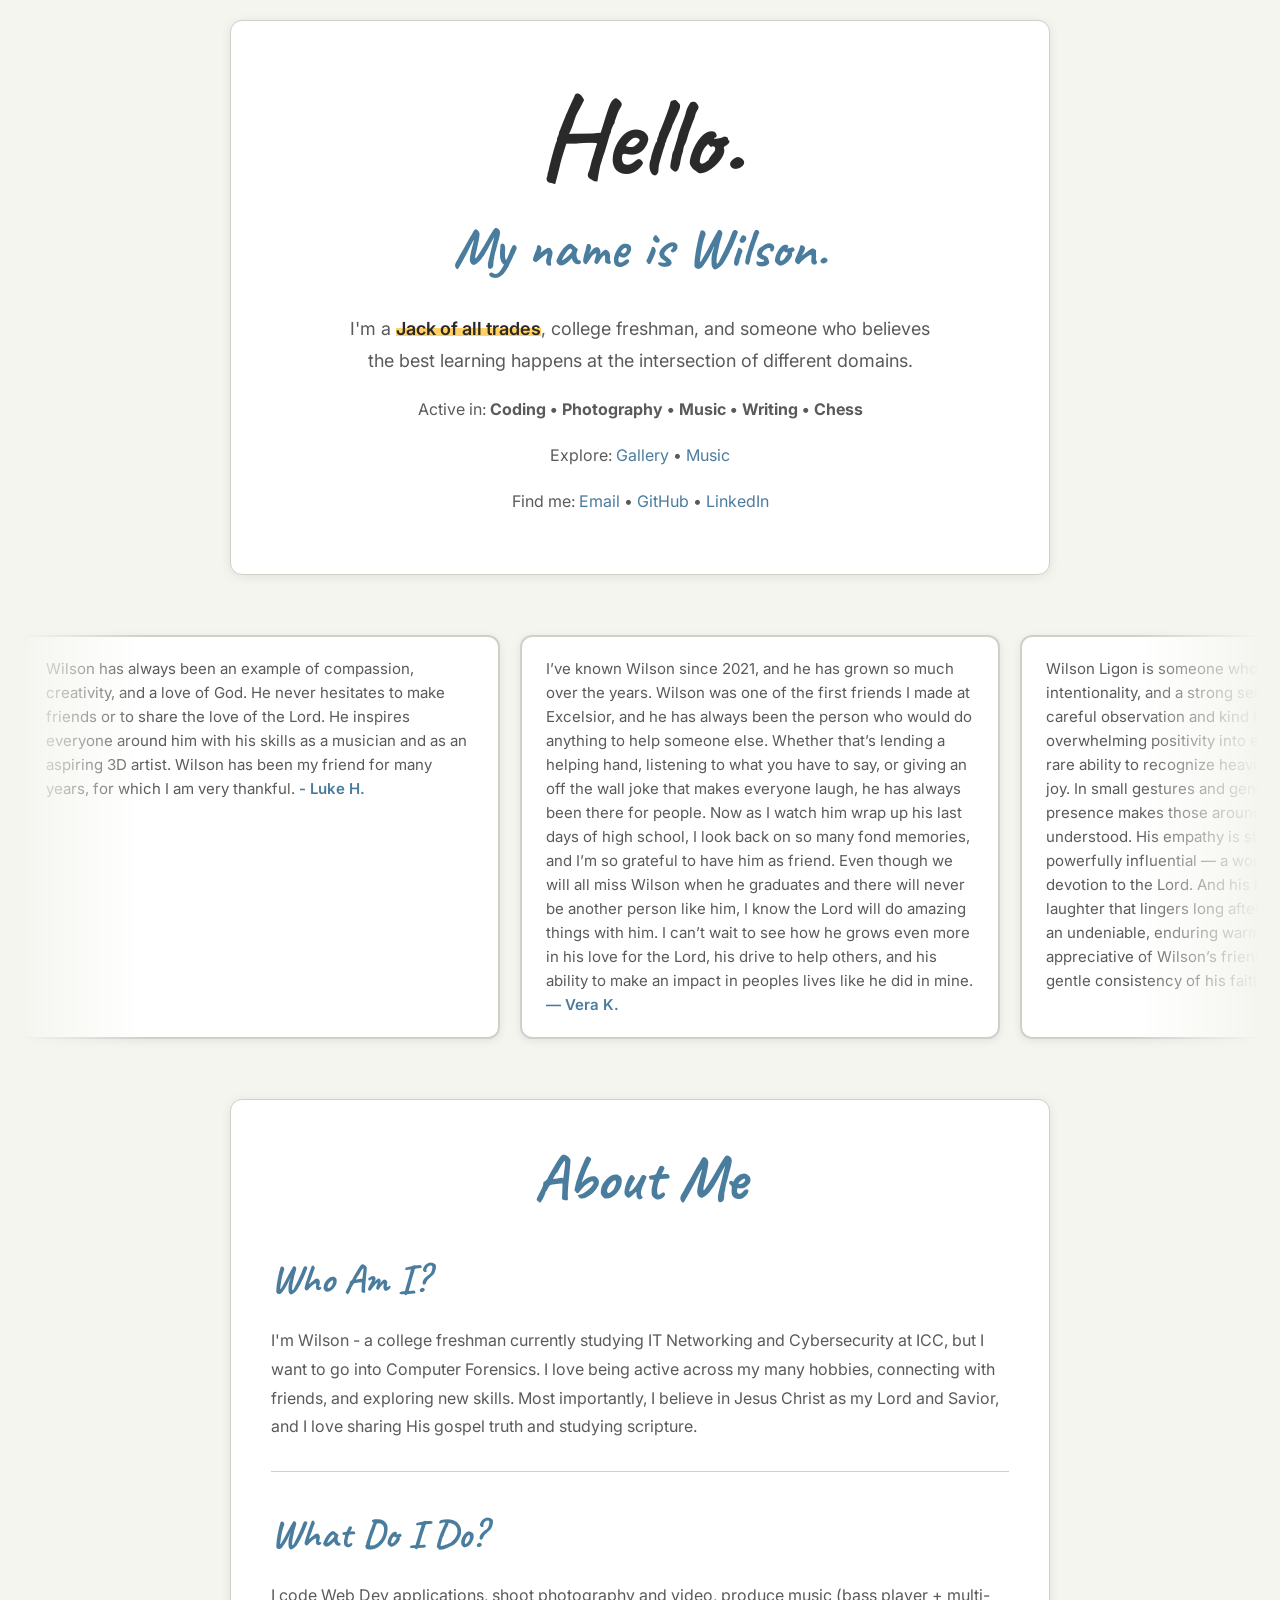
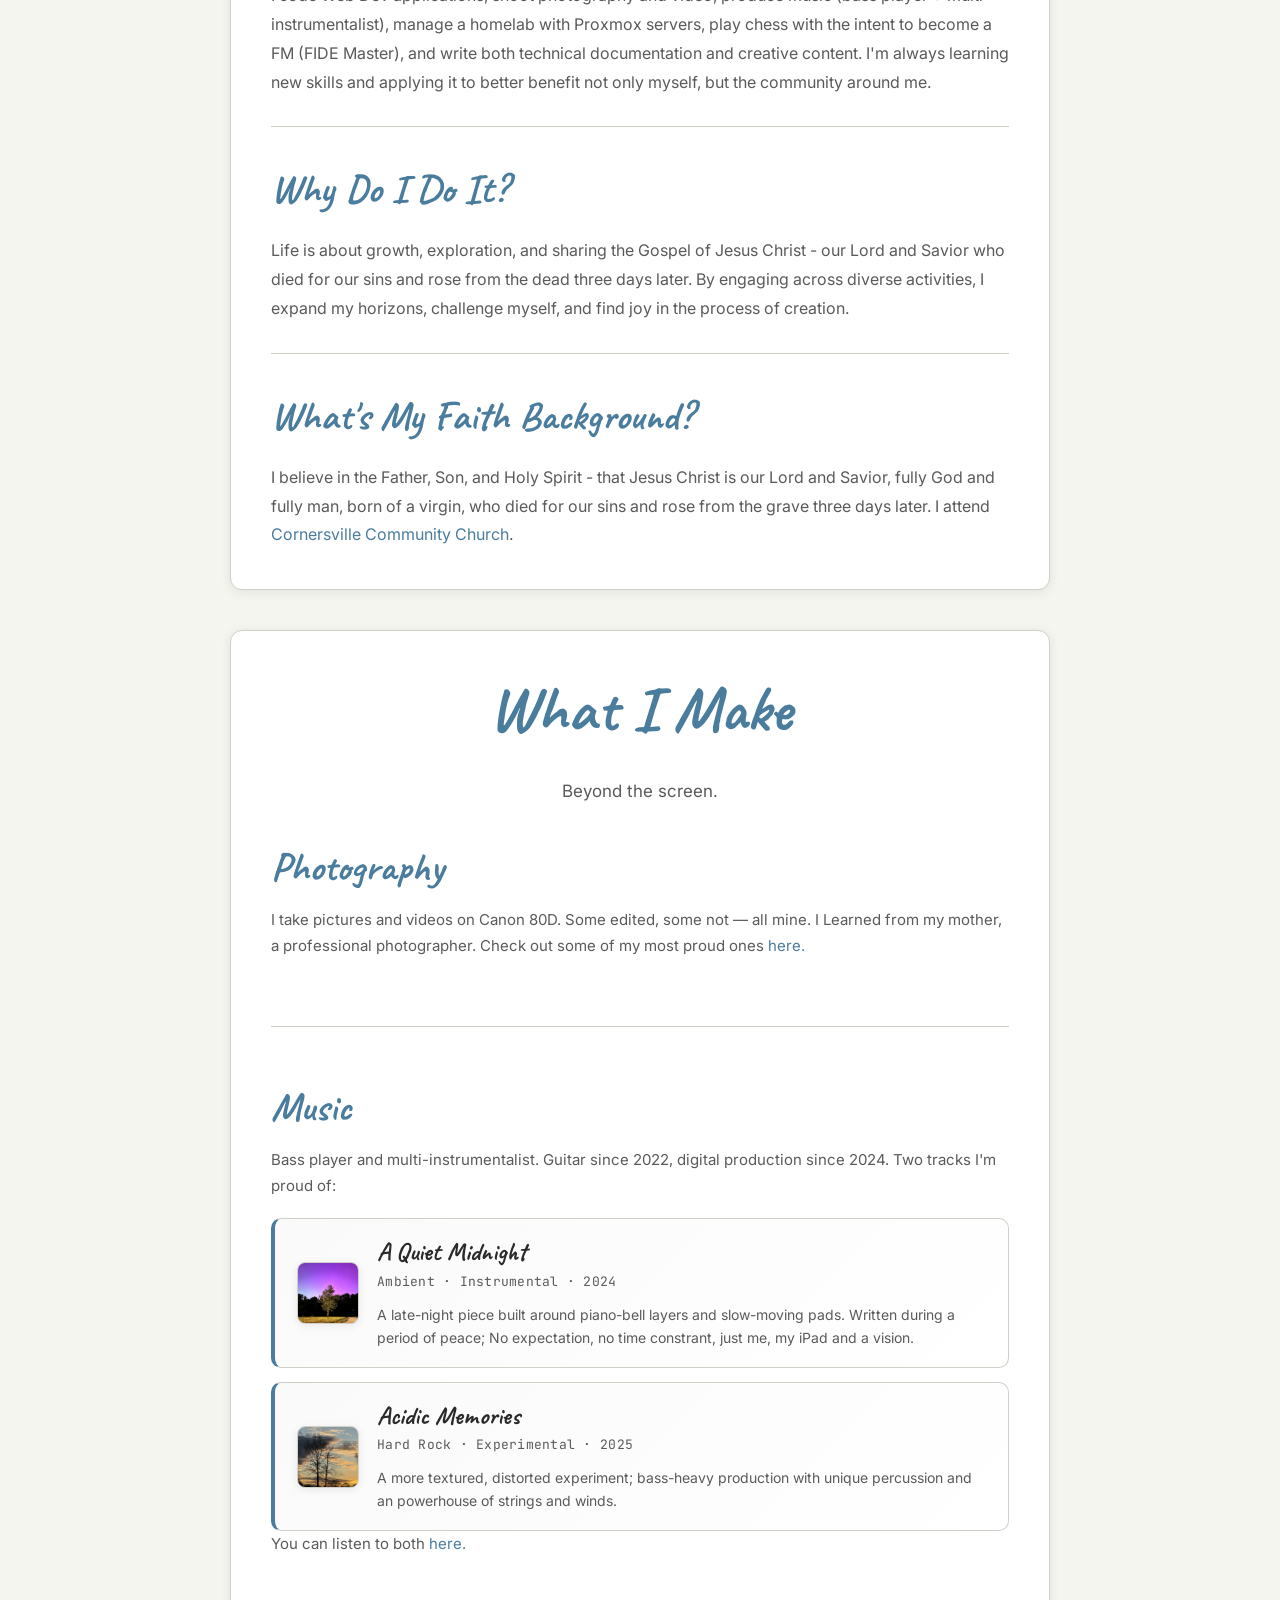
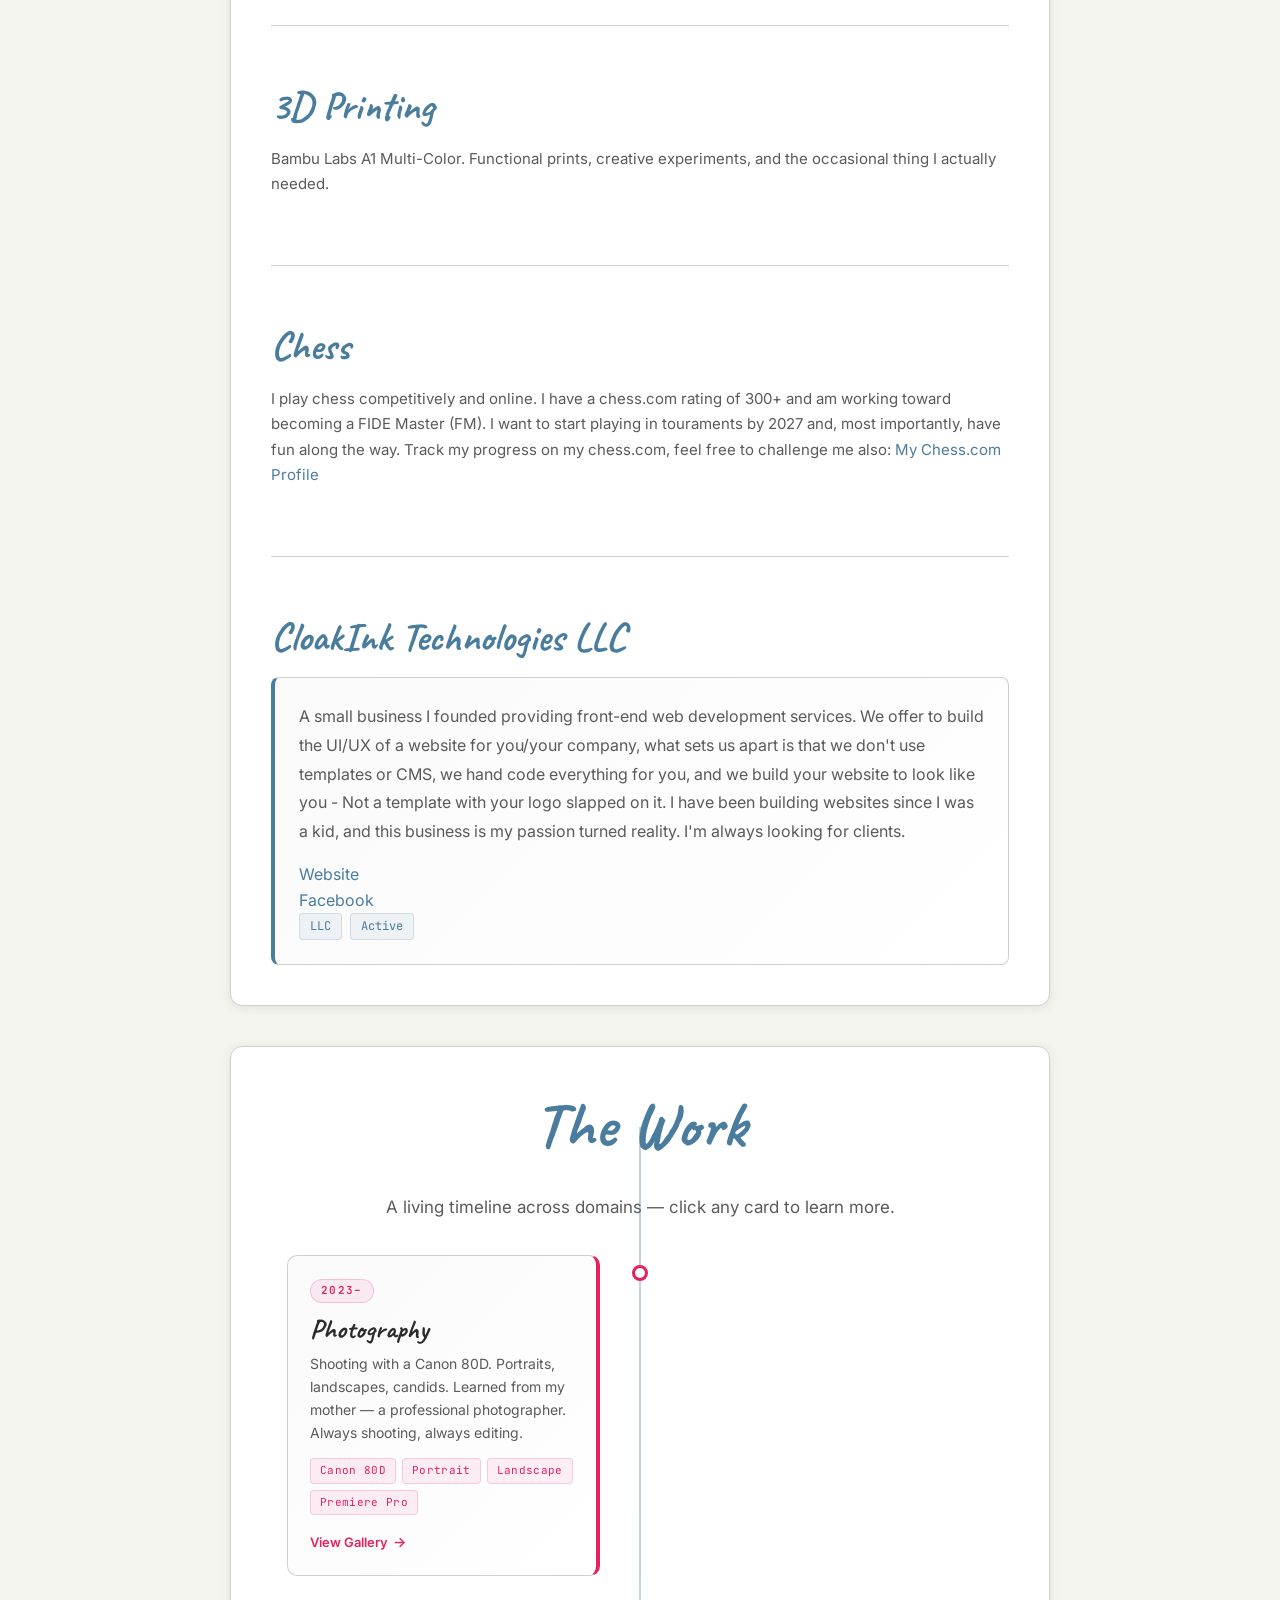
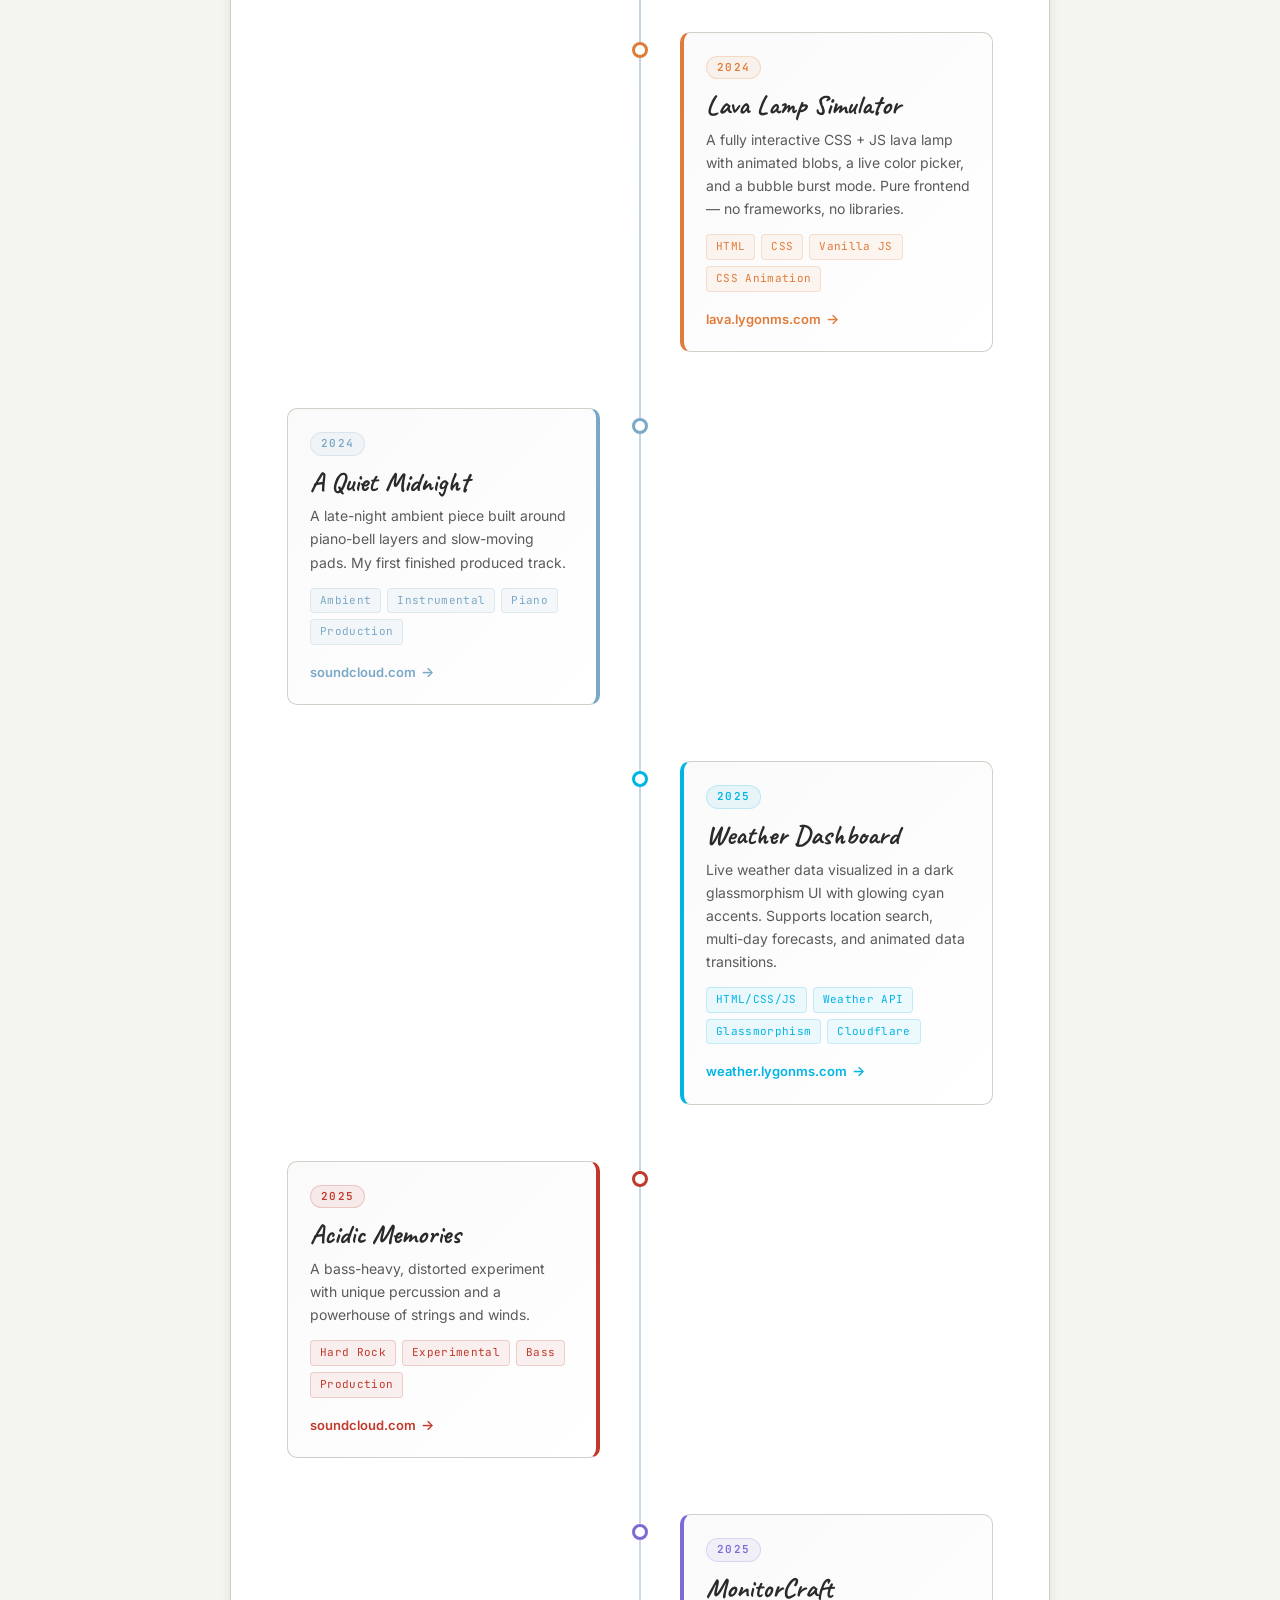
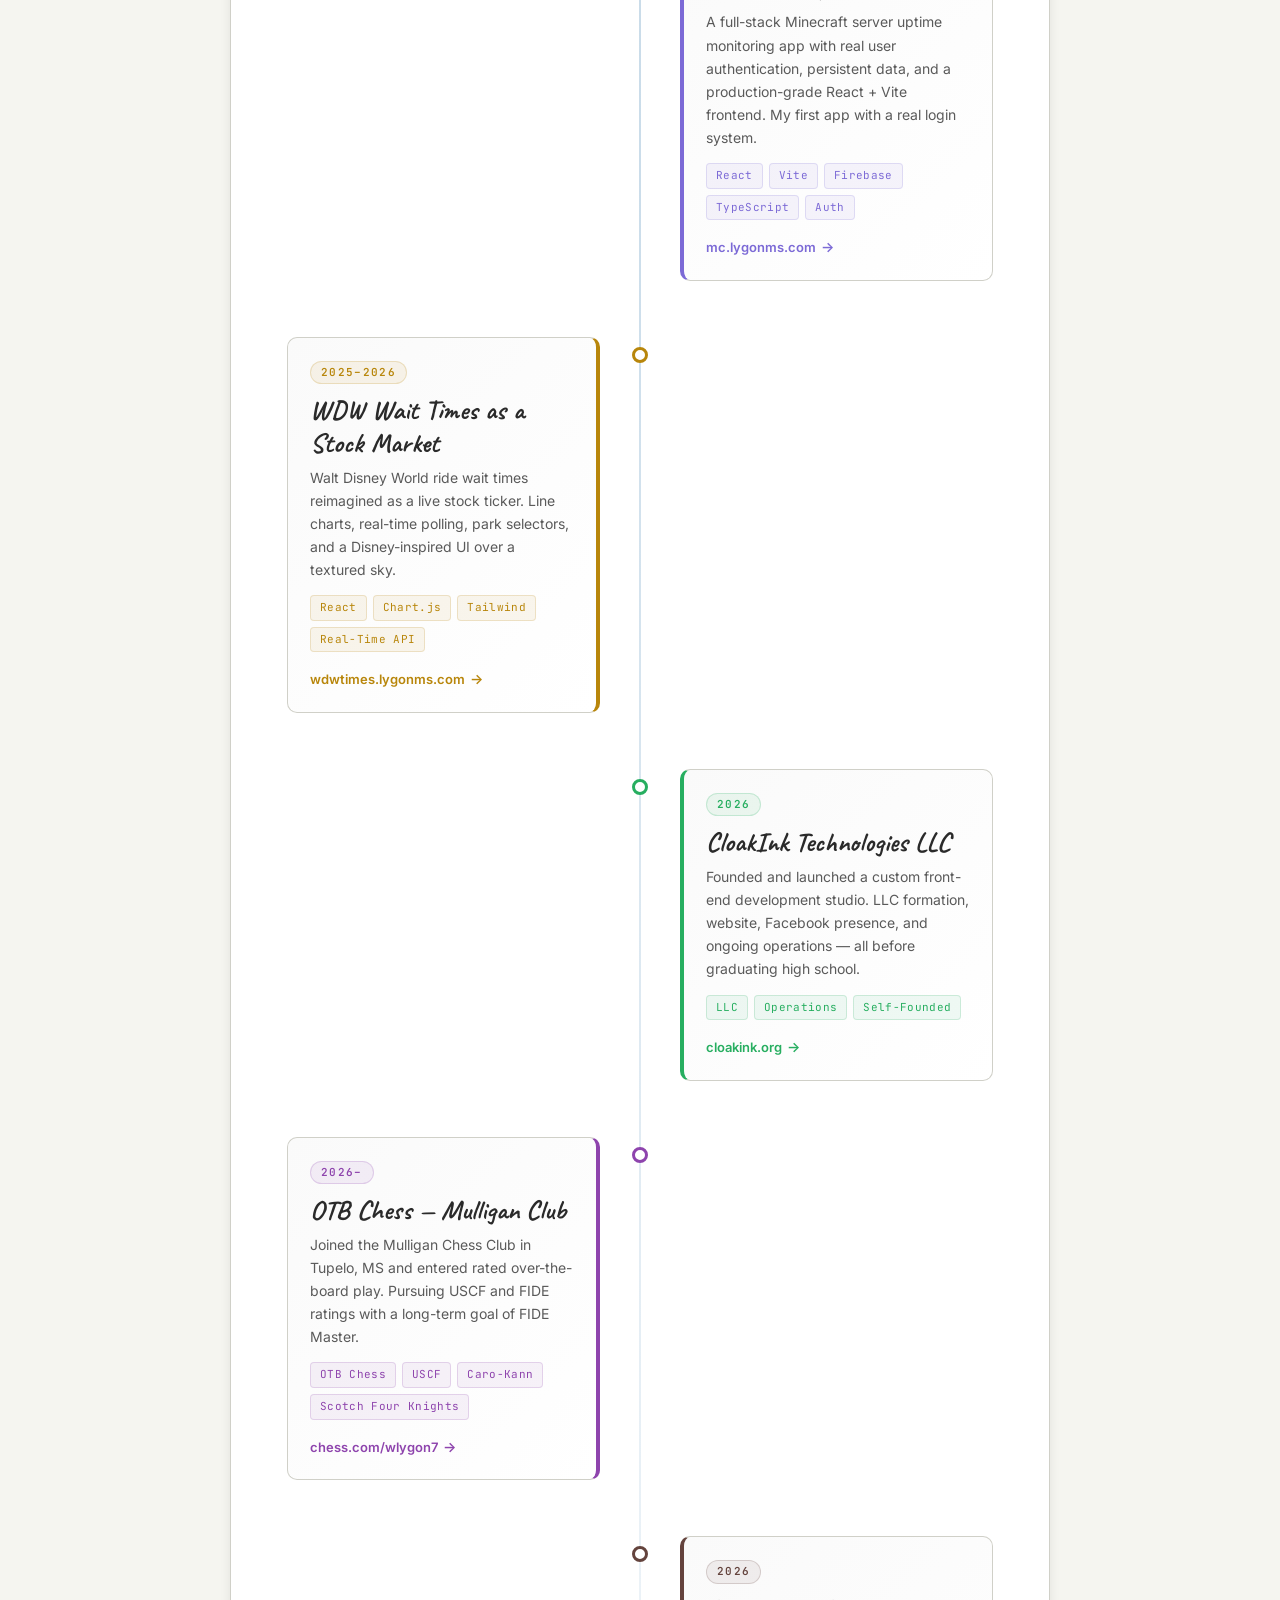
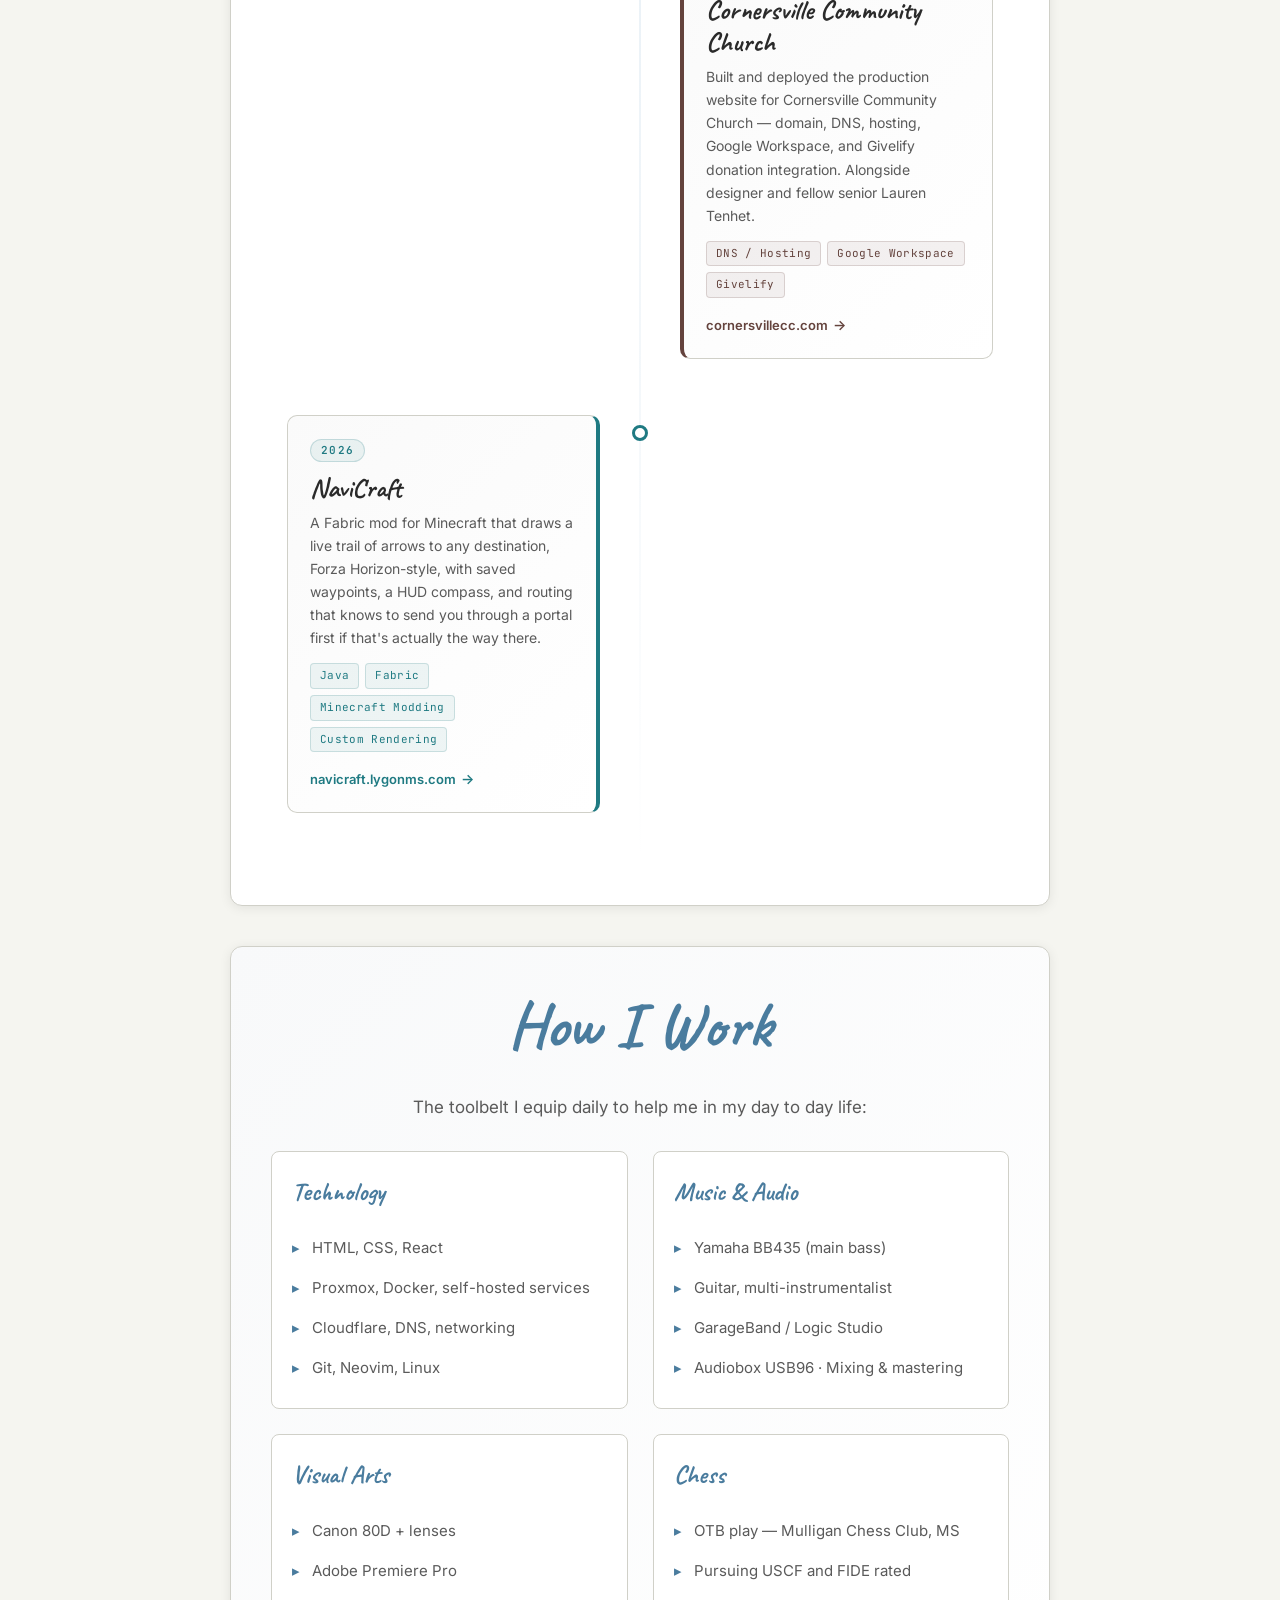
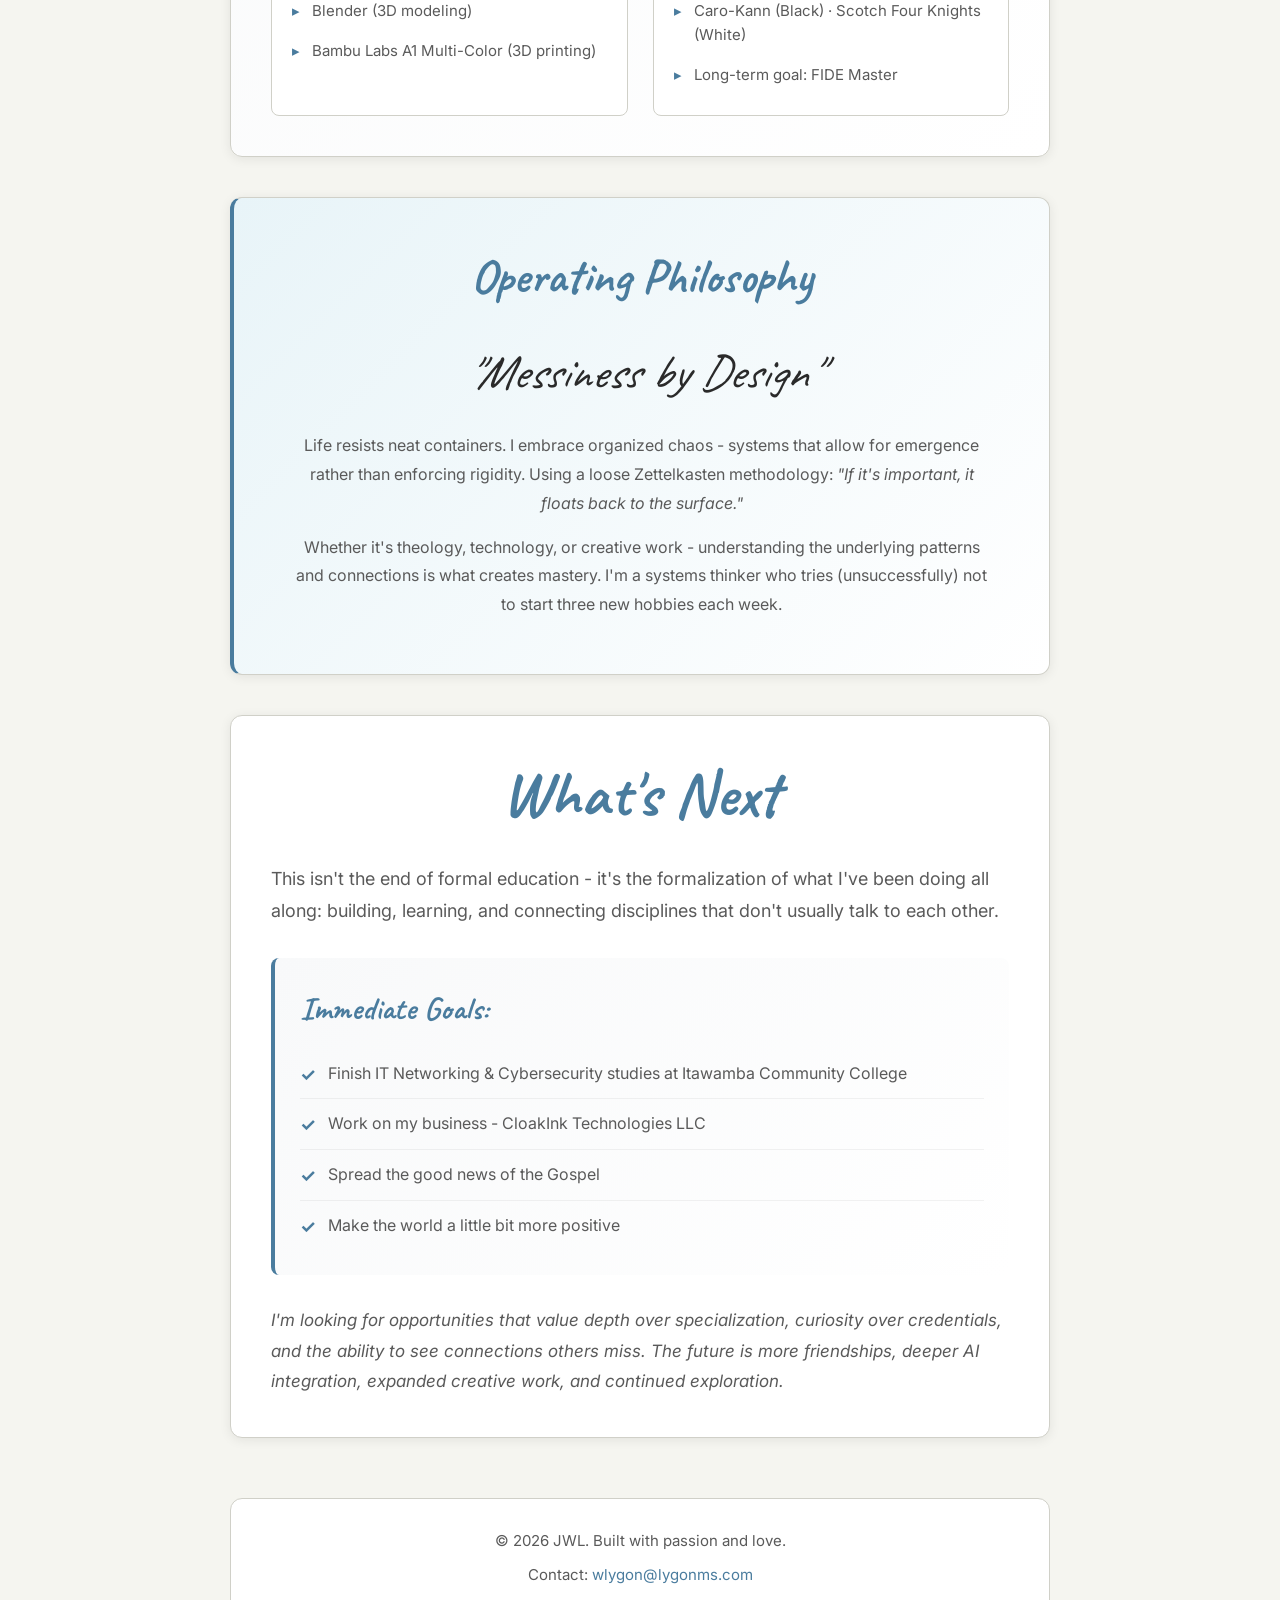
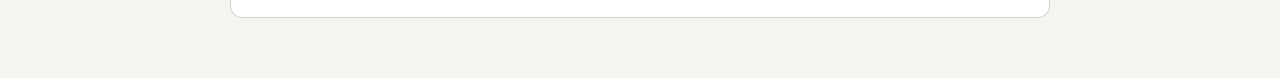
<file: index.html>
<!DOCTYPE html>
<html lang="en">

<head>
    <meta charset="UTF-8">
    <meta name="viewport" content="width=device-width, initial-scale=1.0">
    <!-- ═══════════════════════════════════
         PRIMARY SEO
         ═══════════════════════════════════ -->
    <title>Wilson Ligon | Polymath Technologist</title>
    <meta name="description"
        content="Wilson Ligon — Systems engineer and polymath technologist based in Mississippi. Coding, photography, music, and faith.">
    <meta name="author" content="Wilson Ligon">
    <meta name="robots" content="index, follow">
    <link rel="canonical" href="https://lygonms.com/">
    <!-- ═══════════════════════════════════
         OPEN GRAPH (Facebook, LinkedIn, iMessage)
         ═══════════════════════════════════ -->
    <meta property="og:type" content="website">
    <meta property="og:url" content="https://lygonms.com/">
    <meta property="og:title" content="Wilson Ligon | Polymath Technologist">
    <meta property="og:description"
        content="Systems engineer and polymath technologist. Building at the intersection of technology, music, and faith.">
    <meta property="og:site_name" content="Wilson Ligon">
    <meta property="og:locale" content="en_US">
    <meta property="og:image" content="https://lygonms.com/og-image.png">
    <meta property="og:image:secure_url" content="https://lygonms.com/og-image.png">
    <meta property="og:image:type" content="image/png">
    <meta property="og:image:width" content="1200">
    <meta property="og:image:height" content="630">
    <meta property="og:image:alt" content="Wilson Ligon — Polymath Technologist">
    <!-- ═══════════════════════════════════
         TWITTER / X CARD
         ═══════════════════════════════════ -->
    <meta name="twitter:card" content="summary_large_image">
    <meta name="twitter:url" content="https://lygonms.com/">
    <meta name="twitter:title" content="Wilson Ligon | Web Developer & Polymath Technologist">
    <meta name="twitter:description"
        content="Systems engineer and polymath technologist. Building at the intersection of technology, music, and faith.">
    <meta name="twitter:image" content="https://lygonms.com/og-image.png">
    <meta name="twitter:image:alt" content="Wilson Ligon — Polymath Technologist">
    <!-- ═══════════════════════════════════
         STRUCTURED DATA — ProfilePage + Person
         (Google's preferred type for portfolio/about pages)
         ═══════════════════════════════════ -->
    <script type="application/ld+json">
    {
      "@context": "https://schema.org",
      "@type": "ProfilePage",
      "url": "https://lygonms.com/",
      "mainEntity": {
        "@type": "Person",
        "name": "Wilson Ligon",
        "url": "https://lygonms.com/",
        "email": "wlygon@lygonms.com",
        "image": "https://lygonms.com/og-image.png",
        "jobTitle": "Systems Engineer",
        "description": "Polymath technologist and IT professional based in Mississippi.",
        "address": {
          "@type": "PostalAddress",
          "addressRegion": "MS",
          "addressCountry": "US"
        },
        "knowsAbout": [
          "Web Development",
          "React",
          "IT Networking",
          "Self Hosting",
          "Cybersecurity",
          "Proxmox",
          "Chess",
          "Homelab Infrastructure",
          "Photography",
          "Music Production"
        ],
        "sameAs": [
          "https://github.com/wlygon7",
          "https://www.facebook.com/profile.php?id=61570877857755"
        ]
      }
    }
    </script>
    <!-- ═══════════════════════════════════
         FAVICON
         ═══════════════════════════════════ -->
    <link rel="icon" type="image/png" sizes="32x32" href="/favicon-32x32.png">
    <link rel="icon" type="image/png" sizes="16x16" href="/favicon-16x16.png">
    <link rel="apple-touch-icon" sizes="180x180" href="/apple-touch-icon.png">
    <link rel="manifest" href="/site.webmanifest">
    <meta name="theme-color" content="#4a7c9e">
    <!-- ═══════════════════════════════════
         FONTS & STYLES
         ═══════════════════════════════════ -->
    <style>
        /* === BASE STYLES === */
        :root {
            --paper-bg: #f5f5f0;
            --card-bg: #ffffff;
            --text-dark: #2a2a2a;
            --text-gray: #5a5a5a;
            --accent: #4a7c9e;
            --accent-light: #6b9ec4;
            --border: #d0d0c8;
            --shadow: rgba(0, 0, 0, 0.08);
            --highlight: #ffd166;
        }

        * {
            margin: 0;
            padding: 0;
            box-sizing: border-box;
        }

        html {
            overflow-x: hidden;
        }

        body {
            font-family: 'Inter', -apple-system, BlinkMacSystemFont, 'Segoe UI', sans-serif;
            background-color: var(--paper-bg);
            color: var(--text-dark);
            line-height: 1.6;
            padding: 20px;
            padding-bottom: 60px;
            overflow-x: hidden;
            -webkit-text-size-adjust: 100%;
        }

        .links-hint {
            font-style: italic;
            text-decoration: line-through;
        }

        /* Handwritten elements use Caveat */
        h1,
        h2,
        h3,
        .hero-title,
        .section-title,
        .question {
            font-family: 'Caveat', cursive;
            font-weight: 700;
        }

        /* === CONTAINER CARDS === */
        .container {
            max-width: 820px;
            margin: 0 auto 40px;
            background-color: var(--card-bg);
            padding: 40px;
            border-radius: 12px;
            box-shadow: 0 2px 12px var(--shadow);
            border: 1px solid var(--border);
        }

        /* === NOTICE CARD === */
        .notice-card {
            max-width: 820px;
            margin: 0 auto 30px;
            background: linear-gradient(135deg, #fff3cd 0%, #fff9e6 100%);
            padding: 20px 30px;
            border-radius: 12px;
            border: 2px solid #ffd166;
            box-shadow: 0 2px 8px rgba(255, 209, 102, 0.2);
        }

        .notice-card p {
            font-family: 'Inter', sans-serif;
            font-size: 16px;
            line-height: 1.6;
            color: var(--text-dark);
            margin: 0;
        }

        /* === HERO SECTION === */
        .hero {
            text-align: center;
            padding: 60px 40px;
        }

        .hero-title {
            font-size: clamp(4rem, 10vw, 7rem);
            margin-bottom: 10px;
            line-height: 1;
            color: var(--text-dark);
        }

        .hero-subtitle {
            font-size: clamp(2rem, 5vw, 3.5rem);
            margin-bottom: 20px;
            color: var(--accent);
        }

        .hero-description {
            font-size: 18px;
            line-height: 1.8;
            max-width: 600px;
            margin: 0 auto 20px;
            color: var(--text-gray);
        }

        .highlight {
            background: linear-gradient(120deg, var(--highlight) 0%, var(--highlight) 100%);
            background-repeat: no-repeat;
            background-size: 100% 40%;
            background-position: 0 85%;
            font-weight: 600;
            color: var(--text-dark);
        }

        .tagline {
            font-size: 16px;
            color: var(--text-gray);
            margin-top: 20px;
        }

        /* === SECTION TITLES === */
        .section-title {
            font-size: clamp(2.5rem, 6vw, 4rem);
            margin-bottom: 30px;
            text-align: center;
            color: var(--accent);
            line-height: 1.2;
        }

        .section-intro {
            text-align: center;
            font-size: 17px;
            color: var(--text-gray);
            margin-bottom: 30px;
            max-width: 600px;
            margin-left: auto;
            margin-right: auto;
        }

        /* === ABOUT SECTION === */
        .about-block {
            margin-bottom: 30px;
            padding-bottom: 30px;
            border-bottom: 1px solid var(--border);
        }

        .about-block:last-child {
            border-bottom: none;
            margin-bottom: 0;
            padding-bottom: 0;
        }

        .question {
            font-size: clamp(1.8rem, 4vw, 2.5rem);
            margin-bottom: 15px;
            color: var(--accent);
        }

        .answer {
            font-size: 16px;
            line-height: 1.8;
            color: var(--text-gray);
        }

        /* === PROJECT CARDS === */
        .project-card {
            background: linear-gradient(135deg, #fafafa 0%, #ffffff 100%);
            border: 1px solid var(--border);
            border-left: 4px solid var(--accent);
            border-radius: 8px;
            padding: 25px;
            margin-bottom: 20px;
            transition: all 0.3s ease;
        }

        .project-card:hover {
            border-left-color: var(--accent-light);
            box-shadow: 0 4px 16px var(--shadow);
            transform: translateX(4px);
        }

        .project-title {
            font-size: clamp(1.5rem, 3vw, 2rem);
            margin-bottom: 12px;
            color: var(--text-dark);
        }

        .project-description {
            font-size: 16px;
            line-height: 1.7;
            color: var(--text-gray);
        }

        /* === TIMELINE CONTAINER === */
        .timeline-section {
            position: relative;
            padding: 40px;
        }

        /* Vertical spine */
        .timeline-spine {
            position: absolute;
            left: 50%;
            top: 80px;
            bottom: 40px;
            width: 2px;
            background: linear-gradient(to bottom, var(--accent), var(--accent-light), transparent);
            transform: translateX(-50%);
            opacity: 0.35;
        }

        /* === INDIVIDUAL ENTRY === */
        .timeline-entries {
            position: relative;
            display: flex;
            flex-direction: column;
            gap: 0;
        }

        .tl-entry {
            display: grid;
            grid-template-columns: 1fr 48px 1fr;
            align-items: start;
            margin-bottom: 48px;
            cursor: pointer;
        }

        /* Left entries: content left, dot center, empty right */
        .tl-entry.left .tl-content {
            grid-column: 1;
            grid-row: 1;
        }

        .tl-entry.left .tl-dot {
            grid-column: 2;
            grid-row: 1;
        }

        .tl-entry.left .tl-empty {
            grid-column: 3;
            grid-row: 1;
        }

        /* Right entries: empty left, dot center, content right */
        .tl-entry.right .tl-empty {
            grid-column: 1;
            grid-row: 1;
        }

        .tl-entry.right .tl-dot {
            grid-column: 2;
            grid-row: 1;
        }

        .tl-entry.right .tl-content {
            grid-column: 3;
            grid-row: 1;
        }

        /* === DOT === */
        .tl-dot {
            display: flex;
            align-items: flex-start;
            justify-content: center;
            padding-top: 14px;
            position: relative;
            z-index: 2;
        }

        .tl-dot-inner {
            width: 16px;
            height: 16px;
            border-radius: 50%;
            background: var(--card-bg);
            border: 3px solid var(--accent);
            transition: all 0.3s ease;
            box-shadow: 0 0 0 0 rgba(74, 124, 158, 0.3);
        }

        .tl-entry:hover .tl-dot-inner,
        .tl-entry.active .tl-dot-inner {
            background: var(--accent);
            box-shadow: 0 0 0 6px rgba(74, 124, 158, 0.2);
            transform: scale(1.2);
        }

        /* === CONTENT CARD === */
        .tl-content {
            padding: 4px 16px;
        }

        .tl-card {
            background: linear-gradient(135deg, #fafafa 0%, #fff 100%);
            border: 1px solid var(--border);
            border-radius: 10px;
            padding: 20px 22px;
            transition: all 0.3s ease;
            position: relative;
        }

        .tl-entry.left .tl-card {
            border-right: 4px solid var(--accent);
        }

        .tl-entry.right .tl-card {
            border-left: 4px solid var(--accent);
        }

        .tl-entry:hover .tl-card,
        .tl-entry.active .tl-card {
            box-shadow: 0 6px 24px rgba(0, 0, 0, 0.10);
            transform: translateY(-2px);
        }

        /* Year badge */
        .tl-year {
            font-family: 'JetBrains Mono', 'Courier New', monospace;
            font-size: 11px;
            font-weight: 600;
            letter-spacing: 0.12em;
            text-transform: uppercase;
            color: var(--accent);
            background: rgba(74, 124, 158, 0.08);
            border: 1px solid rgba(74, 124, 158, 0.2);
            border-radius: 999px;
            padding: 2px 10px;
            display: inline-block;
            margin-bottom: 10px;
        }

        .tl-title {
            font-family: 'Caveat', cursive;
            font-size: 1.7rem;
            font-weight: 700;
            color: var(--text-dark);
            margin-bottom: 6px;
            line-height: 1.2;
        }

        .tl-desc {
            font-size: 14px;
            line-height: 1.65;
            color: var(--text-gray);
            margin-bottom: 14px;
        }

        /* Tech tags */
        .tl-tags {
            display: flex;
            flex-wrap: wrap;
            gap: 6px;
            margin-bottom: 14px;
        }

        .tl-tag {
            font-size: 11px;
            font-family: 'JetBrains Mono', monospace;
            padding: 3px 9px;
            border-radius: 4px;
            background: rgba(74, 124, 158, 0.08);
            border: 1px solid rgba(74, 124, 158, 0.18);
            color: var(--accent);
            letter-spacing: 0.03em;
        }

        /* Visit link */
        .tl-link {
            display: inline-flex;
            align-items: center;
            gap: 5px;
            font-size: 13px;
            font-weight: 600;
            color: var(--accent);
            text-decoration: none;
            border-bottom: none !important;
            transition: gap 0.2s ease, color 0.2s ease;
        }

        .tl-link:hover {
            color: var(--accent-light);
            gap: 8px;
        }

        .tl-link::after {
            content: '→';
            font-size: 14px;
        }

        /* === EXPANDED PANEL === */
        .tl-expand {
            max-height: 0;
            overflow: hidden;
            transition: max-height 0.4s cubic-bezier(0.4, 0, 0.2, 1), opacity 0.3s ease;
            opacity: 0;
        }

        .tl-entry.active .tl-expand {
            max-height: 400px;
            opacity: 1;
        }

        .tl-expand-inner {
            padding-top: 14px;
            border-top: 1px solid var(--border);
            margin-top: 14px;
        }

        .tl-expand-inner p {
            font-size: 13px;
            color: var(--text-gray);
            line-height: 1.7;
        }

        /* === NEW PROJECT TYPES === */

        .tl-entry[data-project="chess"] .tl-dot-inner {
            border-color: #8e44ad;
        }

        .tl-entry[data-project="chess"]:hover .tl-dot-inner,
        .tl-entry[data-project="chess"].active .tl-dot-inner {
            background: #8e44ad;
            box-shadow: 0 0 0 6px rgba(142, 68, 173, 0.2);
        }

        .tl-entry[data-project="chess"].left .tl-card {
            border-right-color: #8e44ad;
        }

        .tl-entry[data-project="chess"].right .tl-card {
            border-left-color: #8e44ad;
        }

        .tl-entry[data-project="chess"] .tl-year {
            color: #8e44ad;
            background: rgba(142, 68, 173, 0.08);
            border-color: rgba(142, 68, 173, 0.2);
        }

        .tl-entry[data-project="chess"] .tl-tag {
            color: #8e44ad;
            background: rgba(142, 68, 173, 0.07);
            border-color: rgba(142, 68, 173, 0.18);
        }

        .tl-entry[data-project="chess"] .tl-link {
            color: #8e44ad;
        }

        .tl-entry[data-project="photo"] .tl-dot-inner {
            border-color: #e6225d;
        }

        .tl-entry[data-project="photo"]:hover .tl-dot-inner,
        .tl-entry[data-project="photo"].active .tl-dot-inner {
            background: #e6225d;
            box-shadow: 0 0 0 6px rgba(230, 34, 125, 0.2);
        }

        .tl-entry[data-project="photo"].left .tl-card {
            border-right-color: #e6225d;
        }

        .tl-entry[data-project="photo"].right .tl-card {
            border-left-color: #e6225d;
        }

        .tl-entry[data-project="photo"] .tl-year {
            color: #e6225d;
            background: rgba(230, 34, 125, 0.08);
            border-color: rgba(230, 34, 125, 0.2);
        }

        .tl-entry[data-project="photo"] .tl-tag {
            color: #e6225d;
            background: rgba(230, 34, 125, 0.07);
            border-color: rgba(230, 34, 125, 0.18);
        }

        .tl-entry[data-project="photo"] .tl-link {
            color: #e6225d;
        }

        .tl-entry[data-project="business"] .tl-dot-inner {
            border-color: #27ae60;
        }

        .tl-entry[data-project="business"]:hover .tl-dot-inner,
        .tl-entry[data-project="business"].active .tl-dot-inner {
            background: #27ae60;
            box-shadow: 0 0 0 6px rgba(39, 174, 96, 0.2);
        }

        .tl-entry[data-project="business"].left .tl-card {
            border-right-color: #27ae60;
        }

        .tl-entry[data-project="business"].right .tl-card {
            border-left-color: #27ae60;
        }

        .tl-entry[data-project="business"] .tl-year {
            color: #27ae60;
            background: rgba(39, 174, 96, 0.08);
            border-color: rgba(39, 174, 96, 0.2);
        }

        .tl-entry[data-project="business"] .tl-tag {
            color: #27ae60;
            background: rgba(39, 174, 96, 0.07);
            border-color: rgba(39, 174, 96, 0.18);
        }

        .tl-entry[data-project="business"] .tl-link {
            color: #27ae60;
        }

        .tl-entry[data-project="lava"] .tl-dot-inner {
            border-color: #e07b39;
        }

        .tl-entry[data-project="lava"]:hover .tl-dot-inner,
        .tl-entry[data-project="lava"].active .tl-dot-inner {
            background: #e07b39;
            box-shadow: 0 0 0 6px rgba(224, 123, 57, 0.2);
        }

        .tl-entry[data-project="lava"].right .tl-card {
            border-left-color: #e07b39;
        }

        .tl-entry[data-project="lava"].left .tl-card {
            border-right-color: #e07b39;
        }

        .tl-entry[data-project="lava"] .tl-year {
            color: #e07b39;
            background: rgba(224, 123, 57, 0.08);
            border-color: rgba(224, 123, 57, 0.2);
        }

        .tl-entry[data-project="lava"] .tl-tag {
            color: #e07b39;
            background: rgba(224, 123, 57, 0.07);
            border-color: rgba(224, 123, 57, 0.18);
        }

        .tl-entry[data-project="lava"] .tl-link {
            color: #e07b39;
        }

        .tl-entry[data-project="weather"] .tl-dot-inner {
            border-color: #00b4e6;
        }

        .tl-entry[data-project="weather"]:hover .tl-dot-inner,
        .tl-entry[data-project="weather"].active .tl-dot-inner {
            background: #00b4e6;
            box-shadow: 0 0 0 6px rgba(0, 180, 230, 0.2);
        }

        .tl-entry[data-project="weather"].left .tl-card {
            border-right-color: #00b4e6;
        }

        .tl-entry[data-project="weather"].right .tl-card {
            border-left-color: #00b4e6;
        }

        .tl-entry[data-project="weather"] .tl-year {
            color: #00b4e6;
            background: rgba(0, 180, 230, 0.08);
            border-color: rgba(0, 180, 230, 0.2);
        }

        .tl-entry[data-project="weather"] .tl-tag {
            color: #00b4e6;
            background: rgba(0, 180, 230, 0.07);
            border-color: rgba(0, 180, 230, 0.18);
        }

        .tl-entry[data-project="weather"] .tl-link {
            color: #00b4e6;
        }

        .tl-entry[data-project="mc"] .tl-dot-inner {
            border-color: #7c6ad6;
        }

        .tl-entry[data-project="mc"]:hover .tl-dot-inner,
        .tl-entry[data-project="mc"].active .tl-dot-inner {
            background: #7c6ad6;
            box-shadow: 0 0 0 6px rgba(124, 106, 214, 0.2);
        }

        .tl-entry[data-project="mc"].left .tl-card {
            border-right-color: #7c6ad6;
        }

        .tl-entry[data-project="mc"].right .tl-card {
            border-left-color: #7c6ad6;
        }

        .tl-entry[data-project="mc"] .tl-year {
            color: #7c6ad6;
            background: rgba(124, 106, 214, 0.08);
            border-color: rgba(124, 106, 214, 0.2);
        }

        .tl-entry[data-project="mc"] .tl-tag {
            color: #7c6ad6;
            background: rgba(124, 106, 214, 0.07);
            border-color: rgba(124, 106, 214, 0.18);
        }

        .tl-entry[data-project="mc"] .tl-link {
            color: #7c6ad6;
        }

        .tl-entry[data-project="wdw"] .tl-dot-inner {
            border-color: #b8860b;
        }

        .tl-entry[data-project="wdw"]:hover .tl-dot-inner,
        .tl-entry[data-project="wdw"].active .tl-dot-inner {
            background: #b8860b;
            box-shadow: 0 0 0 6px rgba(184, 134, 11, 0.2);
        }

        .tl-entry[data-project="wdw"].left .tl-card {
            border-right-color: #b8860b;
        }

        .tl-entry[data-project="wdw"].right .tl-card {
            border-left-color: #b8860b;
        }

        .tl-entry[data-project="wdw"] .tl-year {
            color: #b8860b;
            background: rgba(184, 134, 11, 0.08);
            border-color: rgba(184, 134, 11, 0.2);
        }

        .tl-entry[data-project="wdw"] .tl-tag {
            color: #b8860b;
            background: rgba(184, 134, 11, 0.07);
            border-color: rgba(184, 134, 11, 0.18);
        }

        .tl-entry[data-project="wdw"] .tl-link {
            color: #b8860b;
        }

        .tl-entry[data-project="church"] .tl-dot-inner {
            border-color: #64433d;
        }

        .tl-entry[data-project="church"]:hover .tl-dot-inner,
        .tl-entry[data-project="church"].active .tl-dot-inner {
            background: #64433d;
            box-shadow: 0 0 0 6px rgba(100, 67, 61, 0.2);
        }

        .tl-entry[data-project="church"].left .tl-card {
            border-right-color: #64433d;
        }

        .tl-entry[data-project="church"].right .tl-card {
            border-left-color: #64433d;
        }

        .tl-entry[data-project="church"] .tl-year {
            color: #64433d;
            background: rgba(100, 67, 61, 0.08);
            border-color: rgba(100, 67, 61, 0.2);
        }

        .tl-entry[data-project="church"] .tl-tag {
            color: #64433d;
            background: rgba(100, 67, 61, 0.07);
            border-color: rgba(100, 67, 61, 0.18);
        }

        .tl-entry[data-project="church"] .tl-link {
            color: #64433d;
        }

        .tl-entry[data-project="aqm"] .tl-dot-inner {
            border-color: #7aa8c7;
        }

        .tl-entry[data-project="aqm"]:hover .tl-dot-inner,
        .tl-entry[data-project="aqm"].active .tl-dot-inner {
            background: #7aa8c7;
            box-shadow: 0 0 0 6px rgba(122, 168, 199, 0.2);
        }

        .tl-entry[data-project="aqm"].left .tl-card {
            border-right-color: #7aa8c7;
        }

        .tl-entry[data-project="aqm"].right .tl-card {
            border-left-color: #7aa8c7;
        }

        .tl-entry[data-project="aqm"] .tl-year {
            color: #7aa8c7;
            background: rgba(122, 168, 199, 0.08);
            border-color: rgba(122, 168, 199, 0.2);
        }

        .tl-entry[data-project="aqm"] .tl-tag {
            color: #7aa8c7;
            background: rgba(122, 168, 199, 0.07);
            border-color: rgba(122, 168, 199, 0.18);
        }

        .tl-entry[data-project="aqm"] .tl-link {
            color: #7aa8c7;
        }

        .tl-entry[data-project="acidic"] .tl-dot-inner {
            border-color: #c0392b;
        }

        .tl-entry[data-project="acidic"]:hover .tl-dot-inner,
        .tl-entry[data-project="acidic"].active .tl-dot-inner {
            background: #c0392b;
            box-shadow: 0 0 0 6px rgba(192, 57, 43, 0.2);
        }

        .tl-entry[data-project="acidic"].right .tl-card {
            border-left-color: #c0392b;
        }

        .tl-entry[data-project="acidic"].left .tl-card {
            border-right-color: #c0392b;
        }

        .tl-entry[data-project="acidic"] .tl-year {
            color: #c0392b;
            background: rgba(192, 57, 43, 0.08);
            border-color: rgba(192, 57, 43, 0.2);
        }

        .tl-entry[data-project="acidic"] .tl-tag {
            color: #c0392b;
            background: rgba(192, 57, 43, 0.07);
            border-color: rgba(192, 57, 43, 0.18);
        }

        .tl-entry[data-project="acidic"] .tl-link {
            color: #c0392b;
        }

        .tl-entry[data-project="navicraft"] .tl-dot-inner {
            border-color: #1F7A82;
        }

        .tl-entry[data-project="navicraft"]:hover .tl-dot-inner,
        .tl-entry[data-project="navicraft"].active .tl-dot-inner {
            background: #1F7A82;
            box-shadow: 0 0 0 6px rgba(31, 122, 130, 0.2);
        }

        .tl-entry[data-project="navicraft"].left .tl-card {
            border-right-color: #1F7A82;
        }

        .tl-entry[data-project="navicraft"].right .tl-card {
            border-left-color: #1F7A82;
        }

        .tl-entry[data-project="navicraft"] .tl-year {
            color: #1F7A82;
            background: rgba(31, 122, 130, 0.08);
            border-color: rgba(31, 122, 130, 0.2);
        }

        .tl-entry[data-project="navicraft"] .tl-tag {
            color: #1F7A82;
            background: rgba(31, 122, 130, 0.07);
            border-color: rgba(31, 122, 130, 0.18);
        }

        .tl-entry[data-project="navicraft"] .tl-link {
            color: #1F7A82;
        }

        /* === RESPONSIVE: stack on mobile (handled at 768px above) === */


        /* === TOOLS SECTION === */
        .tools-section {
            background: linear-gradient(135deg, #f8f9fa 0%, #ffffff 100%);
        }

        .tools-grid {
            display: grid;
            grid-template-columns: repeat(auto-fit, minmax(240px, 1fr));
            gap: 25px;
            margin-top: 30px;
        }

        .tool-category {
            background: var(--card-bg);
            border: 1px solid var(--border);
            border-radius: 8px;
            padding: 20px;
        }

        .tool-category h4 {
            font-family: 'Caveat', cursive;
            font-size: 1.6rem;
            margin-bottom: 15px;
            color: var(--accent);
        }

        .tool-category ul {
            list-style: none;
            padding: 0;
        }

        .tool-category li {
            font-size: 15px;
            color: var(--text-gray);
            padding: 8px 0;
            padding-left: 20px;
            position: relative;
        }

        .tool-category li::before {
            content: "▸";
            position: absolute;
            left: 0;
            color: var(--accent);
        }

        /* === PHILOSOPHY SECTION === */
        .philosophy {
            background: linear-gradient(135deg, #e8f4f8 0%, #ffffff 100%);
            border-left: 4px solid var(--accent);
        }

        .philosophy-title {
            font-size: clamp(2rem, 4vw, 3rem);
            text-align: center;
            color: var(--accent);
            margin-bottom: 20px;
        }

        .philosophy-quote {
            font-family: 'Caveat', cursive;
            font-size: clamp(2rem, 4vw, 3rem);
            text-align: center;
            color: var(--text-dark);
            margin-bottom: 20px;
            font-style: italic;
        }

        .philosophy-text {
            font-size: 16px;
            line-height: 1.8;
            color: var(--text-gray);
            margin-bottom: 15px;
            text-align: center;
            max-width: 700px;
            margin-left: auto;
            margin-right: auto;
        }

        /* === MARQUEE TESTIMONIALS === */
        .marquee {
            --gap: 20px;
            --duration: 40s;
            position: relative;
            overflow: hidden;
            padding: 20px 0;
            margin: 40px 0;
            -webkit-mask-image: linear-gradient(to right, transparent, black 10%, black 90%, transparent);
            mask-image: linear-gradient(to right, transparent, black 10%, black 90%, transparent);
        }

        @keyframes marquee-scroll {
            from {
                transform: translateX(0);
            }

            to {
                transform: translateX(-50%);
            }
        }

        .marquee__track {
            display: flex;
            gap: var(--gap);
            width: max-content;
            will-change: transform;
            animation: marquee-scroll var(--duration) linear infinite;
        }

        .marquee:hover .marquee__track {
            animation-play-state: paused;
        }

        .review {
            font-family: 'Inter', sans-serif;
            flex: 0 0 auto;
            min-width: 320px;
            max-width: 480px;
            padding: 20px 24px;
            border-radius: 12px;
            border: 2px solid var(--border);
            background: var(--card-bg);
            box-shadow: 0 2px 8px var(--shadow);
            line-height: 1.6;
            font-size: 15px;
            color: var(--text-gray);
        }

        .review strong {
            color: var(--accent);
            font-weight: 600;
        }

        @media (prefers-reduced-motion: reduce) {
            .marquee__track {
                transform: none !important;
            }
        }

        /* === WHAT'S NEXT SECTION === */
        .next-intro {
            font-size: 18px;
            line-height: 1.8;
            margin-bottom: 30px;
            color: var(--text-gray);
        }

        .goals {
            background: linear-gradient(135deg, #f8f9fa 0%, #ffffff 100%);
            border-left: 4px solid var(--accent);
            padding: 25px;
            border-radius: 8px;
            margin: 30px 0;
        }

        .goals h3 {
            font-family: 'Caveat', cursive;
            font-size: 2rem;
            color: var(--accent);
            margin-bottom: 15px;
        }

        .goals-list {
            list-style: none;
            padding: 0;
        }

        .goals-list li {
            font-size: 16px;
            color: var(--text-gray);
            padding: 12px 0;
            padding-left: 28px;
            position: relative;
            border-bottom: 1px solid rgba(0, 0, 0, 0.05);
        }

        .goals-list li:last-child {
            border-bottom: none;
        }

        .goals-list li::before {
            content: "✓";
            position: absolute;
            left: 0;
            color: var(--accent);
            font-weight: bold;
            font-size: 18px;
        }

        .closing {
            font-size: 17px;
            line-height: 1.8;
            color: var(--text-gray);
            margin-top: 30px;
            font-style: italic;
        }

        /* === LINKS === */
        a {
            color: var(--accent);
            text-decoration: none;
            border-bottom: 1px solid transparent;
            transition: all 0.2s ease;
        }

        a:hover {
            color: var(--accent-light);
            border-bottom-color: var(--accent-light);
        }

        /* === FOOTER === */
        footer {
            max-width: 820px;
            margin: 60px auto 0;
            padding: 30px 40px;
            background-color: var(--card-bg);
            border-radius: 12px;
            border: 1px solid var(--border);
            text-align: center;
        }

        .footer-content {
            display: flex;
            flex-direction: column;
            gap: 10px;
        }

        .footer-text {
            font-size: 15px;
            color: var(--text-gray);
        }

        .footer-note {
            font-size: 14px;
            color: var(--text-gray);
            font-style: italic;
            margin-top: 10px;
            padding-top: 15px;
            border-top: 1px solid var(--border);
        }

        /* === RESPONSIVE === */
        @media (max-width: 768px) {
            body {
                padding: 12px;
            }

            .container {
                padding: 28px 20px;
                margin-bottom: 24px;
            }

            .hero {
                padding: 36px 20px;
            }

            .notice-card {
                padding: 16px 20px;
            }

            .tools-grid {
                grid-template-columns: 1fr 1fr;
                gap: 16px;
            }

            .review {
                min-width: 260px;
                max-width: 360px;
            }

            /* Collapse timeline to single column at 768px */
            .timeline-spine {
                left: 20px;
            }

            .tl-entry {
                grid-template-columns: 40px 1fr;
            }

            .tl-entry.left .tl-content,
            .tl-entry.right .tl-content {
                grid-column: 2;
                grid-row: 1;
            }

            .tl-entry.left .tl-dot,
            .tl-entry.right .tl-dot {
                grid-column: 1;
                grid-row: 1;
            }

            .tl-entry.left .tl-empty,
            .tl-entry.right .tl-empty {
                display: none;
            }

            .tl-entry.left .tl-card,
            .tl-entry.right .tl-card {
                border-right: 1px solid var(--border);
                border-left: 4px solid;
            }

            /* Re-apply per-project accent colors for left border on mobile */
            .tl-entry[data-project="lava"] .tl-card {
                border-left-color: #e07b39;
            }

            .tl-entry[data-project="weather"] .tl-card {
                border-left-color: #00b4e6;
            }

            .tl-entry[data-project="mc"] .tl-card {
                border-left-color: #7c6ad6;
            }

            .tl-entry[data-project="wdw"] .tl-card {
                border-left-color: #b8860b;
            }

            .tl-entry[data-project="church"] .tl-card {
                border-left-color: #64433d;
            }

            .tl-entry[data-project="aqm"] .tl-card {
                border-left-color: #7aa8c7;
            }

            .tl-entry[data-project="acidic"] .tl-card {
                border-left-color: #c0392b;
            }

            .tl-entry[data-project="chess"] .tl-card {
                border-left-color: #8e44ad;
            }

            .tl-entry[data-project="photo"] .tl-card {
                border-left-color: #e6225d;
            }

            .tl-entry[data-project="business"] .tl-card {
                border-left-color: #27ae60;
            }

            .tl-entry[data-project="navicraft"] .tl-card {
                border-left-color: #1F7A82;
            }

            .tl-dot {
                padding-top: 16px;
                justify-content: flex-end;
                padding-right: 8px;
            }
        }

        /* === iPad 4th Gen — portrait (768×1024) and landscape (1024×768) === */
        @media only screen and (min-device-width: 768px) and (max-device-width: 1024px) and (-webkit-min-device-pixel-ratio: 2) {

            .container {
                max-width: 720px;
            }

            .section-title {
                font-size: 3rem;
            }

            .tools-grid {
                grid-template-columns: 1fr 1fr;
            }

            /* Prevent marquee from causing horizontal overflow */
            .marquee {
                max-width: 100vw;
            }
        }

        @media (max-width: 480px) {
            .container {
                padding: 25px 16px;
            }

            .hero-description {
                font-size: 16px;
            }

            .project-card {
                padding: 20px;
            }

            .tools-grid {
                grid-template-columns: 1fr;
            }
        }

        /* === PRINT STYLES === */
        @media print {
            body {
                background: white;
                padding: 0;
            }

            .container {
                box-shadow: none;
                border: 1px solid #ccc;
                page-break-inside: avoid;
            }

            .marquee {
                display: none;
            }

            .notice-card {
                display: none;
            }

            a {
                color: var(--text-dark);
                border-bottom: 1px solid var(--text-dark);
            }
        }

        /* === CREATIVE SECTION === */
        .creative-block {
            margin-bottom: 48px;
            padding-bottom: 48px;
            border-bottom: 1px solid var(--border);
        }

        .creative-block:last-child {
            margin-bottom: 0;
            padding-bottom: 0;
            border-bottom: none;
        }

        .creative-block-title {
            font-size: clamp(1.8rem, 4vw, 2.5rem);
            color: var(--accent);
            margin-bottom: 8px;
        }

        .creative-block-desc {
            font-size: 15px;
            color: var(--text-gray);
            margin-bottom: 20px;
            line-height: 1.7;
        }

        .gallery-grid-inline {
            columns: 3;
            column-gap: 12px;
            margin-bottom: 10px;
        }

        @media (max-width: 640px) {
            .gallery-grid-inline {
                columns: 2;
            }
        }

        @media (max-width: 400px) {
            .gallery-grid-inline {
                columns: 1;
            }
        }

        .music-tracks {
            display: flex;
            flex-direction: column;
            gap: 14px;
        }

        .track-card {
            display: flex;
            align-items: center;
            gap: 18px;
            background: linear-gradient(135deg, #fafafa 0%, #fff 100%);
            border: 1px solid var(--border);
            border-left: 4px solid var(--accent);
            border-radius: 10px;
            padding: 18px 22px;
        }

        .track-icon {
            width: 62px;
            height: 62px;
            flex-shrink: 0;
            border-radius: 8px;
            overflow: hidden;
            border: 1px solid var(--border);
            box-shadow: 0 2px 8px var(--shadow);
        }

        .track-icon img {
            width: 100%;
            height: 100%;
            object-fit: cover;
            display: block;
        }

        .track-title {
            font-family: 'Caveat', cursive;
            font-size: 1.6rem;
            font-weight: 700;
            color: var(--text-dark);
            line-height: 1.2;
        }

        .track-meta {
            font-size: 13px;
            font-family: 'JetBrains Mono', monospace;
            color: var(--text-gray);
            margin-top: 4px;
            letter-spacing: 0.02em;
        }

        .track-desc {
            font-size: 14px;
            line-height: 1.65;
            color: var(--text-gray);
            margin-top: 10px;
        }

        .prints-grid {
            display: grid;
            grid-template-columns: repeat(auto-fill, minmax(180px, 1fr));
            gap: 16px;
            margin-top: 8px;
        }

        .print-placeholder {
            border: 1px solid var(--border);
            border-radius: 10px;
            overflow: hidden;
            background: var(--card-bg);
        }

        .print-img-slot {
            aspect-ratio: 1;
            background: linear-gradient(135deg, #f0f0eb 0%, #e8e8e3 100%);
            display: flex;
            align-items: center;
            justify-content: center;
            font-size: 13px;
            color: var(--text-gray);
            font-style: italic;
        }

        .print-label {
            padding: 10px 14px;
            color: var(--text-gray);
            font-family: 'Caveat', cursive;
            font-size: 1.2rem;
        }

        .business-card {
            background: linear-gradient(135deg, #fafafa 0%, #fff 100%);
            border: 1px solid var(--border);
            border-left: 4px solid var(--accent);
            border-radius: 8px;
            padding: 24px;
        }

        .business-desc {
            font-size: 16px;
            line-height: 1.8;
            color: var(--text-gray);
            margin-bottom: 16px;
        }

        .business-meta {
            display: flex;
            flex-wrap: wrap;
            gap: 8px;
        }

        .business-tag {
            font-size: 12px;
            font-family: 'JetBrains Mono', monospace;
            padding: 3px 10px;
            border-radius: 4px;
            background: rgba(74, 124, 158, 0.08);
            border: 1px solid rgba(74, 124, 158, 0.18);
            color: var(--accent);
        }

        /* === FRIENDS PHOTO STRIP === */
        .friends-section {
            padding-bottom: 28px;
        }

        .friends-strip {
            display: flex;
            gap: 10px;
            overflow-x: auto;
            overflow-y: hidden;
            -webkit-overflow-scrolling: touch;
            scroll-snap-type: x mandatory;
            padding: 8px 0 14px;
            /* hide scrollbar but keep scrollable */
            scrollbar-width: none;
            -ms-overflow-style: none;
        }

        .friends-strip::-webkit-scrollbar {
            display: none;
        }

        .friends-strip img {
            height: 220px;
            width: auto;
            flex-shrink: 0;
            border-radius: 10px;
            object-fit: cover;
            scroll-snap-align: start;
            border: 1px solid var(--border);
            box-shadow: 0 2px 10px var(--shadow);
            transition: transform 0.25s ease, box-shadow 0.25s ease;
            cursor: pointer;
        }

        .friends-strip img:hover {
            transform: translateY(-3px) scale(1.02);
            box-shadow: 0 8px 24px rgba(0, 0, 0, 0.13);
        }

        .friends-hint {
            text-align: center;
            font-size: 13px;
            color: var(--text-gray);
            font-style: italic;
            opacity: 0.7;
            margin-top: 4px;
        }

        /* === GALLERY PAGE SPECIFIC === */
        .gallery-hero {
            text-align: center;
            padding: 50px 40px 30px;
        }

        .gallery-hero h1 {
            font-size: clamp(3rem, 8vw, 6rem);
            color: var(--accent);
            line-height: 1;
            margin-bottom: 12px;
        }

        .gallery-hero p {
            font-size: 17px;
            color: var(--text-gray);
            max-width: 540px;
            margin: 0 auto 20px;
            line-height: 1.7;
        }

        .back-link {
            display: inline-block;
            font-family: 'Caveat', cursive;
            font-size: 1.4rem;
            color: var(--accent);
            border: 2px solid var(--accent);
            padding: 8px 22px;
            border-radius: 999px;
            transition: all 0.25s ease;
            border-bottom: 2px solid var(--accent) !important;
            text-decoration: none;
        }

        .back-link:hover {
            background: var(--accent);
            color: white;
            border-color: var(--accent);
        }

        /* === MASONRY GALLERY === */
        .gallery-grid {
            max-width: 820px;
            margin: 0 auto 60px;
            padding: 0 20px;
            columns: 3;
            column-gap: 16px;
        }

        .gallery-item {
            break-inside: avoid;
            margin-bottom: 16px;
            border-radius: 10px;
            overflow: hidden;
            border: 1px solid var(--border);
            box-shadow: 0 2px 10px var(--shadow);
            cursor: pointer;
            transition: transform 0.3s ease, box-shadow 0.3s ease;
            background: var(--card-bg);
        }

        .gallery-item:hover {
            transform: translateY(-4px) scale(1.01);
            box-shadow: 0 8px 24px rgba(0, 0, 0, 0.13);
        }

        .gallery-item img {
            width: 100%;
            display: block;
            object-fit: cover;
            transition: opacity 0.3s ease;
        }

        .gallery-item img:hover {
            opacity: 0.92;
        }

        /* === LIGHTBOX === */
        .lightbox {
            display: none;
            position: fixed;
            inset: 0;
            background: rgba(10, 10, 10, 0.92);
            z-index: 1000;
            align-items: center;
            justify-content: center;
            padding: 20px;
            backdrop-filter: blur(6px);
        }

        .lightbox.active {
            display: flex;
        }

        .lightbox img {
            max-width: 90vw;
            max-height: 88vh;
            object-fit: contain;
            border-radius: 10px;
            box-shadow: 0 20px 60px rgba(0, 0, 0, 0.6);
        }

        .lightbox-close {
            position: fixed;
            top: 20px;
            right: 28px;
            font-size: 2.4rem;
            color: white;
            cursor: pointer;
            font-family: 'Caveat', cursive;
            opacity: 0.8;
            transition: opacity 0.2s;
            line-height: 1;
        }

        .lightbox-close:hover {
            opacity: 1;
        }

        .lightbox-nav {
            position: fixed;
            top: 50%;
            transform: translateY(-50%);
            font-size: 2.5rem;
            color: white;
            cursor: pointer;
            opacity: 0.6;
            transition: opacity 0.2s;
            padding: 10px;
            user-select: none;
            font-family: 'Caveat', cursive;
        }

        .lightbox-nav:hover {
            opacity: 1;
        }

        .lightbox-prev {
            left: 16px;
        }

        .lightbox-next {
            right: 16px;
        }

        /* === CAPTION AREA === */
        .gallery-note {
            text-align: center;
            font-size: 14px;
            color: var(--text-gray);
            margin-top: -30px;
            margin-bottom: 40px;
            font-style: italic;
        }

        /* === RESPONSIVE === */
        @media (max-width: 640px) {
            .gallery-grid {
                columns: 2;
            }
        }

        @media (max-width: 400px) {
            .gallery-grid {
                columns: 1;
            }
        }
    </style>
    <link rel="preconnect" href="https://fonts.googleapis.com">
    <link rel="preconnect" href="https://fonts.gstatic.com" crossorigin>
    <link
        href="https://fonts.googleapis.com/css2?family=Caveat:wght@400..700&family=Inter:wght@300;400;600&family=JetBrains+Mono:wght@400;500&display=swap"
        rel="stylesheet">
</head>

<body>

    <!-- Hero Section -->
    <div class="container hero">
        <h1 class="hero-title">Hello.</h1>
        <h2 class="hero-subtitle">My name is Wilson.</h2>
        <p class="hero-description">I'm a <span class="highlight">Jack of all trades</span>, college freshman, 
            and someone who believes the best learning happens at the intersection of different domains.</p>
        <p class="tagline">Active in: <strong>Coding • Photography • Music • Writing • Chess</strong></p>
        <p class="tagline">Explore: <a href="gallery.html">Gallery</a> • <a href="music.html">Music</a></p>
        <p class="tagline">Find me: <a href="mailto:wlygon@lygonms.com">Email</a> • <a href="https://github.com/wlygon7">GitHub</a> • <a href="https://www.linkedin.com/in/john-ligon-404092421/">LinkedIn</a></p>
    </div>

    <!-- Testimonials Marquee -->
    <div class="marquee" style="--duration: 60s;">
        <div class="marquee__track">
            <!-- Set 1 -->
            <article class="review">Wilson has always been an example of compassion, creativity, and a love of God. He
                never hesitates to make friends or to share the love of the Lord. He inspires everyone around him with
                his skills as a musician and as an aspiring 3D artist. Wilson has been my friend for many years, for
                which I am very thankful. <strong>- Luke H.</strong></article>
            <article class="review">I’ve known Wilson since 2021, and he has grown so much over the years. Wilson was
                one of the first friends I made at Excelsior, and he has always been the person who would do anything to
                help someone else. Whether that’s lending a helping hand, listening to what you have to say, or giving
                an off the wall joke that makes everyone laugh, he has always been there for people. Now as I watch him
                wrap up his last days of high school, I look back on so many fond memories, and I’m so grateful to have
                him as friend. Even though we will all miss Wilson when he graduates and there will never be another
                person like him, I know the Lord will do amazing things with him. I can’t wait to see how he grows even
                more in his love for the Lord, his drive to help others, and his ability to make an impact in peoples
                lives like he did in mine. <strong>— Vera K.</strong></article>
            <article class="review">Wilson Ligon is someone who leads in sincerity, intentionality, and a strong sense
                of faith. Through his careful observation and kind heart, Wilson brings overwhelming positivity into
                every room he enters. He has a rare ability to recognize heaviness and counteract it with joy. In small
                gestures and genuine attention, his friendly presence makes those around him feel seen and understood.
                His empathy is steady, unassuming, and powerfully influential — a wonderful reflection of his devotion
                to the Lord. And his humor — it brings about laughter that lingers long after the moment passes,
                sparking an undeniable, enduring warmth. I am incredibly appreciative of Wilson’s friendship and
                inspired by the gentle consistency of his faith. <strong>— Lauren Tenhet</strong></article>
            <article class="review">I've had the honor of knowing Wilson since starting Excelsior, and throughout school
                and daily life, he has never failed to show genuine compassion, boldness, and brotherly love; he is as
                kind to a stranger as he is to a close friend.
                Wilson's heart for Christ has not only been such a blessing, but an example as well. I'm excited to see
                how the Lord will continue to grow him for His glory and Wilson's good.<strong>— Abby McConnell</strong>
            </article>
            <article class="review">I have been using this product since the 2021 model released, and I have to say,
                like fine wine, it only gets better with age. Highly recommend for anyone in college looking for a
                reliable friend! 8/10. <strong>— Brodie Holt</strong></article>
            <!-- Set 2 — duplicate for seamless loop -->
            <article class="review">Wilson has always been an example of compassion, creativity, and a love of God. He
                never hesitates to make friends or to share the love of the Lord. He inspires everyone around him with
                his skills as a musician and as an aspiring 3D artist. Wilson has been my friend for many years, for
                which I am very thankful. <strong>- Luke H.</strong></article>
            <article class="review">I’ve known Wilson since 2021, and he has grown so much over the years. Wilson was
                one of the first friends I made at Excelsior, and he has always been the person who would do anything to
                help someone else. Whether that’s lending a helping hand, listening to what you have to say, or giving
                an off the wall joke that makes everyone laugh, he has always been there for people. Now as I watch him
                wrap up his last days of high school, I look back on so many fond memories, and I’m so grateful to have
                him as friend. Even though we will all miss Wilson when he graduates and there will never be another
                person like him, I know the Lord will do amazing things with him. I can’t wait to see how he grows even
                more in his love for the Lord, his drive to help others, and his ability to make an impact in peoples
                lives like he did in mine. <strong>— Vera K.</strong></article>
            <article class="review">Wilson Ligon is someone who leads in sincerity, intentionality, and a strong sense
                of faith. Through his careful observation and kind heart, Wilson brings overwhelming positivity into
                every room he enters. He has a rare ability to recognize heaviness and counteract it with joy. In small
                gestures and genuine attention, his friendly presence makes those around him feel seen and understood.
                His empathy is steady, unassuming, and powerfully influential — a wonderful reflection of his devotion
                to the Lord. And his humor — it brings about laughter that lingers long after the moment passes,
                sparking an undeniable, enduring warmth. I am incredibly appreciative of Wilson’s friendship and
                inspired by the gentle consistency of his faith. <strong>— Lauren Tenhet</strong></article>
            <article class="review">I've had the honor of knowing Wilson since starting Excelsior, and throughout school
                and daily life, he has never failed to show genuine compassion, boldness, and brotherly love; he is as
                kind to a stranger as he is to a close friend.
                Wilson's heart for Christ has not only been such a blessing, but an example as well. I'm excited to see
                how the Lord will continue to grow him for His glory and Wilson's good.<strong>— Abby McConnell</strong>
            </article>
            <article class="review">I have been using this product since the 2021 model released, and I have to say,
                like fine wine, it only gets better with age. Highly recommend for anyone in college looking for a
                reliable friend! 8/10. <strong>— Brodie Holt</strong></article>
        </div>
    </div>


    <!-- About Section -->
    <div class="container">
        <h2 class="section-title">About Me</h2>

        <div class="about-block">
            <h2 class="question">Who Am I?</h2>
            <p class="answer">I'm Wilson - a college freshman currently studying IT Networking and Cybersecurity at ICC, 
                but I want to go into Computer Forensics. I love being active across my many hobbies, connecting with
                friends, and exploring new skills. Most importantly, I believe in Jesus Christ as my Lord and Savior,
                and I love sharing His gospel truth and studying scripture.</p>
        </div>

        <div class="about-block">
            <h2 class="question">What Do I Do?</h2>
            <p class="answer">I code Web Dev applications, shoot photography and video, produce music
                (bass player + multi-instrumentalist), manage a homelab with Proxmox servers, play chess with the intent
                to become a FM (FIDE Master), and write both technical documentation and creative content. I'm always
                learning new skills and applying it to better benefit not only myself, but the community around me.</p>
        </div>

        <div class="about-block">
            <h2 class="question">Why Do I Do It?</h2>
            <p class="answer">Life is about growth, exploration, and sharing the Gospel of Jesus Christ - our Lord and
                Savior who died for our sins and rose from the dead three days later. By engaging across diverse
                activities, I expand my horizons, challenge myself, and find joy in the process of creation.</p>
        </div>

        <div class="about-block">
            <h2 class="question">What's My Faith Background?</h2>
            <p class="answer">I believe in the Father, Son, and Holy Spirit - that Jesus Christ is our Lord and Savior,
                fully God and fully man, born of a virgin, who died for our sins and rose from the grave three days
                later. I attend <a href="https://cornersvillecc.com" target="_blank">Cornersville Community Church</a>.
            </p>
        </div>
    </div>

    <!-- What I Make -->
    <div class="container creative-section">
        <h2 class="section-title">What I Make</h2>
        <p class="section-intro">Beyond the screen.</p>

        <!-- Photography -->
        <div class="creative-block">
            <h2 class="creative-block-title">Photography</h2>
            <p class="creative-block-desc">I take pictures and videos on Canon 80D. Some edited, some not — all mine. I
                Learned from my mother, a professional photographer. Check out some of my most proud ones <a
                    href="gallery.html" target="_blank">here.</a></p>
        </div>

        <!-- Music -->
        <div class="creative-block">
            <h2 class="creative-block-title">Music</h2>
            <p class="creative-block-desc">Bass player and multi-instrumentalist. Guitar since 2022, digital production
                since 2024. Two tracks I'm proud of:</p>
            <div class="music-tracks">
                <div class="track-card">
                    <div class="track-icon"><img src="/music/AQM.JPG" alt="A Quiet Midnight cover"></div>
                    <div class="track-info">
                        <div class="track-title">A Quiet Midnight</div>
                        <div class="track-meta">Ambient · Instrumental · 2024</div>
                        <p class="track-desc">A late-night piece built around piano-bell layers and slow-moving pads.
                            Written during a period of peace; No expectation, no time constrant, just me, my iPad and a
                            vision.</p>
                    </div>
                </div>
                <div class="track-card">
                    <div class="track-icon"><img src="/music/AM.JPG" alt="Acidic Memories cover"></div>
                    <div class="track-info">
                        <div class="track-title">Acidic Memories</div>
                        <div class="track-meta">Hard Rock · Experimental · 2025</div>
                        <p class="track-desc">A more textured, distorted experiment; bass-heavy production with unique
                            percussion and an powerhouse of strings and winds.</p>
                    </div>
                </div>
            </div>
            <p class="creative-block-desc">You can listen to both <a href="music.html" target="_blank">here.</a></p>

        </div>

        <!-- 3D Printing -->
        <div class="creative-block">
            <h2 class="creative-block-title">3D Printing</h2>
            <p class="creative-block-desc">Bambu Labs A1 Multi-Color. Functional prints, creative experiments, and the
                occasional thing I actually needed.</p>
        </div>

        <!-- Chess -->
        <div class="creative-block">
            <h2 class="creative-block-title">Chess</h2>
            <p class="creative-block-desc">I play chess competitively and online. I have a chess.com rating of 300+ and
                am working toward becoming a FIDE Master (FM). I want to start playing in touraments by 2027 and, most
                importantly, have fun along the way. Track my progress on my chess.com, feel free to challenge me also:
                <a href="https://www.chess.com/member/wlygon7">My Chess.com Profile</a>
            </p>
        </div>

        <!-- Business -->
        <div class="creative-block">
            <h2 class="creative-block-title">CloakInk Technologies LLC</h2>
            <div class="business-card">
                <p class="business-desc">A small business I founded providing front-end web development services. We offer
                    to build the UI/UX of a website for you/your company, what sets us apart is that we don't use templates or CMS, we hand
                    code everything for you, and we build your website to look like you - Not a template with your logo slapped on it. I have been building
                    websites since I was a kid, and this business is my passion turned reality. I'm always looking for clients.
                </p>
                <a href="https://cloakink.org" target="_blank">Website</a> <br>
                <a href="https://www.facebook.com/cloakink" target="_blank">Facebook</a> <br>
                <div class="business-meta">
                    <span class="business-tag">LLC</span>
                    <span class="business-tag">Active</span>
                </div>
            </div>
        </div>
    </div>
    <div class="container timeline-section">
        <h2 class="section-title">The Work</h2>
        <p class="section-intro">A living timeline across domains — click any card to learn more.</p>

        <div class="timeline-spine"></div>

        <div class="timeline-entries">

            <!-- 1. Photography — LEFT (2023–) -->
            <div class="tl-entry left" data-project="photo" onclick="toggleTimeline(this)">
                <div class="tl-content">
                    <div class="tl-card">
                        <span class="tl-year">2023–</span>
                        <div class="tl-title">Photography</div>
                        <p class="tl-desc">Shooting with a Canon 80D. Portraits, landscapes, candids. Learned from
                            my
                            mother — a professional photographer. Always shooting, always editing.</p>
                        <div class="tl-tags">
                            <span class="tl-tag">Canon 80D</span>
                            <span class="tl-tag">Portrait</span>
                            <span class="tl-tag">Landscape</span>
                            <span class="tl-tag">Premiere Pro</span>
                        </div>
                        <div class="tl-expand">
                            <div class="tl-expand-inner">
                                <p>Learning photography from a professional means learning the eye before the
                                    settings.
                                    The 80D isn't the newest camera, but it's the one I've grown with — and the one
                                    I
                                    trust. Most of what I know about light, framing, and patience came from watching
                                    my
                                    mom work before I ever picked it up myself.</p>
                            </div>
                        </div>
                        <a class="tl-link" href="gallery.html" onclick="event.stopPropagation()">View Gallery</a>
                    </div>
                </div>
                <div class="tl-dot">
                    <div class="tl-dot-inner"></div>
                </div>
                <div class="tl-empty"></div>
            </div>

            <!-- 2. Lava Lamp — RIGHT -->
            <div class="tl-entry right" data-project="lava" onclick="toggleTimeline(this)">
                <div class="tl-empty"></div>
                <div class="tl-dot">
                    <div class="tl-dot-inner"></div>
                </div>
                <div class="tl-content">
                    <div class="tl-card">
                        <span class="tl-year">2024</span>
                        <div class="tl-title">Lava Lamp Simulator</div>
                        <p class="tl-desc">A fully interactive CSS + JS lava lamp with animated blobs, a live color
                            picker, and a bubble burst mode. Pure frontend — no frameworks, no libraries.</p>
                        <div class="tl-tags">
                            <span class="tl-tag">HTML</span>
                            <span class="tl-tag">CSS</span>
                            <span class="tl-tag">Vanilla JS</span>
                            <span class="tl-tag">CSS Animation</span>
                        </div>
                        <div class="tl-expand">
                            <div class="tl-expand-inner">
                                <p>An exercise in pure CSS physics — each blob uses keyframe animations with
                                    randomized
                                    timing functions to mimic convection. Taught me how far CSS alone can go before
                                    you
                                    actually need JavaScript.</p>
                            </div>
                        </div>
                        <a class="tl-link" href="https://lava.lygonms.com" target="_blank"
                            onclick="event.stopPropagation()">lava.lygonms.com</a>
                    </div>
                </div>
            </div>

            <!-- 3. A Quiet Midnight — LEFT -->
            <div class="tl-entry left" data-project="aqm" onclick="toggleTimeline(this)">
                <div class="tl-content">
                    <div class="tl-card">
                        <span class="tl-year">2024</span>
                        <div class="tl-title">A Quiet Midnight</div>
                        <p class="tl-desc">A late-night ambient piece built around piano-bell layers and slow-moving
                            pads. My first finished produced track.</p>
                        <div class="tl-tags">
                            <span class="tl-tag">Ambient</span>
                            <span class="tl-tag">Instrumental</span>
                            <span class="tl-tag">Piano</span>
                            <span class="tl-tag">Production</span>
                        </div>
                        <div class="tl-expand">
                            <div class="tl-expand-inner">
                                <p>Written during a period of peace — just me, my overheating iPad, and a vision
                                    (ish).
                                </p>
                            </div>
                        </div>
                        <a class="tl-link" href="https://soundcloud.com/willy-lygon/a-quiet-midnight" target="_blank"
                            onclick="event.stopPropagation()">soundcloud.com</a>
                    </div>
                </div>
                <div class="tl-dot">
                    <div class="tl-dot-inner"></div>
                </div>
                <div class="tl-empty"></div>
            </div>



            <!-- 5. Weather Dashboard — LEFT -->
            <div class="tl-entry right" data-project="weather" onclick="toggleTimeline(this)">
                <div class="tl-content">
                    <div class="tl-card">
                        <span class="tl-year">2025</span>
                        <div class="tl-title">Weather Dashboard</div>
                        <p class="tl-desc">Live weather data visualized in a dark glassmorphism UI with glowing cyan
                            accents. Supports location search, multi-day forecasts, and animated data transitions.
                        </p>
                        <div class="tl-tags">
                            <span class="tl-tag">HTML/CSS/JS</span>
                            <span class="tl-tag">Weather API</span>
                            <span class="tl-tag">Glassmorphism</span>
                            <span class="tl-tag">Cloudflare</span>
                        </div>
                        <div class="tl-expand">
                            <div class="tl-expand-inner">
                                <p>My first serious data dashboard — introduced me to API integration, async JS, and
                                    designing for dark UIs. The glowing neon-on-black aesthetic pushed me toward
                                    what
                                    became my signature style.</p>
                            </div>
                        </div>
                        <a class="tl-link" href="https://weather.lygonms.com" target="_blank"
                            onclick="event.stopPropagation()">weather.lygonms.com</a>
                    </div>
                </div>
                <div class="tl-dot">
                    <div class="tl-dot-inner"></div>
                </div>
                <div class="tl-empty"></div>
            </div>

            <!-- 6. Acidic Memories — RIGHT -->
            <div class="tl-entry left" data-project="acidic" onclick="toggleTimeline(this)">
                <div class="tl-empty"></div>
                <div class="tl-dot">
                    <div class="tl-dot-inner"></div>
                </div>
                <div class="tl-content">
                    <div class="tl-card">
                        <span class="tl-year">2025</span>
                        <div class="tl-title">Acidic Memories</div>
                        <p class="tl-desc">A bass-heavy, distorted experiment with unique percussion and a
                            powerhouse of
                            strings and winds.</p>
                        <div class="tl-tags">
                            <span class="tl-tag">Hard Rock</span>
                            <span class="tl-tag">Experimental</span>
                            <span class="tl-tag">Bass</span>
                            <span class="tl-tag">Production</span>
                        </div>
                        <div class="tl-expand">
                            <div class="tl-expand-inner">
                                <p>A more textured, edgier direction than anything prior — deliberately layered and
                                    heavy, blending hard rock energy with experimental production that pushed what
                                    knew about arrangement.</p>
                            </div>
                        </div>
                        <a class="tl-link" href="https://soundcloud.com/willy-lygon/stuck-in-my-lucid-mind"
                            target="_blank" onclick="event.stopPropagation()">soundcloud.com</a>
                    </div>
                </div>
            </div>

            <!-- 7. MonitorCraft — LEFT -->
            <div class="tl-entry right" data-project="mc" onclick="toggleTimeline(this)">
                <div class="tl-content">
                    <div class="tl-card">
                        <span class="tl-year">2025</span>
                        <div class="tl-title">MonitorCraft</div>
                        <p class="tl-desc">A full-stack Minecraft server uptime monitoring app with real user
                            authentication, persistent data, and a production-grade React + Vite frontend. My first
                            app
                            with a real login system.</p>
                        <div class="tl-tags">
                            <span class="tl-tag">React</span>
                            <span class="tl-tag">Vite</span>
                            <span class="tl-tag">Firebase</span>
                            <span class="tl-tag">TypeScript</span>
                            <span class="tl-tag">Auth</span>
                        </div>
                        <div class="tl-expand">
                            <div class="tl-expand-inner">
                                <p>The biggest architectural leap I'd taken — moved from static sites into a real
                                    SPA
                                    with Firebase auth and a live database. Learned the hard way about state
                                    management
                                    and protected routes.</p>
                            </div>
                        </div>
                        <a class="tl-link" href="https://mc.lygonms.com" target="_blank"
                            onclick="event.stopPropagation()">mc.lygonms.com</a>
                    </div>
                </div>
                <div class="tl-dot">
                    <div class="tl-dot-inner"></div>
                </div>
                <div class="tl-empty"></div>
            </div>

            <!-- 9. WDW Wait Times — RIGHT -->
            <div class="tl-entry left" data-project="wdw" onclick="toggleTimeline(this)">
                <div class="tl-content">
                    <div class="tl-card">
                        <span class="tl-year">2025–2026</span>
                        <div class="tl-title">WDW Wait Times as a Stock Market</div>
                        <p class="tl-desc">Walt Disney World ride wait times reimagined as a live stock ticker. Line
                            charts, real-time polling, park selectors, and a Disney-inspired UI over a textured sky.
                        </p>
                        <div class="tl-tags">
                            <span class="tl-tag">React</span>
                            <span class="tl-tag">Chart.js</span>
                            <span class="tl-tag">Tailwind</span>
                            <span class="tl-tag">Real-Time API</span>
                        </div>
                        <div class="tl-expand">
                            <div class="tl-expand-inner">
                                <p>The concept came from two sources. One: my interest in market structure — if wait
                                    times rise and fall like a market, why not display them like one? And two: I was
                                    three weeks away from boarding a plane that would take me and my then girlfriend
                                    (alongside her sister and sister's boyfriend) to Disney. It was not only my
                                    first
                                    time flying in over 10 years, but the first time I went to Disney (or anywhere
                                    across several states) without my parents. This project became my most
                                    technically
                                    complex frontend project to date, and I finished it 6 hours before boarding.</p>
                            </div>
                        </div>
                        <a class="tl-link" href="https://wdwtimes.lygonms.com" target="_blank"
                            onclick="event.stopPropagation()">wdwtimes.lygonms.com</a>
                    </div>
                </div>
                <div class="tl-dot">
                    <div class="tl-dot-inner"></div>
                </div>
                <div class="tl-empty"></div>
            </div>

            <!-- 4. CloakInk — left -->
            <div class="tl-entry right" data-project="business" onclick="toggleTimeline(this)">
                <div class="tl-empty"></div>
                <div class="tl-dot">
                    <div class="tl-dot-inner"></div>
                </div>
                <div class="tl-content">
                    <div class="tl-card">
                        <span class="tl-year">2026</span>
                        <div class="tl-title">CloakInk Technologies LLC</div>
                        <p class="tl-desc">Founded and launched a custom front-end development studio.
                            LLC
                            formation, website, Facebook presence, and ongoing operations — all before graduating
                            high
                            school.</p>
                        <div class="tl-tags">
                            <span class="tl-tag">LLC</span>
                            <span class="tl-tag">Operations</span>
                            <span class="tl-tag">Self-Founded</span>
                        </div>
                        <div class="tl-expand">
                            <div class="tl-expand-inner">
                                <p>Starting a real business as a high schooler meant learning operations, customer
                                    relationships, and financial systems faster than any class could teach me. No
                                    templates, no training wheels; just figure it out.</p>
                            </div>
                        </div>
                        <a class="tl-link" href="https://cloakink.org" target="_blank"
                            onclick="event.stopPropagation()">cloakink.org</a>
                    </div>
                </div>
            </div>

            <!-- 8. OTB Chess — right -->
            <div class="tl-entry left" data-project="chess" onclick="toggleTimeline(this)">
                <div class="tl-empty"></div>
                <div class="tl-dot">
                    <div class="tl-dot-inner"></div>
                </div>
                <div class="tl-content">
                    <div class="tl-card">
                        <span class="tl-year">2026–</span>
                        <div class="tl-title">OTB Chess — Mulligan Club</div>
                        <p class="tl-desc">Joined the Mulligan Chess Club in Tupelo, MS and entered rated
                            over-the-board
                            play. Pursuing USCF and FIDE ratings with a long-term goal of FIDE Master.</p>
                        <div class="tl-tags">
                            <span class="tl-tag">OTB Chess</span>
                            <span class="tl-tag">USCF</span>
                            <span class="tl-tag">Caro-Kann</span>
                            <span class="tl-tag">Scotch Four Knights</span>
                        </div>
                        <div class="tl-expand">
                            <div class="tl-expand-inner">
                                <p>Chess is the one domain where being wrong costs you immediately and publicly.
                                    Studying openings, playing rated games, and building a long-term plan toward FM
                                    —
                                    it's the most honest feedback loop I've found in any discipline.</p>
                            </div>
                        </div>
                        <a class="tl-link" href="https://www.chess.com/member/wlygon7" target="_blank"
                            onclick="event.stopPropagation()">chess.com/wlygon7</a>
                    </div>
                </div>
            </div>

            <!-- 10. Cornersville Community Church — left -->
            <div class="tl-entry right" data-project="church" onclick="toggleTimeline(this)">
                <div class="tl-empty"></div>
                <div class="tl-dot">
                    <div class="tl-dot-inner"></div>
                </div>
                <div class="tl-content">
                    <div class="tl-card">
                        <span class="tl-year">2026</span>
                        <div class="tl-title">Cornersville Community Church</div>
                        <p class="tl-desc">Built and deployed the production website for Cornersville Community
                            Church —
                            domain, DNS, hosting, Google Workspace, and Givelify donation integration. Alongside
                            designer and fellow senior Lauren Tenhet.</p>
                        <div class="tl-tags">
                            <span class="tl-tag">DNS / Hosting</span>
                            <span class="tl-tag">Google Workspace</span>
                            <span class="tl-tag">Givelify</span>
                        </div>
                        <div class="tl-expand">
                            <div class="tl-expand-inner">
                                <p>My first production client project. Lauren handled all design and content; I
                                    handled
                                    the entire technical stack — registrar, DNS routing, hosting config, staff email
                                    provisioning, and online giving setup.</p>
                            </div>
                        </div>
                        <a class="tl-link" href="https://cornersvillecc.com" target="_blank"
                            onclick="event.stopPropagation()">cornersvillecc.com</a>
                    </div>
                </div>
            </div>

            <!-- 11. NaviCraft — left -->
            <div class="tl-entry left" data-project="navicraft" onclick="toggleTimeline(this)">
                <div class="tl-content">
                    <div class="tl-card">
                        <span class="tl-year">2026</span>
                        <div class="tl-title">NaviCraft</div>
                        <p class="tl-desc">A Fabric mod for Minecraft that draws a live trail of arrows to any
                            destination, Forza Horizon-style, with saved waypoints, a HUD compass, and routing that
                            knows to send you through a portal first if that's actually the way there.</p>
                        <div class="tl-tags">
                            <span class="tl-tag">Java</span>
                            <span class="tl-tag">Fabric</span>
                            <span class="tl-tag">Minecraft Modding</span>
                            <span class="tl-tag">Custom Rendering</span>
                        </div>
                        <div class="tl-expand">
                            <div class="tl-expand-inner">
                                <p>My first real Minecraft mod, and my first project built mostly in Java, a language
                                    I'm still learning. Wrote the design and every feature spec myself, tested it
                                    in-game, and shipped it with the first iteration working (miraculously).</p>
                            </div>
                        </div>
                        <a class="tl-link" href="https://navicraft.lygonms.com" target="_blank"
                            onclick="event.stopPropagation()">navicraft.lygonms.com</a>
                    </div>
                </div>
                <div class="tl-dot">
                    <div class="tl-dot-inner"></div>
                </div>
                <div class="tl-empty"></div>
            </div>

        </div><!-- /.timeline-entries -->
    </div><!-- /.timeline-section -->

    <!-- Tools Section -->
    <div class="container tools-section">
        <h2 class="section-title">How I Work</h2>
        <p class="section-intro">The toolbelt I equip daily to help me in my day to day life:</p>

        <div class="tools-grid">
            <div class="tool-category">
                <h4>Technology</h4>
                <ul>
                    <li>HTML, CSS, React</li>
                    <li>Proxmox, Docker, self-hosted services</li>
                    <li>Cloudflare, DNS, networking</li>
                    <li>Git, Neovim, Linux</li>
                </ul>
            </div>

            <div class="tool-category">
                <h4>Music & Audio</h4>
                <ul>
                    <li>Yamaha BB435 (main bass)</li>
                    <li>Guitar, multi-instrumentalist</li>
                    <li>GarageBand / Logic Studio</li>
                    <li>Audiobox USB96 · Mixing & mastering</li>
                </ul>
            </div>

            <div class="tool-category">
                <h4>Visual Arts</h4>
                <ul>
                    <li>Canon 80D + lenses</li>
                    <li>Adobe Premiere Pro</li>
                    <li>Blender (3D modeling)</li>
                    <li>Bambu Labs A1 Multi-Color (3D printing)</li>
                </ul>
            </div>

            <div class="tool-category">
                <h4>Chess</h4>
                <ul>
                    <li>OTB play — Mulligan Chess Club, MS</li>
                    <li>Pursuing USCF and FIDE rated</li>
                    <li>Caro-Kann (Black) · Scotch Four Knights (White)</li>
                    <li>Long-term goal: FIDE Master</li>
                </ul>
            </div>
        </div>
    </div>

    <!-- Philosophy Note -->
    <div class="container philosophy">
        <h2 class="philosophy-title">Operating Philosophy</h2>
        <p class="philosophy-quote">"Messiness by Design"</p>
        <p class="philosophy-text">Life resists neat containers. I embrace organized chaos - systems that allow for
            emergence rather than enforcing rigidity. Using a loose Zettelkasten methodology: <em>"If it's
                important, it
                floats back to the surface."</em></p>
        <p class="philosophy-text">Whether it's theology, technology, or creative work - understanding the
            underlying
            patterns and connections is what creates mastery. I'm a systems thinker who tries (unsuccessfully) not
            to
            start three new hobbies each week.</p>
    </div>

    <!-- What's Next -->
    <div class="container">
        <h2 class="section-title">What's Next</h2>
        <p class="next-intro">This isn't the end of formal education - it's the formalization of what I've been
            doing
            all along: building, learning, and connecting disciplines that don't usually talk to each other.</p>

        <div class="goals">
            <h3>Immediate Goals:</h3>
            <ul class="goals-list">
                <li>Finish IT Networking & Cybersecurity studies at Itawamba Community College</li>
                <li>Work on my business - CloakInk Technologies LLC</li>
                <li>Spread the good news of the Gospel</li>
                <li>Make the world a little bit more positive</li>
            </ul>
        </div>

        <p class="closing">I'm looking for opportunities that value depth over specialization, curiosity over
            credentials, and the ability to see connections others miss. The future is more friendships, deeper AI
            integration, expanded creative work, and continued exploration.</p>
    </div>

    <!-- Footer -->
    <footer>
        <div class="footer-content">
            <p class="footer-text">© 2026 JWL. Built with passion and love.</p>
            <p class="footer-text">Contact: <a href="mailto:wlygon@lygonms.com">wlygon@lygonms.com</a></p>
        </div>
    </footer>

    <script>
        function toggleTimeline(entry) {
            const wasActive = entry.classList.contains('active');
            document.querySelectorAll('.tl-entry.active').forEach(e => e.classList.remove('active'));
            if (!wasActive) entry.classList.add('active');
        }
    </script>

</body>

</html>
</file>
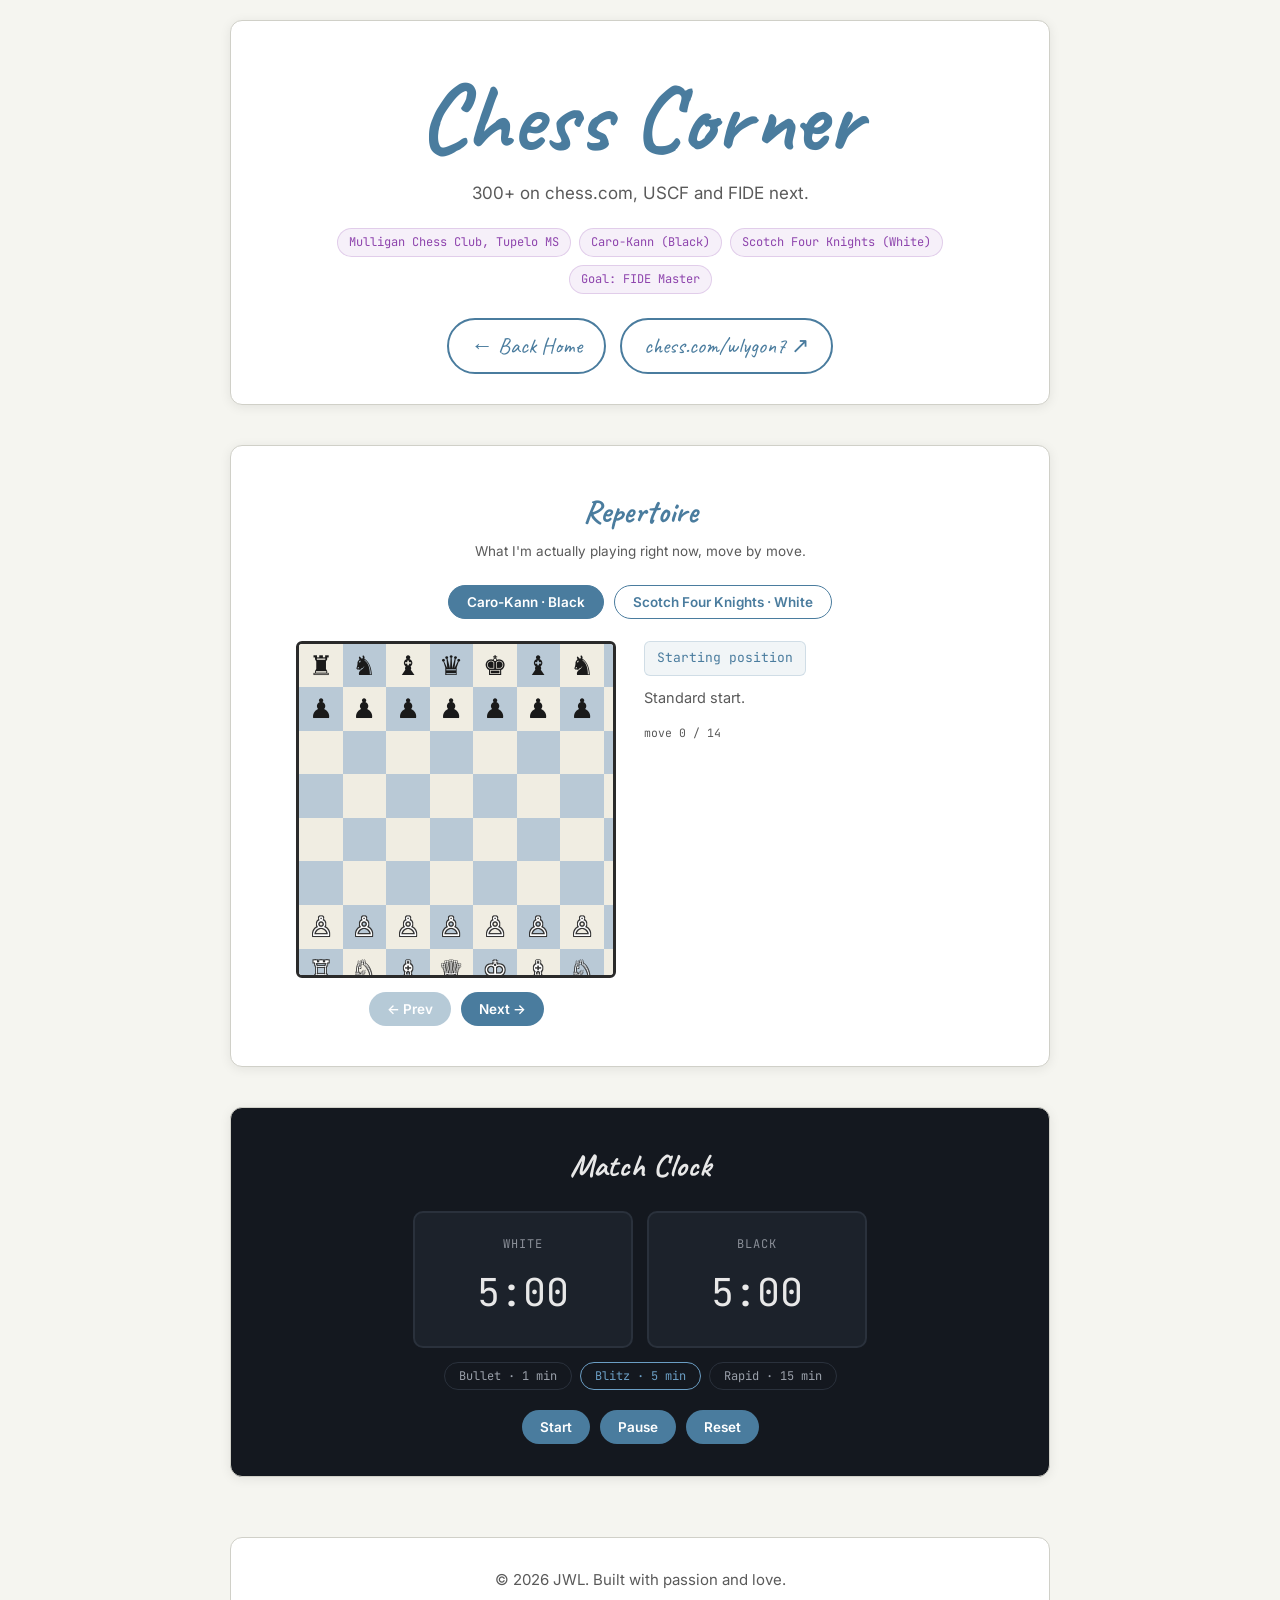
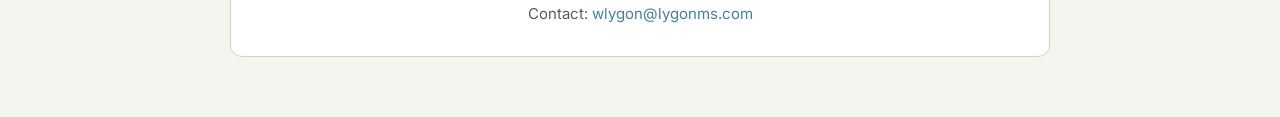
<file: chess_corner.html>
<!DOCTYPE html>
<html lang="en">
<head>
    <meta charset="UTF-8">
    <meta name="viewport" content="width=device-width, initial-scale=1.0">
    <title>Chess Corner | Wilson Ligon</title>
    <link rel="stylesheet" href="style.css">
    <link rel="preconnect" href="https://fonts.googleapis.com">
    <link rel="preconnect" href="https://fonts.gstatic.com" crossorigin>
    <link href="https://fonts.googleapis.com/css2?family=Caveat:wght@400..700&family=Inter:wght@300;400;600&family=JetBrains+Mono:wght@400;500&display=swap" rel="stylesheet">
    <style>
        .chess-hero {
            text-align: center;
            padding: 50px 40px 30px;
        }

        .chess-hero h1 {
            font-size: clamp(3rem, 8vw, 6rem);
            color: var(--accent);
            line-height: 1;
            margin-bottom: 12px;
        }

        .chess-hero p {
            font-size: 17px;
            color: var(--text-gray);
            max-width: 560px;
            margin: 0 auto 20px;
            line-height: 1.7;
        }

        .back-link {
            display: inline-block;
            font-family: 'Caveat', cursive;
            font-size: 1.4rem;
            color: var(--accent);
            border: 2px solid var(--accent) !important;
            padding: 8px 22px;
            border-radius: 999px;
            transition: all 0.25s ease;
            text-decoration: none;
        }

        .back-link:hover {
            background: var(--accent);
            color: white;
            border-color: var(--accent);
        }

        .profile-row {
            display: flex;
            flex-wrap: wrap;
            gap: 8px;
            justify-content: center;
            margin-top: 6px;
        }

        .profile-tag {
            font-size: 12px;
            font-family: 'JetBrains Mono', monospace;
            padding: 4px 11px;
            border-radius: 999px;
            background: rgba(142, 68, 173, 0.08);
            border: 1px solid rgba(142, 68, 173, 0.2);
            color: #8e44ad;
        }

        .section-label {
            font-family: 'Caveat', cursive;
            font-size: 2rem;
            font-weight: 700;
            color: var(--accent);
            text-align: center;
            margin-bottom: 4px;
        }

        .section-sub {
            text-align: center;
            font-size: 13.5px;
            color: var(--text-gray);
            margin-bottom: 22px;
        }

        /* === OPENING TABS === */
        .opening-tabs {
            display: flex;
            justify-content: center;
            gap: 10px;
            margin-bottom: 22px;
            flex-wrap: wrap;
        }

        .opening-tab {
            font-family: 'Inter', sans-serif;
            font-size: 13.5px;
            font-weight: 600;
            color: var(--accent);
            background: transparent;
            border: 1.5px solid var(--accent);
            border-radius: 999px;
            padding: 8px 18px;
            cursor: pointer;
            transition: all 0.2s ease;
        }

        .opening-tab.active {
            background: var(--accent);
            color: white;
        }

        .opening-layout {
            display: flex;
            gap: 28px;
            flex-wrap: wrap;
            justify-content: center;
        }

        .opening-board-col {
            flex: 0 0 auto;
        }

        .opening-board {
            display: grid;
            grid-template-columns: repeat(8, 1fr);
            width: 320px;
            max-width: 80vw;
            border: 3px solid var(--text-dark);
            border-radius: 6px;
            overflow: hidden;
        }

        .opening-sq {
            aspect-ratio: 1;
            display: flex;
            align-items: center;
            justify-content: center;
            font-size: clamp(1.2rem, 5vw, 1.7rem);
            user-select: none;
        }

        .opening-sq.light {
            background: #f0ede2;
        }

        .opening-sq.dark {
            background: #b9c9d6;
        }

        .white-pc {
            color: #fff;
            text-shadow: -1px -1px 0 #333, 1px -1px 0 #333, -1px 1px 0 #333, 1px 1px 0 #333;
        }

        .black-pc {
            color: #1a1a1a;
        }

        .opening-nav {
            display: flex;
            justify-content: center;
            gap: 10px;
            margin-top: 14px;
        }

        .op-btn {
            font-family: 'Inter', sans-serif;
            font-size: 13.5px;
            font-weight: 600;
            color: white;
            background: var(--accent);
            border: none;
            border-radius: 999px;
            padding: 9px 18px;
            cursor: pointer;
            transition: background 0.2s ease;
        }

        .op-btn:hover {
            background: var(--accent-light);
        }

        .op-btn:disabled {
            opacity: 0.4;
            cursor: default;
        }

        .opening-info-col {
            flex: 1 1 260px;
            min-width: 240px;
            max-width: 340px;
        }

        .opening-move-label {
            font-family: 'JetBrains Mono', monospace;
            font-size: 13px;
            color: var(--accent);
            background: rgba(74, 124, 158, 0.08);
            border: 1px solid rgba(74, 124, 158, 0.2);
            border-radius: 6px;
            padding: 6px 12px;
            display: inline-block;
            margin-bottom: 10px;
        }

        .opening-note {
            font-size: 14.5px;
            line-height: 1.7;
            color: var(--text-gray);
        }

        .opening-progress {
            font-family: 'JetBrains Mono', monospace;
            font-size: 11.5px;
            color: var(--text-gray);
            margin-top: 14px;
        }

        /* === MATCH CLOCK === */
        .clock-board {
            background: #14181f;
            border-radius: 12px;
            padding: 32px;
        }

        .clock-title {
            font-family: 'Caveat', cursive;
            font-size: 2rem;
            font-weight: 700;
            color: #e8e8e8;
            text-align: center;
            margin-bottom: 20px;
        }

        .clock-faces {
            display: flex;
            gap: 14px;
            justify-content: center;
            flex-wrap: wrap;
        }

        .clock-face {
            flex: 1 1 160px;
            max-width: 220px;
            background: #1c222b;
            border: 2px solid #2a313c;
            border-radius: 10px;
            padding: 22px 10px;
            text-align: center;
            cursor: pointer;
            transition: border-color 0.2s ease;
        }

        .clock-face.turn {
            border-color: var(--accent-light);
        }

        .clock-face.flagged {
            border-color: #d4534e;
        }

        .clock-side-label {
            font-family: 'JetBrains Mono', monospace;
            font-size: 12px;
            letter-spacing: 0.08em;
            color: #8a8f98;
            text-transform: uppercase;
            margin-bottom: 8px;
        }

        .clock-time {
            font-family: 'JetBrains Mono', monospace;
            font-size: 2.4rem;
            color: #e8e8e8;
        }

        .clock-controls {
            display: flex;
            justify-content: center;
            gap: 10px;
            margin-top: 20px;
            flex-wrap: wrap;
        }

        .clock-presets {
            display: flex;
            justify-content: center;
            gap: 8px;
            margin-top: 14px;
            flex-wrap: wrap;
        }

        .clock-preset {
            font-family: 'JetBrains Mono', monospace;
            font-size: 12px;
            color: #9aa0aa;
            background: transparent;
            border: 1px solid #2a313c;
            border-radius: 999px;
            padding: 5px 14px;
            cursor: pointer;
        }

        .clock-preset.active {
            border-color: var(--accent-light);
            color: var(--accent-light);
        }
    </style>
</head>
<body>

    <!-- Hero -->
    <div class="container chess-hero">
        <h1>Chess Corner</h1>
        <p>300+ on chess.com, USCF and FIDE next.</p>
        <div class="profile-row">
            <span class="profile-tag">Mulligan Chess Club, Tupelo MS</span>
            <span class="profile-tag">Caro-Kann (Black)</span>
            <span class="profile-tag">Scotch Four Knights (White)</span>
            <span class="profile-tag">Goal: FIDE Master</span>
        </div>
        <div style="margin-top:24px;">
            <a class="back-link" href="index.html">← Back Home</a>
            <a class="back-link" href="https://www.chess.com/member/wlygon7" target="_blank" rel="noopener" style="margin-left:10px;">chess.com/wlygon7 ↗</a>
        </div>
    </div>

    <!-- Opening Explorer -->
    <div class="container">
        <div class="section-label">Repertoire</div>
        <p class="section-sub">What I'm actually playing right now, move by move.</p>

        <div class="opening-tabs">
            <button class="opening-tab active" id="tab-caro" onclick="switchOpening('caro')">Caro-Kann · Black</button>
            <button class="opening-tab" id="tab-scotch" onclick="switchOpening('scotch')">Scotch Four Knights · White</button>
        </div>

        <div class="opening-layout">
            <div class="opening-board-col">
                <div class="opening-board" id="openingBoard"></div>
                <div class="opening-nav">
                    <button class="op-btn" id="opPrev" onclick="opStep(-1)">← Prev</button>
                    <button class="op-btn" id="opNext" onclick="opStep(1)">Next →</button>
                </div>
            </div>
            <div class="opening-info-col">
                <div class="opening-move-label" id="opMoveLabel">Starting position</div>
                <p class="opening-note" id="opNote">Standard start.</p>
                <p class="opening-progress" id="opProgress">move 0 / 0</p>
            </div>
        </div>
    </div>

    <!-- Match Clock -->
    <div class="container clock-board">
        <div class="clock-title">Match Clock</div>
        <div class="clock-faces">
            <div class="clock-face turn" id="clockFace0" onclick="clockPress(0)">
                <div class="clock-side-label">White</div>
                <div class="clock-time" id="clockTime0">5:00</div>
            </div>
            <div class="clock-face" id="clockFace1" onclick="clockPress(1)">
                <div class="clock-side-label">Black</div>
                <div class="clock-time" id="clockTime1">5:00</div>
            </div>
        </div>
        <div class="clock-presets">
            <button class="clock-preset" onclick="clockPreset(1)">Bullet · 1 min</button>
            <button class="clock-preset active" onclick="clockPreset(5)">Blitz · 5 min</button>
            <button class="clock-preset" onclick="clockPreset(15)">Rapid · 15 min</button>
        </div>
        <div class="clock-controls">
            <button class="op-btn" onclick="clockStart()">Start</button>
            <button class="op-btn" onclick="clockPause()">Pause</button>
            <button class="op-btn" onclick="clockReset()">Reset</button>
        </div>
    </div>

    <!-- Footer -->
    <footer>
        <div class="footer-content">
            <p class="footer-text">© 2026 JWL. Built with passion and love.</p>
            <p class="footer-text">Contact: <a href="mailto:wlygon@lygonms.com">wlygon@lygonms.com</a></p>
        </div>
    </footer>

    <script>
        /* ===== OPENING DATA ===== */
        const glyphMap = { K: '♔', Q: '♕', R: '♖', B: '♗', N: '♘', P: '♙', k: '♚', q: '♛', r: '♜', b: '♝', n: '♞', p: '♟' };

        const openings = {
            caro: {
                label: 'Caro-Kann · Black',
                plies: [
                    { rows: ["rnbqkbnr", "pppppppp", "........", "........", "........", "........", "PPPPPPPP", "RNBQKBNR"], move: "Starting position", note: "Standard start." },
                    { rows: ["rnbqkbnr", "pppppppp", "........", "........", "....P...", "........", "PPPP.PPP", "RNBQKBNR"], move: "1. e4", note: "White stakes a claim in the center and opens lines for the bishop and queen." },
                    { rows: ["rnbqkbnr", "pp.ppppp", "..p.....", "........", "....P...", "........", "PPPP.PPP", "RNBQKBNR"], move: "1... c6", note: "The Caro-Kann. Prepares ...d5 without shutting in the c8-bishop." },
                    { rows: ["rnbqkbnr", "pp.ppppp", "..p.....", "........", "...PP...", "........", "PPP..PPP", "RNBQKBNR"], move: "2. d4", note: "White grabs a second central pawn." },
                    { rows: ["rnbqkbnr", "pp..pppp", "..p.....", "...p....", "...PP...", "........", "PPP..PPP", "RNBQKBNR"], move: "2... d5", note: "Black strikes back in the center right away." },
                    { rows: ["rnbqkbnr", "pp..pppp", "..p.....", "...p....", "...PP...", "..N.....", "PPP..PPP", "R.BQKBNR"], move: "3. Nc3", note: "White develops and adds pressure on d5." },
                    { rows: ["rnbqkbnr", "pp..pppp", "..p.....", "........", "...Pp...", "..N.....", "PPP..PPP", "R.BQKBNR"], move: "3... dxe4", note: "Black trades off the center pawn instead of holding it." },
                    { rows: ["rnbqkbnr", "pp..pppp", "..p.....", "........", "...PN...", "........", "PPP..PPP", "R.BQKBNR"], move: "4. Nxe4", note: "White recaptures. This knight is about to get kicked." },
                    { rows: ["rn.qkbnr", "pp..pppp", "..p.....", ".....b..", "...PN...", "........", "PPP..PPP", "R.BQKBNR"], move: "4... Bf5", note: "The point of the whole line — this bishop gets out before ...e6 locks it in." },
                    { rows: ["rn.qkbnr", "pp..pppp", "..p.....", ".....b..", "...P....", "......N.", "PPP..PPP", "R.BQKBNR"], move: "5. Ng3", note: "The knight sidesteps and hits the bishop." },
                    { rows: ["rn.qkbnr", "pp..pppp", "..p...b.", "........", "...P....", "......N.", "PPP..PPP", "R.BQKBNR"], move: "5... Bg6", note: "Bishop retreats, still outside the pawn chain." },
                    { rows: ["rn.qkbnr", "pp..pppp", "..p...b.", "........", "...P...P", "......N.", "PPP..PP.", "R.BQKBNR"], move: "6. h4", note: "Gains space and threatens h5, pushing the bishop back further." },
                    { rows: ["rn.qkbnr", "pp..ppp.", "..p...bp", "........", "...P...P", "......N.", "PPP..PP.", "R.BQKBNR"], move: "6... h6", note: "Stops h5 cold." },
                    { rows: ["rn.qkbnr", "pp..ppp.", "..p...bp", "........", "...P...P", ".....NN.", "PPP..PP.", "R.BQKB.R"], move: "7. Nf3", note: "Develops the last minor piece, eyes e5." },
                    { rows: ["r..qkbnr", "pp.nppp.", "..p...bp", "........", "...P...P", ".....NN.", "PPP..PP.", "R.BQKB.R"], move: "7... Nd7", note: "Develops toward ...Ngf6, keeps things solid." }
                ]
            },
            scotch: {
                label: 'Scotch Four Knights · White',
                plies: [
                    { rows: ["rnbqkbnr", "pppppppp", "........", "........", "........", "........", "PPPPPPPP", "RNBQKBNR"], move: "Starting position", note: "Standard start." },
                    { rows: ["rnbqkbnr", "pppppppp", "........", "........", "....P...", "........", "PPPP.PPP", "RNBQKBNR"], move: "1. e4", note: "Open game." },
                    { rows: ["rnbqkbnr", "pppp.ppp", "........", "....p...", "....P...", "........", "PPPP.PPP", "RNBQKBNR"], move: "1... e5", note: "Black meets it symmetrically." },
                    { rows: ["rnbqkbnr", "pppp.ppp", "........", "....p...", "....P...", ".....N..", "PPPP.PPP", "RNBQKB.R"], move: "2. Nf3", note: "Standard developing move, hits e5." },
                    { rows: ["r.bqkbnr", "pppp.ppp", "..n.....", "....p...", "....P...", ".....N..", "PPPP.PPP", "RNBQKB.R"], move: "2... Nc6", note: "Defends the pawn, develops." },
                    { rows: ["r.bqkbnr", "pppp.ppp", "..n.....", "....p...", "....P...", "..N..N..", "PPPP.PPP", "R.BQKB.R"], move: "3. Nc3", note: "Four Knights — both sides bring out both knights first." },
                    { rows: ["r.bqkb.r", "pppp.ppp", "..n..n..", "....p...", "....P...", "..N..N..", "PPPP.PPP", "R.BQKB.R"], move: "3... Nf6", note: "Symmetry continues. Black eyes e4." },
                    { rows: ["r.bqkb.r", "pppp.ppp", "..n..n..", "........", "...PP...", "..N..N..", "PPP..PPP", "R.BQKB.R"], move: "4. d4", note: "White breaks symmetry first. This is the Scotch Four Knights." },
                    { rows: ["r.bqkb.r", "pppp.ppp", "..n..n..", "........", "...pP...", "..N..N..", "PPP..PPP", "R.BQKB.R"], move: "4... exd4", note: "More or less forced — otherwise White's center just grows." },
                    { rows: ["r.bqkb.r", "pppp.ppp", "..n..n..", "........", "...NP...", "..N.....", "PPP..PPP", "R.BQKB.R"], move: "5. Nxd4", note: "Recaptures, centralizes the knight." },
                    { rows: ["r.bqk..r", "pppp.ppp", "..n..n..", "........", ".b.NP...", "..N.....", "PPP..PPP", "R.BQKB.R"], move: "5... Bb4", note: "Pins the c3-knight — the main try here." },
                    { rows: ["r.bqk..r", "pppp.ppp", "..N..n..", "........", ".b..P...", "..N.....", "PPP..PPP", "R.BQKB.R"], move: "6. Nxc6", note: "Trades off the attacked knight instead of dealing with the pin." },
                    { rows: ["r.bqk..r", "p.pp.ppp", "..p..n..", "........", ".b..P...", "..N.....", "PPP..PPP", "R.BQKB.R"], move: "6... bxc6", note: "Recaptures — doubled pawns, but the open b-file and center." },
                    { rows: ["r.bqk..r", "p.pp.ppp", "..p..n..", "........", ".b..P...", "..NB....", "PPP..PPP", "R.BQK..R"], move: "7. Bd3", note: "Develops and prepares to castle." }
                ]
            }
        };

        let currentOpening = 'caro';
        let opIndex = 0;

        function renderOpeningBoard(rows) {
            let html = '';
            for (let r = 0; r < 8; r++) {
                for (let c = 0; c < 8; c++) {
                    const ch = rows[r][c];
                    const light = (r + c) % 2 === 0;
                    const glyph = ch !== '.' ? glyphMap[ch] : '';
                    const pieceClass = ch !== '.' ? (ch === ch.toUpperCase() ? 'white-pc' : 'black-pc') : '';
                    html += `<div class="opening-sq ${light ? 'light' : 'dark'}"><span class="${pieceClass}">${glyph}</span></div>`;
                }
            }
            document.getElementById('openingBoard').innerHTML = html;
        }

        function renderOpeningStep() {
            const data = openings[currentOpening];
            const ply = data.plies[opIndex];
            renderOpeningBoard(ply.rows);
            document.getElementById('opMoveLabel').textContent = ply.move;
            document.getElementById('opNote').textContent = ply.note;
            document.getElementById('opProgress').textContent = `move ${opIndex} / ${data.plies.length - 1}`;
            document.getElementById('opPrev').disabled = opIndex === 0;
            document.getElementById('opNext').disabled = opIndex === data.plies.length - 1;
        }

        function opStep(dir) {
            const data = openings[currentOpening];
            opIndex = Math.max(0, Math.min(data.plies.length - 1, opIndex + dir));
            renderOpeningStep();
        }

        function switchOpening(name) {
            currentOpening = name;
            opIndex = 0;
            document.getElementById('tab-caro').classList.toggle('active', name === 'caro');
            document.getElementById('tab-scotch').classList.toggle('active', name === 'scotch');
            renderOpeningStep();
        }

        renderOpeningStep();

        /* ===== MATCH CLOCK ===== */
        let clockSeconds = [300, 300];
        let clockActive = null;
        let clockRunning = false;
        let clockTimer = null;
        let clockPresetMinutes = 5;

        function fmtClock(s) {
            const m = Math.floor(s / 60);
            const sec = s % 60;
            return m + ':' + String(sec).padStart(2, '0');
        }

        function renderClock() {
            document.getElementById('clockTime0').textContent = fmtClock(clockSeconds[0]);
            document.getElementById('clockTime1').textContent = fmtClock(clockSeconds[1]);
            document.getElementById('clockFace0').classList.toggle('turn', clockActive === 0);
            document.getElementById('clockFace1').classList.toggle('turn', clockActive === 1);
            document.getElementById('clockFace0').classList.toggle('flagged', clockSeconds[0] === 0);
            document.getElementById('clockFace1').classList.toggle('flagged', clockSeconds[1] === 0);
        }

        function clockTick() {
            if (clockActive === null) return;
            clockSeconds[clockActive] = Math.max(0, clockSeconds[clockActive] - 1);
            if (clockSeconds[clockActive] === 0) {
                clockPause();
            }
            renderClock();
        }

        function clockPress(side) {
            if (!clockRunning) return;
            if (clockActive === side) {
                clockActive = side === 0 ? 1 : 0;
                renderClock();
            }
        }

        function clockStart() {
            if (clockRunning) return;
            if (clockActive === null) clockActive = 0;
            clockRunning = true;
            clockTimer = setInterval(clockTick, 1000);
            renderClock();
        }

        function clockPause() {
            clockRunning = false;
            clearInterval(clockTimer);
            renderClock();
        }

        function clockReset() {
            clockPause();
            clockSeconds = [clockPresetMinutes * 60, clockPresetMinutes * 60];
            clockActive = null;
            renderClock();
        }

        function clockPreset(minutes) {
            clockPresetMinutes = minutes;
            document.querySelectorAll('.clock-preset').forEach(b => b.classList.remove('active'));
            event.target.classList.add('active');
            clockReset();
        }

        renderClock();
    </script>

</body>
</html>
</file>
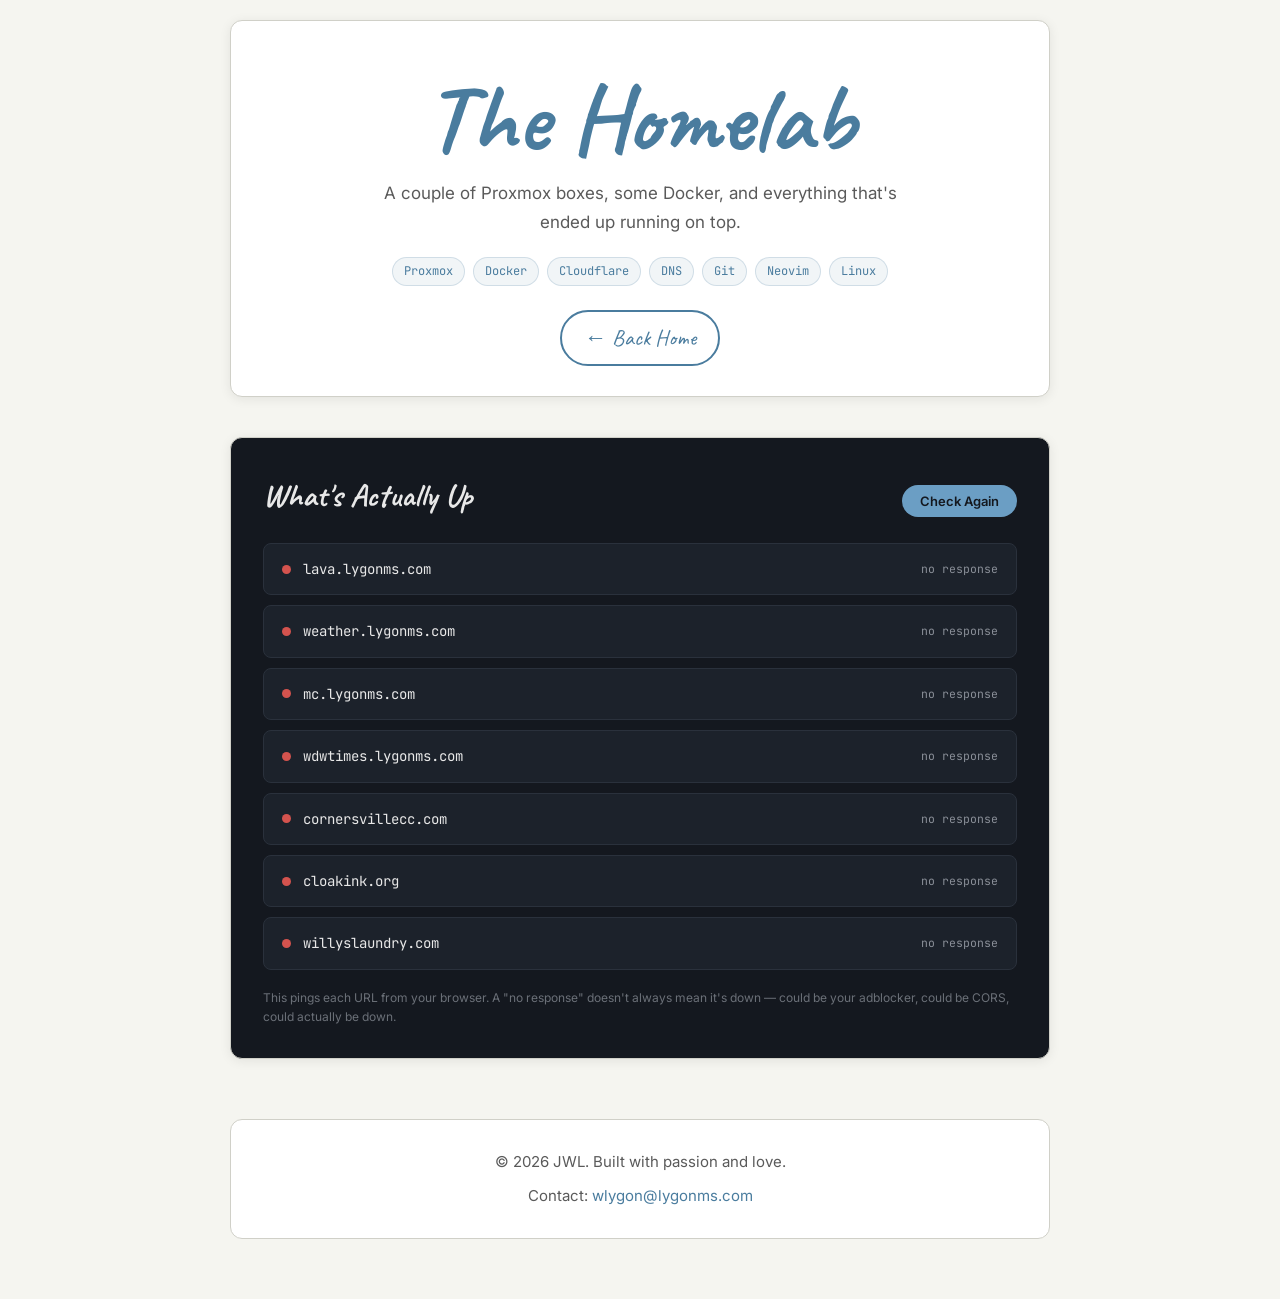
<file: homelab.html>
<!DOCTYPE html>
<html lang="en">
<head>
    <meta charset="UTF-8">
    <meta name="viewport" content="width=device-width, initial-scale=1.0">
    <title>The Homelab | Wilson Ligon</title>
    <link rel="stylesheet" href="style.css">
    <link rel="preconnect" href="https://fonts.googleapis.com">
    <link rel="preconnect" href="https://fonts.gstatic.com" crossorigin>
    <link href="https://fonts.googleapis.com/css2?family=Caveat:wght@400..700&family=Inter:wght@300;400;600&family=JetBrains+Mono:wght@400;500&display=swap" rel="stylesheet">
    <style>
        .homelab-hero {
            text-align: center;
            padding: 50px 40px 30px;
        }

        .homelab-hero h1 {
            font-size: clamp(3rem, 8vw, 6rem);
            color: var(--accent);
            line-height: 1;
            margin-bottom: 12px;
        }

        .homelab-hero p {
            font-size: 17px;
            color: var(--text-gray);
            max-width: 560px;
            margin: 0 auto 20px;
            line-height: 1.7;
        }

        .back-link {
            display: inline-block;
            font-family: 'Caveat', cursive;
            font-size: 1.4rem;
            color: var(--accent);
            border: 2px solid var(--accent) !important;
            padding: 8px 22px;
            border-radius: 999px;
            transition: all 0.25s ease;
            text-decoration: none;
        }

        .back-link:hover {
            background: var(--accent);
            color: white;
            border-color: var(--accent);
        }

        .stack-row {
            display: flex;
            flex-wrap: wrap;
            gap: 8px;
            justify-content: center;
            margin-top: 6px;
        }

        .stack-tag {
            font-size: 12px;
            font-family: 'JetBrains Mono', monospace;
            padding: 4px 11px;
            border-radius: 999px;
            background: rgba(74, 124, 158, 0.08);
            border: 1px solid rgba(74, 124, 158, 0.2);
            color: var(--accent);
        }

        /* === STATUS BOARD (dark) === */
        .status-board {
            background: #14181f;
            border-radius: 12px;
            padding: 32px;
        }

        .status-board-head {
            display: flex;
            align-items: baseline;
            justify-content: space-between;
            flex-wrap: wrap;
            gap: 10px;
            margin-bottom: 22px;
        }

        .status-board-title {
            font-family: 'Caveat', cursive;
            font-size: 2rem;
            font-weight: 700;
            color: #e8e8e8;
        }

        .status-refresh {
            font-family: 'Inter', sans-serif;
            font-size: 13px;
            font-weight: 600;
            color: #14181f;
            background: var(--accent-light);
            border: none;
            border-radius: 999px;
            padding: 8px 18px;
            cursor: pointer;
            transition: background 0.2s ease;
        }

        .status-refresh:hover {
            background: #8db8d9;
        }

        .node-list {
            display: flex;
            flex-direction: column;
            gap: 10px;
        }

        .node-card {
            background: #1c222b;
            border: 1px solid #2a313c;
            border-radius: 8px;
            padding: 14px 18px;
            cursor: pointer;
        }

        .node-row {
            display: flex;
            align-items: center;
            gap: 12px;
        }

        .status-dot {
            width: 9px;
            height: 9px;
            border-radius: 50%;
            flex-shrink: 0;
            background: #555;
        }

        .status-dot.checking {
            background: #d4a94e;
            animation: pulse 1.2s ease-in-out infinite;
        }

        .status-dot.up {
            background: #3bc06a;
        }

        .status-dot.down {
            background: #d4534e;
        }

        @keyframes pulse {
            0%, 100% { opacity: 1; }
            50% { opacity: 0.35; }
        }

        .node-name {
            font-family: 'JetBrains Mono', monospace;
            font-size: 14px;
            color: #e8e8e8;
            flex: 1;
        }

        .node-status-text {
            font-family: 'JetBrains Mono', monospace;
            font-size: 11.5px;
            color: #8a8f98;
            text-transform: lowercase;
        }

        .node-detail {
            display: none;
            margin-top: 12px;
            padding-top: 12px;
            border-top: 1px solid #2a313c;
        }

        .node-card.open .node-detail {
            display: block;
        }

        .node-title {
            font-family: 'Caveat', cursive;
            font-size: 1.4rem;
            color: #e8e8e8;
            margin-bottom: 4px;
        }

        .node-desc {
            font-size: 13px;
            line-height: 1.6;
            color: #9aa0aa;
            margin-bottom: 8px;
        }

        .node-link {
            font-family: 'JetBrains Mono', monospace;
            font-size: 12px;
            color: var(--accent-light);
            text-decoration: none;
        }

        .node-link:hover {
            text-decoration: underline;
        }

        .status-caveat {
            font-size: 12px;
            color: #6b7078;
            margin-top: 18px;
            line-height: 1.6;
        }
    </style>
</head>
<body>

    <!-- Hero -->
    <div class="container homelab-hero">
        <h1>The Homelab</h1>
        <p>A couple of Proxmox boxes, some Docker, and everything that's ended up running on top.</p>
        <div class="stack-row">
            <span class="stack-tag">Proxmox</span>
            <span class="stack-tag">Docker</span>
            <span class="stack-tag">Cloudflare</span>
            <span class="stack-tag">DNS</span>
            <span class="stack-tag">Git</span>
            <span class="stack-tag">Neovim</span>
            <span class="stack-tag">Linux</span>
        </div>
        <div style="margin-top:24px;">
            <a class="back-link" href="index.html">← Back Home</a>
        </div>
    </div>

    <!-- Status Board -->
    <div class="container status-board">
        <div class="status-board-head">
            <span class="status-board-title">What's Actually Up</span>
            <button class="status-refresh" onclick="checkAllNodes()">Check Again</button>
        </div>

        <div class="node-list" id="nodeList"></div>

        <p class="status-caveat">This pings each URL from your browser. A "no response" doesn't always mean it's down — could be your adblocker, could be CORS, could actually be down.</p>
    </div>

    <!-- Footer -->
    <footer>
        <div class="footer-content">
            <p class="footer-text">© 2026 JWL. Built with passion and love.</p>
            <p class="footer-text">Contact: <a href="mailto:wlygon@lygonms.com">wlygon@lygonms.com</a></p>
        </div>
    </footer>

    <script>
        const nodes = [
            { url: 'https://lava.lygonms.com', name: 'lava.lygonms.com', title: 'Blob Physics', desc: 'CSS/JS lava lamp. Live color picker, bubble burst mode. 2024.' },
            { url: 'https://weather.lygonms.com', name: 'weather.lygonms.com', title: 'Weather Dashboard', desc: 'Live weather, dark UI, glowing cyan accents. 2025.' },
            { url: 'https://mc.lygonms.com', name: 'mc.lygonms.com', title: 'MonitorCraft', desc: 'Minecraft server uptime monitor. React, Vite, Firebase auth. 2025.' },
            { url: 'https://wdwtimes.lygonms.com', name: 'wdwtimes.lygonms.com', title: 'WDW Wait Times', desc: 'Walt Disney World wait times as a stock ticker. 2025-2026.' },
            { url: 'https://cornersvillecc.com', name: 'cornersvillecc.com', title: 'Cornersville Community Church', desc: 'DNS, hosting, Google Workspace, Givelify. Built with Lauren Tenhet. 2026.' },
            { url: 'https://cloakink.org', name: 'cloakink.org', title: 'CloakInk Technologies LLC', desc: 'Hand-coded front-end dev, no templates. 2026.' },
            { url: 'https://willyslaundry.com', name: 'willyslaundry.com', title: "Willy's Laundry Rentals LLC", desc: 'Laundry equipment rental LLC. 2026.' }
        ];

        function buildNodeList() {
            const list = document.getElementById('nodeList');
            list.innerHTML = nodes.map((n, i) => `
                <div class="node-card" id="node-${i}" onclick="toggleNode(${i})">
                    <div class="node-row">
                        <span class="status-dot" id="dot-${i}"></span>
                        <span class="node-name">${n.name}</span>
                        <span class="node-status-text" id="text-${i}">idle</span>
                    </div>
                    <div class="node-detail">
                        <div class="node-title">${n.title}</div>
                        <div class="node-desc">${n.desc}</div>
                        <a class="node-link" href="${n.url}" target="_blank" rel="noopener" onclick="event.stopPropagation()">${n.url} ↗</a>
                    </div>
                </div>
            `).join('');
        }

        function toggleNode(i) {
            document.getElementById('node-' + i).classList.toggle('open');
        }

        async function pingNode(i) {
            const dot = document.getElementById('dot-' + i);
            const text = document.getElementById('text-' + i);
            dot.className = 'status-dot checking';
            text.textContent = 'checking';

            const ctrl = new AbortController();
            const timer = setTimeout(() => ctrl.abort(), 6000);

            try {
                await fetch(nodes[i].url, { mode: 'no-cors', cache: 'no-store', signal: ctrl.signal });
                clearTimeout(timer);
                dot.className = 'status-dot up';
                text.textContent = 'reachable';
            } catch (e) {
                clearTimeout(timer);
                dot.className = 'status-dot down';
                text.textContent = e.name === 'AbortError' ? 'timed out' : 'no response';
            }
        }

        function checkAllNodes() {
            nodes.forEach((n, i) => pingNode(i));
        }

        buildNodeList();
        checkAllNodes();
    </script>

</body>
</html>
</file>
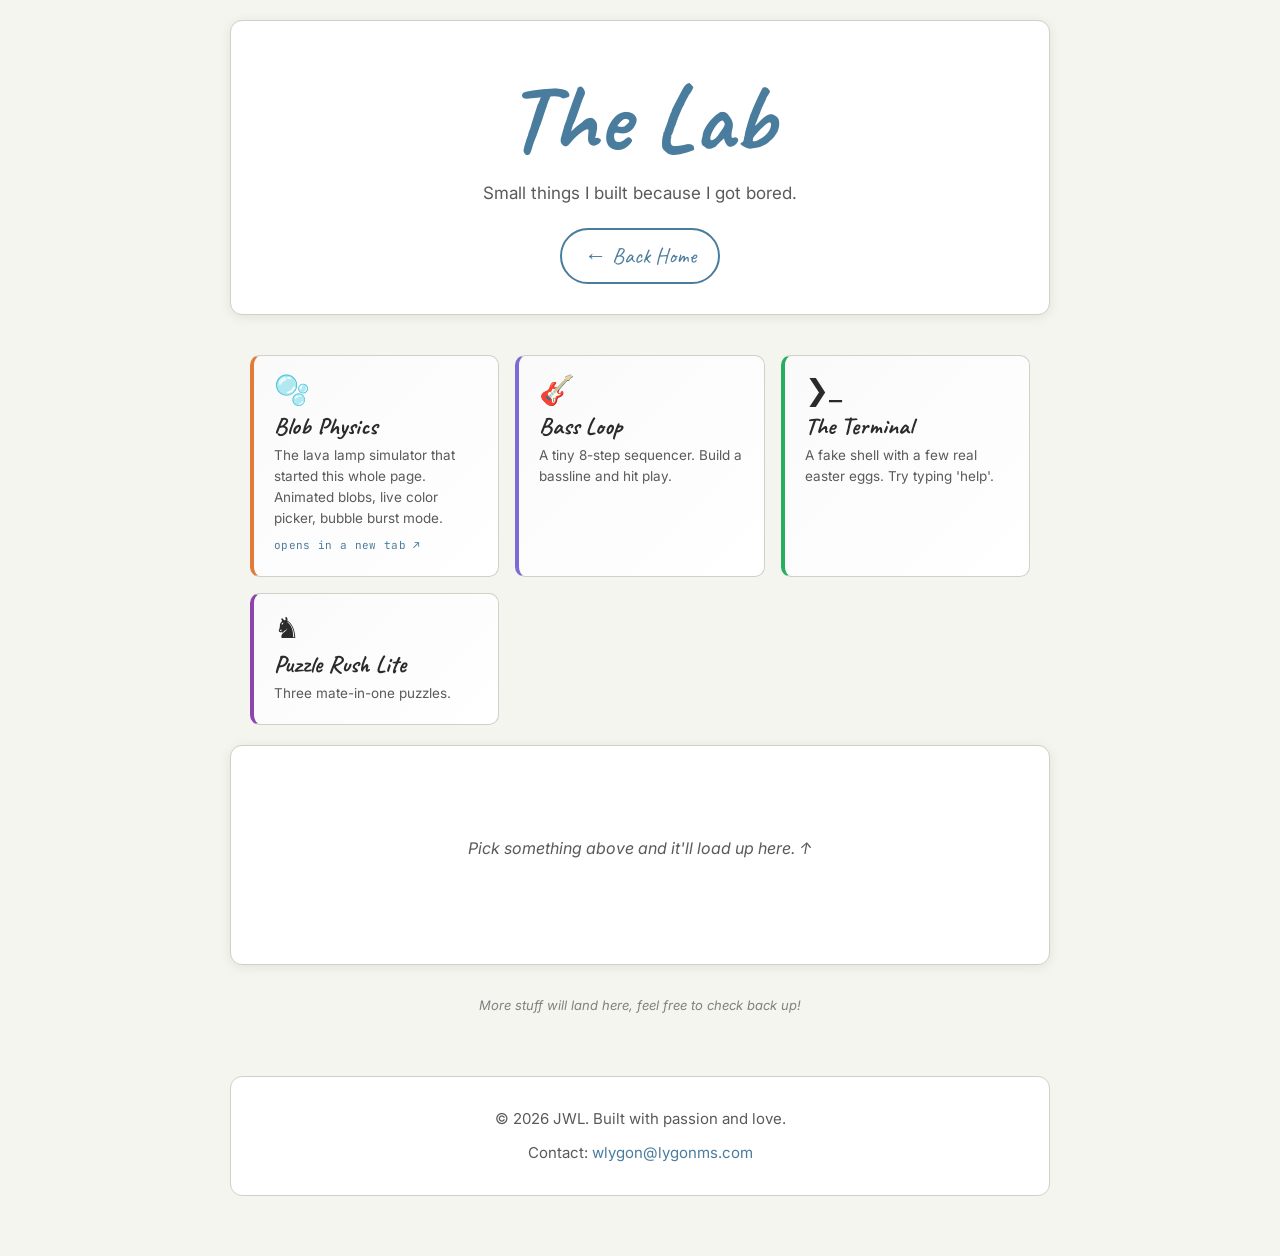
<file: lab.html>
<!DOCTYPE html>
<html lang="en">
<head>
    <meta charset="UTF-8">
    <meta name="viewport" content="width=device-width, initial-scale=1.0">
    <title>The Lab | Wilson Ligon</title>
    <link rel="stylesheet" href="style.css">
    <link rel="preconnect" href="https://fonts.googleapis.com">
    <link rel="preconnect" href="https://fonts.gstatic.com" crossorigin>
    <link href="https://fonts.googleapis.com/css2?family=Caveat:wght@400..700&family=Inter:wght@300;400;600&family=JetBrains+Mono:wght@400;500&display=swap" rel="stylesheet">
    <style>
        /* === LAB PAGE HERO === */
        .lab-hero {
            text-align: center;
            padding: 50px 40px 30px;
        }

        .lab-hero h1 {
            font-size: clamp(3rem, 8vw, 6rem);
            color: var(--accent);
            line-height: 1;
            margin-bottom: 12px;
        }

        .lab-hero p {
            font-size: 17px;
            color: var(--text-gray);
            max-width: 560px;
            margin: 0 auto 20px;
            line-height: 1.7;
        }

        .back-link {
            display: inline-block;
            font-family: 'Caveat', cursive;
            font-size: 1.4rem;
            color: var(--accent);
            border: 2px solid var(--accent) !important;
            padding: 8px 22px;
            border-radius: 999px;
            transition: all 0.25s ease;
            text-decoration: none;
        }

        .back-link:hover {
            background: var(--accent);
            color: white;
            border-color: var(--accent);
        }

        /* === TOY GRID === */
        .toy-grid {
            max-width: 820px;
            margin: 0 auto 20px;
            padding: 0 20px;
            display: grid;
            grid-template-columns: repeat(auto-fit, minmax(210px, 1fr));
            gap: 16px;
        }

        .toy-card {
            display: block;
            background: linear-gradient(135deg, #fafafa 0%, #ffffff 100%);
            border: 1px solid var(--border);
            border-left: 4px solid var(--accent);
            border-radius: 10px;
            padding: 20px;
            cursor: pointer;
            text-align: left;
            text-decoration: none !important;
            color: inherit;
            transition: all 0.25s ease;
        }

        .toy-card:hover {
            transform: translateY(-3px);
            box-shadow: 0 6px 20px var(--shadow);
        }

        .toy-card.active {
            box-shadow: 0 6px 20px var(--shadow);
            background: linear-gradient(135deg, #fff9ec 0%, #ffffff 100%);
        }

        .toy-icon {
            font-size: 1.8rem;
            margin-bottom: 8px;
            line-height: 1;
        }

        .toy-title {
            font-family: 'Caveat', cursive;
            font-weight: 700;
            font-size: 1.5rem;
            color: var(--text-dark);
            margin-bottom: 6px;
            line-height: 1.1;
        }

        .toy-blurb {
            font-size: 13.5px;
            line-height: 1.55;
            color: var(--text-gray);
        }

        .toy-ext {
            display: inline-block;
            margin-top: 8px;
            font-size: 11px;
            font-family: 'JetBrains Mono', monospace;
            color: var(--accent);
            letter-spacing: 0.03em;
        }

        /* === STAGE === */
        .toy-stage {
            min-height: 220px;
        }

        .toy-panel {
            display: none;
        }

        .toy-panel.active {
            display: block;
        }

        .toy-placeholder {
            text-align: center;
            color: var(--text-gray);
            font-style: italic;
            padding: 50px 20px;
        }

        .toy-desc {
            text-align: center;
            font-size: 14px;
            color: var(--text-gray);
            margin-bottom: 18px;
        }

        .toy-controls {
            display: flex;
            flex-wrap: wrap;
            gap: 10px;
            justify-content: center;
            margin-top: 16px;
        }

        .toy-btn {
            font-family: 'Inter', sans-serif;
            font-size: 13.5px;
            font-weight: 600;
            color: white;
            background: var(--accent);
            border: none;
            border-radius: 999px;
            padding: 9px 20px;
            cursor: pointer;
            transition: all 0.2s ease;
        }

        .toy-btn:hover {
            background: var(--accent-light);
        }

        .toy-btn.ghost {
            background: transparent;
            color: var(--accent);
            border: 1.5px solid var(--accent);
        }

        .toy-btn.ghost:hover {
            background: var(--accent);
            color: white;
        }

        /* === BASS LOOP === */
        .seq-wrap {
            overflow-x: auto;
            padding-bottom: 4px;
        }

        .seq-grid {
            display: grid;
            grid-template-columns: 46px repeat(8, minmax(30px, 1fr));
            gap: 6px;
            max-width: 480px;
            margin: 0 auto 18px;
        }

        .seq-label {
            font-family: 'JetBrains Mono', monospace;
            font-size: 11px;
            color: var(--text-gray);
            display: flex;
            align-items: center;
        }

        .seq-cell {
            aspect-ratio: 1;
            border-radius: 6px;
            border: 1px solid var(--border);
            background: #f0f0eb;
            cursor: pointer;
            transition: background 0.15s ease, transform 0.1s ease;
        }

        .seq-cell:hover {
            transform: scale(1.06);
        }

        .seq-cell.on {
            background: var(--accent);
            border-color: var(--accent);
        }

        .seq-cell.playing {
            box-shadow: 0 0 0 2px var(--highlight) inset;
        }

        .seq-tempo {
            display: flex;
            align-items: center;
            justify-content: center;
            gap: 10px;
            margin-top: 14px;
            font-family: 'JetBrains Mono', monospace;
            font-size: 12px;
            color: var(--text-gray);
        }

        .seq-tempo input[type="range"] {
            width: 160px;
            accent-color: var(--accent);
        }

        /* === TERMINAL === */
        .terminal {
            position: relative;
            background: #171717;
            color: #d8f5df;
            border-radius: 10px;
            padding: 18px 20px;
            font-family: 'JetBrains Mono', monospace;
            font-size: 13.5px;
            height: 320px;
            overflow-y: auto;
            cursor: text;
        }

        .terminal-line {
            margin-bottom: 5px;
            white-space: pre-wrap;
            word-break: break-word;
            line-height: 1.5;
        }

        .terminal-echo {
            color: #8fb8d8;
        }

        .terminal-input-row {
            display: flex;
            align-items: center;
            gap: 8px;
        }

        .terminal-prompt {
            color: #4ec9b0;
            flex-shrink: 0;
        }

        .terminal-input {
            background: transparent;
            border: none;
            color: #eaeaea;
            font-family: inherit;
            font-size: inherit;
            flex: 1;
            outline: none;
        }

        .matrix-canvas {
            position: absolute;
            inset: 0;
            border-radius: 10px;
            pointer-events: none;
        }

        /* === CHESS === */
        .chess-board {
            display: grid;
            grid-template-columns: repeat(8, 1fr);
            max-width: 360px;
            margin: 0 auto 18px;
            border: 3px solid var(--text-dark);
            border-radius: 6px;
            overflow: hidden;
        }

        .chess-sq {
            aspect-ratio: 1;
            display: flex;
            align-items: center;
            justify-content: center;
            font-size: clamp(1.4rem, 6vw, 2rem);
            cursor: pointer;
            user-select: none;
            transition: background 0.15s ease;
        }

        .chess-sq.light {
            background: #f0ede2;
        }

        .chess-sq.dark {
            background: #b9c9d6;
        }

        .chess-sq.selected {
            background: var(--highlight) !important;
        }

        .chess-sq.flash-good {
            background: #8fe3a3 !important;
        }

        .chess-sq.flash-bad {
            background: #f0a3a3 !important;
        }

        .white-piece {
            color: #fff;
            text-shadow: -1px -1px 0 #333, 1px -1px 0 #333, -1px 1px 0 #333, 1px 1px 0 #333;
        }

        .black-piece {
            color: #1a1a1a;
        }

        .chess-msg {
            text-align: center;
            font-size: 14px;
            min-height: 20px;
            color: var(--text-gray);
            margin-bottom: 4px;
        }

        .chess-msg.good {
            color: #2f9e52;
            font-weight: 600;
        }

        .chess-msg.bad {
            color: #c0392b;
        }

        .lab-footnote {
            text-align: center;
            font-size: 13px;
            color: var(--text-gray);
            font-style: italic;
            opacity: 0.75;
            margin: -10px auto 40px;
            max-width: 600px;
        }
    </style>
</head>
<body>

    <!-- Hero -->
    <div class="container lab-hero">
        <h1>The Lab</h1>
        <p>Small things I built because I got bored.</p>
        <a class="back-link" href="index.html">← Back Home</a>
    </div>

    <!-- Toy Grid -->
    <div class="toy-grid">
        <a class="toy-card" href="https://lava.lygonms.com" target="_blank" rel="noopener" style="border-left-color:#e07b39">
            <div class="toy-icon">🫧</div>
            <div class="toy-title">Blob Physics</div>
            <div class="toy-blurb">The lava lamp simulator that started this whole page. Animated blobs, live color picker, bubble burst mode.</div>
            <span class="toy-ext">opens in a new tab ↗</span>
        </a>

        <div class="toy-card" data-toy="bass" style="border-left-color:#7c6ad6" onclick="selectToy('bass', this)">
            <div class="toy-icon">🎸</div>
            <div class="toy-title">Bass Loop</div>
            <div class="toy-blurb">A tiny 8-step sequencer. Build a bassline and hit play.</div>
        </div>

        <div class="toy-card" data-toy="terminal" style="border-left-color:#27ae60" onclick="selectToy('terminal', this)">
            <div class="toy-icon">❯_</div>
            <div class="toy-title">The Terminal</div>
            <div class="toy-blurb">A fake shell with a few real easter eggs. Try typing 'help'.</div>
        </div>

        <div class="toy-card" data-toy="chess" style="border-left-color:#8e44ad" onclick="selectToy('chess', this)">
            <div class="toy-icon">♞</div>
            <div class="toy-title">Puzzle Rush Lite</div>
            <div class="toy-blurb">Three mate-in-one puzzles.</div>
        </div>
    </div>

    <!-- Stage -->
    <div class="container toy-stage">
        <div class="toy-panel active" id="panel-placeholder">
            <p class="toy-placeholder">Pick something above and it'll load up here. ↑</p>
        </div>

        <!-- Bass Loop -->
        <div class="toy-panel" id="panel-bass">
            <p class="toy-desc">Click cells to toggle notes. 8 steps, 4 notes, one loop.</p>
            <div class="seq-wrap">
                <div class="seq-grid" id="seqGrid"></div>
            </div>
            <div class="toy-controls">
                <button class="toy-btn" id="seqPlayBtn" onclick="toggleSeqPlay(this)">▶ Play</button>
                <button class="toy-btn ghost" onclick="randomizeSeq()">Randomize</button>
                <button class="toy-btn ghost" onclick="clearSeq()">Clear</button>
            </div>
            <div class="seq-tempo">
                <span>Tempo</span>
                <input type="range" min="70" max="160" value="110" oninput="seqSetTempo(this.value)">
                <span id="bpmLabel">110 BPM</span>
            </div>
        </div>

        <!-- Terminal -->
        <div class="toy-panel" id="panel-terminal">
            <div class="terminal" id="terminalBox" onclick="document.getElementById('termInput').focus()">
                <div id="termOutput"></div>
                <div class="terminal-input-row">
                    <span class="terminal-prompt">wilson@lab:~$</span>
                    <input type="text" id="termInput" class="terminal-input" autocomplete="off" spellcheck="false" onkeydown="if(event.key==='Enter') runTermCommand()">
                </div>
            </div>
        </div>

        <!-- Chess -->
        <div class="toy-panel" id="panel-chess">
            <p class="toy-desc">Puzzle <span id="puzzleNum">1</span> of 3 — White to move. Find the mate in one.</p>
            <div class="chess-board" id="chessBoard"></div>
            <p id="chessMsg" class="chess-msg"></p>
            <div class="toy-controls">
                <button class="toy-btn ghost" onclick="chessHint()">Hint</button>
                <button class="toy-btn ghost" onclick="chessReveal()">Show Answer</button>
                <button class="toy-btn" onclick="nextPuzzle()">Next Puzzle →</button>
            </div>
        </div>
    </div>

    <p class="lab-footnote">More stuff will land here, feel free to check back up!</p>

    <!-- Footer -->
    <footer>
        <div class="footer-content">
            <p class="footer-text">© 2026 JWL. Built with passion and love.</p>
            <p class="footer-text">Contact: <a href="mailto:wlygon@lygonms.com">wlygon@lygonms.com</a></p>
        </div>
    </footer>

    <script>
        /* ===== TOY SWITCHING ===== */
        function selectToy(name, btn) {
            if (name !== 'bass' && seqPlaying) toggleSeqPlay(document.getElementById('seqPlayBtn'));

            document.querySelectorAll('.toy-card[data-toy]').forEach(c => c.classList.toggle('active', c === btn));
            document.querySelectorAll('.toy-panel').forEach(p => p.classList.remove('active'));
            document.getElementById('panel-' + name).classList.add('active');

            if (name === 'terminal') initTerminal();
            if (name === 'chess' && !chessInitialized) initChess();
        }

        /* ===== BASS LOOP ===== */
        const seqRows = [
            { label: 'C3', freq: 130.81 },
            { label: 'A2', freq: 110.00 },
            { label: 'G2', freq: 98.00 },
            { label: 'E2', freq: 82.41 }
        ];
        const seqSteps = 8;
        let seqState = Array.from({ length: 4 }, () => Array(seqSteps).fill(false));
        seqState[3][0] = seqState[3][2] = seqState[3][4] = seqState[3][6] = true;
        seqState[2][2] = seqState[2][6] = true;

        let seqCtx = null, seqTimer = null, seqCol = 0, seqPlaying = false, seqBPM = 110;

        function buildSeqGrid() {
            const grid = document.getElementById('seqGrid');
            let html = '';
            seqRows.forEach((r, ri) => {
                html += `<div class="seq-label">${r.label}</div>`;
                for (let ci = 0; ci < seqSteps; ci++) {
                    const on = seqState[ri][ci] ? ' on' : '';
                    html += `<div class="seq-cell${on}" data-r="${ri}" data-c="${ci}" onclick="toggleSeqCell(${ri},${ci},this)"></div>`;
                }
            });
            grid.innerHTML = html;
        }

        function toggleSeqCell(r, c, el) {
            seqState[r][c] = !seqState[r][c];
            el.classList.toggle('on');
        }

        function playNote(freq) {
            if (!seqCtx) return;
            const t = seqCtx.currentTime;
            const osc = seqCtx.createOscillator();
            const gain = seqCtx.createGain();
            osc.type = 'triangle';
            osc.frequency.value = freq;
            gain.gain.setValueAtTime(0.0001, t);
            gain.gain.exponentialRampToValueAtTime(0.35, t + 0.01);
            gain.gain.exponentialRampToValueAtTime(0.0001, t + 0.28);
            osc.connect(gain).connect(seqCtx.destination);
            osc.start(t);
            osc.stop(t + 0.3);
        }

        function seqStep() {
            document.querySelectorAll('.seq-cell.playing').forEach(c => c.classList.remove('playing'));
            seqRows.forEach((r, ri) => {
                const cell = document.querySelector(`.seq-cell[data-r="${ri}"][data-c="${seqCol}"]`);
                if (cell) cell.classList.add('playing');
                if (seqState[ri][seqCol]) playNote(r.freq);
            });
            seqCol = (seqCol + 1) % seqSteps;
        }

        function toggleSeqPlay(btn) {
            if (seqPlaying) {
                clearInterval(seqTimer);
                seqPlaying = false;
                btn.textContent = '▶ Play';
                document.querySelectorAll('.seq-cell.playing').forEach(c => c.classList.remove('playing'));
            } else {
                if (!seqCtx) seqCtx = new (window.AudioContext || window.webkitAudioContext)();
                if (seqCtx.state === 'suspended') seqCtx.resume();
                seqCol = 0;
                seqStep();
                seqTimer = setInterval(seqStep, (60 / seqBPM / 2) * 1000);
                seqPlaying = true;
                btn.textContent = '■ Stop';
            }
        }

        function seqSetTempo(val) {
            seqBPM = +val;
            document.getElementById('bpmLabel').textContent = val + ' BPM';
            if (seqPlaying) {
                clearInterval(seqTimer);
                seqTimer = setInterval(seqStep, (60 / seqBPM / 2) * 1000);
            }
        }

        function clearSeq() {
            seqState = seqState.map(row => row.map(() => false));
            buildSeqGrid();
        }

        function randomizeSeq() {
            seqState = seqState.map(row => row.map(() => Math.random() < 0.28));
            buildSeqGrid();
        }

        buildSeqGrid();

        /* ===== TERMINAL ===== */
        let termBooted = false;
        const fortunes = [
            "There are only two hard things in Computer Science: cache invalidation and naming things.",
            "A knight on the rim is dim.",
            "\"Commit to the LORD whatever you do, and he will establish your plans.\" — Proverbs 16:3",
            "99 little bugs in the code, 99 little bugs. Take one down, patch it around, 127 little bugs in the code.",
            "Messiness by design. If it's important, it floats back to the surface.",
            "Keep Moving Forward. - Walt Disney",
        ];

        function termPrint(text, cls) {
            const out = document.getElementById('termOutput');
            const line = document.createElement('div');
            line.className = 'terminal-line' + (cls ? (' ' + cls) : '');
            line.textContent = text;
            out.appendChild(line);
            const box = document.getElementById('terminalBox');
            box.scrollTop = box.scrollHeight;
        }

        function initTerminal() {
            if (termBooted) return;
            termBooted = true;
            termPrint('Welcome to WilsonOS v1.0.');
            termPrint("Type 'help' to see what this thing does.");
        }

        function runTermCommand() {
            const input = document.getElementById('termInput');
            const cmd = input.value.trim();
            input.value = '';
            if (cmd === '') return;
            termPrint('wilson@lab:~$ ' + cmd, 'terminal-echo');
            const [base, ...args] = cmd.split(' ');

            switch (base.toLowerCase()) {
                case 'help':
                    termPrint('Commands: help, whoami, about, ls, cd, fortune, contact, date, sudo <anything>, matrix, clear');
                    break;
                case 'whoami':
                    termPrint('wilson — polymath technologist (still figuring out the "polymath" part)');
                    break;
                case 'about':
                    termPrint('Systems engineer in training. Coding, photography, music, chess, and faith, in no particular order.');
                    break;
                case 'ls':
                    termPrint('photography/  music/  chess/  code/  faith/  laundry-business/');
                    break;
                case 'cd':
                    termPrint(args[0] ? `bash: cd: ${args[0]}: this isn't a real filesystem, sorry` : 'cd: missing argument (also this is fake, see above)');
                    break;
                case 'fortune':
                    termPrint(fortunes[Math.floor(Math.random() * fortunes.length)]);
                    break;
                case 'contact':
                    termPrint('Email: wlygon@lygonms.com — or scroll to the bottom of the site.');
                    break;
                case 'date':
                    termPrint(new Date().toString());
                    break;
                case 'clear':
                    document.getElementById('termOutput').innerHTML = '';
                    break;
                case 'matrix':
                    termPrint('Wake up, Neo...');
                    runMatrixEffect();
                    break;
                case 'sudo':
                    termPrint('Nice try. User "wilson" is not in the sudoers file. This incident will not be reported.');
                    break;
                case 'sudo rm':
                    termPrint('You really thought that would work?');
                    break;
                default:
                    termPrint(`command not found: ${base} — try 'help'`);
            }
        }

        function runMatrixEffect() {
            const box = document.getElementById('terminalBox');
            const canvas = document.createElement('canvas');
            canvas.className = 'matrix-canvas';
            canvas.width = box.clientWidth;
            canvas.height = box.clientHeight;
            box.appendChild(canvas);
            const ctx = canvas.getContext('2d');
            const cols = Math.floor(canvas.width / 14);
            const drops = Array(cols).fill(0);
            const chars = '01アイウエオカキクケコ';
            let frames = 0;
            const iv = setInterval(() => {
                ctx.fillStyle = 'rgba(0,0,0,0.15)';
                ctx.fillRect(0, 0, canvas.width, canvas.height);
                ctx.fillStyle = '#4ec97c';
                ctx.font = '14px monospace';
                drops.forEach((y, i) => {
                    const ch = chars[Math.floor(Math.random() * chars.length)];
                    ctx.fillText(ch, i * 14, y);
                    drops[i] = (y > canvas.height && Math.random() > 0.975) ? 0 : y + 14;
                });
                frames++;
                if (frames > 60) {
                    clearInterval(iv);
                    canvas.remove();
                }
            }, 50);
        }

        /* ===== CHESS ===== */
        const puzzles = [
            {
                rows: ["......k.", ".....ppp", "........", "........", "........", "........", "........", "...R..K."],
                from: [7, 3], to: [0, 3], hint: "The rook is the key piece.", name: "Back-rank mate"
            },
            {
                rows: [".......k", "........", ".....KQ.", "........", "........", "........", "........", "........"],
                from: [2, 6], to: [1, 6], hint: "Your king is already guarding the mating square.", name: "Supported queen mate"
            },
            {
                rows: ["k.......", "........", ".K......", "........", "........", "........", "........", ".......R"],
                from: [7, 7], to: [0, 7], hint: "Cut off the whole rank.", name: "Rook + king mate"
            }
        ];
        let pIndex = 0, selected = null, chessInitialized = false;

        function initChess() {
            chessInitialized = true;
            renderPuzzle();
        }

        function renderPuzzle() {
            selected = null;
            const p = puzzles[pIndex];
            document.getElementById('puzzleNum').textContent = pIndex + 1;
            const msg = document.getElementById('chessMsg');
            msg.textContent = '';
            msg.className = 'chess-msg';

            const glyphMap = { K: '♔', Q: '♕', R: '♖', P: '♙', k: '♚', p: '♟' };
            let html = '';
            for (let r = 0; r < 8; r++) {
                for (let c = 0; c < 8; c++) {
                    const ch = p.rows[r][c];
                    const light = (r + c) % 2 === 0;
                    const glyph = ch !== '.' ? glyphMap[ch] : '';
                    const pieceClass = ch !== '.' ? (ch === ch.toUpperCase() ? 'white-piece' : 'black-piece') : '';
                    html += `<div class="chess-sq ${light ? 'light' : 'dark'}" data-r="${r}" data-c="${c}" onclick="chessClick(${r},${c})"><span class="${pieceClass}">${glyph}</span></div>`;
                }
            }
            document.getElementById('chessBoard').innerHTML = html;
        }

        function chessClick(r, c) {
            const p = puzzles[pIndex];
            const sqEl = document.querySelector(`.chess-sq[data-r="${r}"][data-c="${c}"]`);
            const ch = p.rows[r][c];
            const isWhitePiece = ch !== '.' && ch === ch.toUpperCase();

            if (selected === null) {
                if (!isWhitePiece) return;
                selected = [r, c];
                sqEl.classList.add('selected');
                return;
            }

            if (selected[0] === r && selected[1] === c) {
                sqEl.classList.remove('selected');
                selected = null;
                return;
            }

            if (isWhitePiece) {
                document.querySelectorAll('.chess-sq.selected').forEach(s => s.classList.remove('selected'));
                selected = [r, c];
                sqEl.classList.add('selected');
                return;
            }

            document.querySelectorAll('.chess-sq.selected').forEach(s => s.classList.remove('selected'));
            const msg = document.getElementById('chessMsg');
            const isCorrect = selected[0] === p.from[0] && selected[1] === p.from[1] && r === p.to[0] && c === p.to[1];

            if (isCorrect) {
                msg.textContent = `Mate! That's a ${p.name}. Nicely spotted.`;
                msg.className = 'chess-msg good';
                flashSquare(r, c, 'flash-good');
            } else {
                msg.textContent = 'Not mate. Try again, or grab a hint.';
                msg.className = 'chess-msg bad';
                flashSquare(r, c, 'flash-bad');
            }
            selected = null;
        }

        function flashSquare(r, c, cls) {
            const el = document.querySelector(`.chess-sq[data-r="${r}"][data-c="${c}"]`);
            if (!el) return;
            el.classList.add(cls);
            setTimeout(() => el.classList.remove(cls), 650);
        }

        function chessHint() {
            const msg = document.getElementById('chessMsg');
            msg.textContent = 'Hint: ' + puzzles[pIndex].hint;
            msg.className = 'chess-msg';
        }

        function chessReveal() {
            const p = puzzles[pIndex];
            const files = 'abcdefgh';
            const sq = (rc) => files[rc[1]] + (8 - rc[0]);
            const msg = document.getElementById('chessMsg');
            msg.textContent = `Answer: ${sq(p.from)} → ${sq(p.to)}#`;
            msg.className = 'chess-msg';
        }

        function nextPuzzle() {
            pIndex = (pIndex + 1) % puzzles.length;
            renderPuzzle();
        }
    </script>

</body>
</html>
</file>
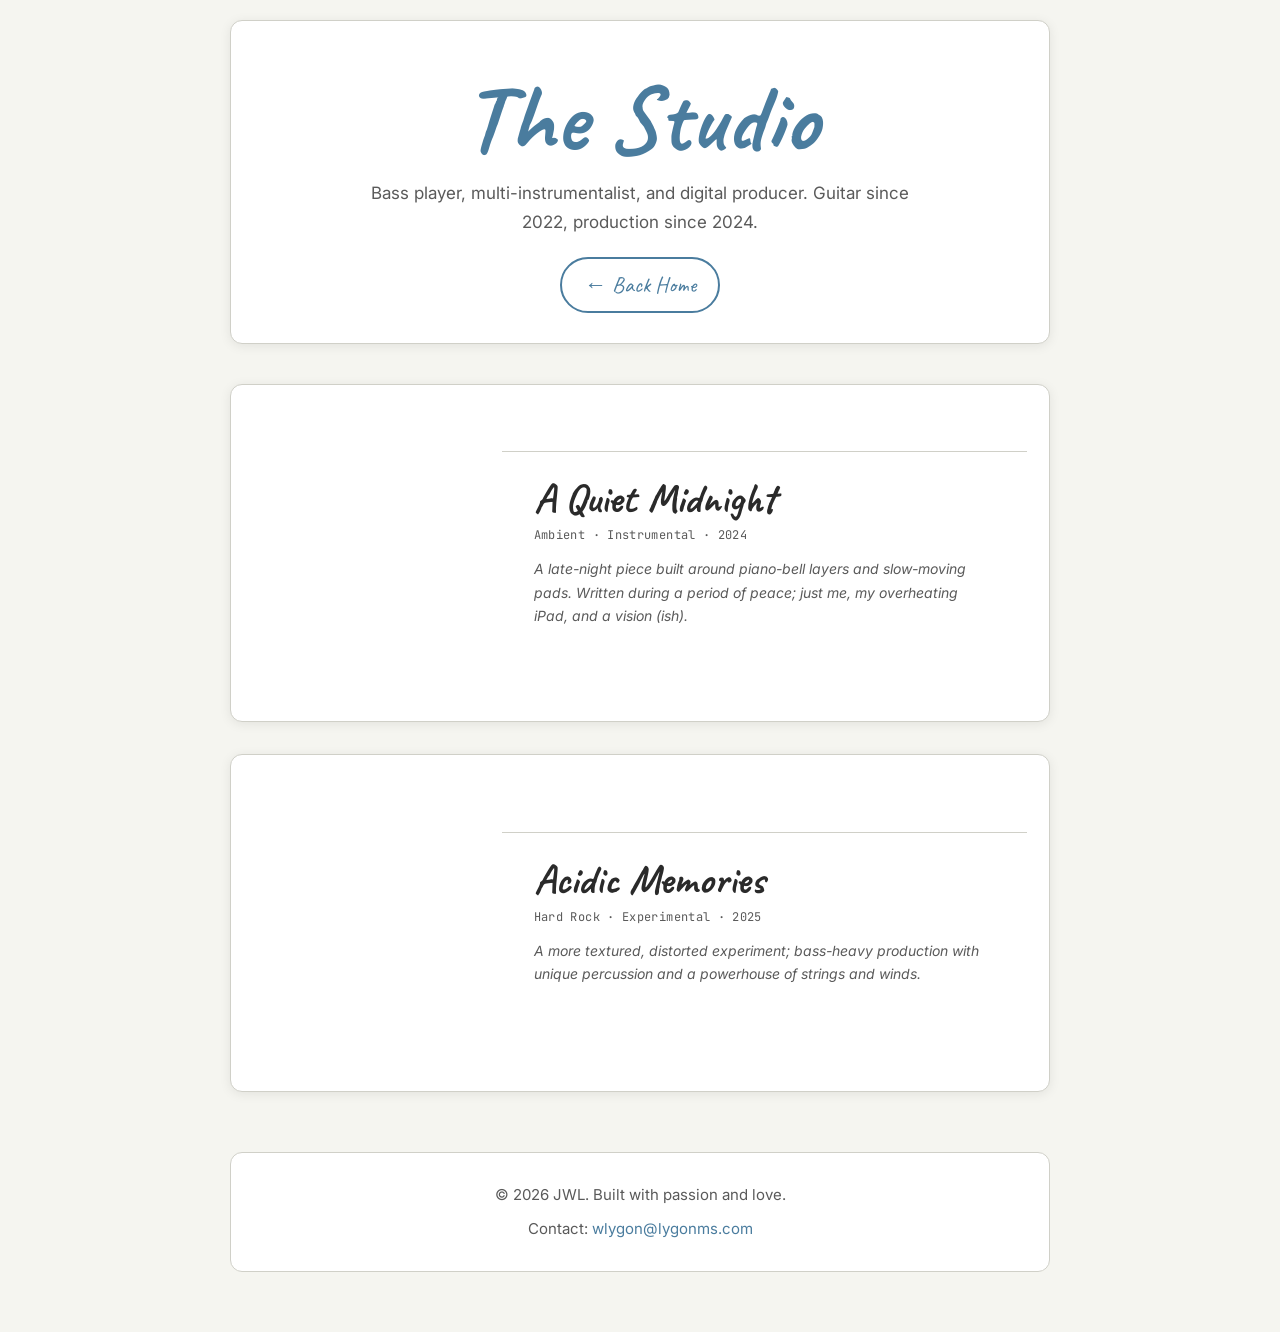
<file: music.html>
<!DOCTYPE html>
<html lang="en">
<head>
    <meta charset="UTF-8">
    <meta name="viewport" content="width=device-width, initial-scale=1.0">
    <title>Music | Wilson Ligon</title>
    <link rel="stylesheet" href="style.css">
    <link rel="preconnect" href="https://fonts.googleapis.com">
    <link rel="preconnect" href="https://fonts.gstatic.com" crossorigin>
    <link href="https://fonts.googleapis.com/css2?family=Caveat:wght@400..700&family=Inter:wght@300;400;600&family=JetBrains+Mono:wght@400;500&display=swap" rel="stylesheet">
    <style>
        /* === MUSIC PAGE HERO === */
        .music-hero {
            text-align: center;
            padding: 50px 40px 30px;
        }

        .music-hero h1 {
            font-size: clamp(3rem, 8vw, 6rem);
            color: var(--accent);
            line-height: 1;
            margin-bottom: 12px;
        }

        .music-hero p {
            font-size: 17px;
            color: var(--text-gray);
            max-width: 540px;
            margin: 0 auto 20px;
            line-height: 1.7;
        }

        .back-link {
            display: inline-block;
            font-family: 'Caveat', cursive;
            font-size: 1.4rem;
            color: var(--accent);
            border: 2px solid var(--accent) !important;
            padding: 8px 22px;
            border-radius: 999px;
            transition: all 0.25s ease;
            text-decoration: none;
        }

        .back-link:hover {
            background: var(--accent);
            color: white;
            border-color: var(--accent);
        }

        /* === TRACKS WRAPPER === */
        .tracks-wrapper {
            max-width: 820px;
            margin: 0 auto 60px;
            display: flex;
            flex-direction: column;
            gap: 32px;
        }

        /* === TRACK CARD === */
        .track-card {
            background: var(--card-bg);
            border-radius: 12px;
            border: 1px solid var(--border);
            box-shadow: 0 2px 12px var(--shadow);
            overflow: hidden;
        }

        /* SC player sits flush at the top — no padding, no gaps */
        .sc-embed {
            line-height: 0;
        }

        .sc-embed iframe {
            display: block;
            width: 100%;
            border: none;
        }

        /* Track info below the player */
        .track-info {
            padding: 24px 32px 28px;
            border-top: 1px solid var(--border);
        }

        .np-title {
            font-family: 'Caveat', cursive;
            font-size: clamp(1.8rem, 4vw, 2.6rem);
            font-weight: 700;
            color: var(--text-dark);
            line-height: 1.1;
        }

        .np-meta {
            font-family: 'JetBrains Mono', monospace;
            font-size: 12px;
            color: var(--text-gray);
            margin-top: 5px;
            letter-spacing: 0.03em;
        }

        .np-desc {
            font-size: 14px;
            color: var(--text-gray);
            line-height: 1.65;
            margin-top: 12px;
            font-style: italic;
            max-width: 600px;
        }

        /* === RESPONSIVE === */
        @media (max-width: 600px) {
            .track-info {
                padding: 20px 20px 24px;
            }
        }
    </style>
</head>
<body>

    <!-- Hero -->
    <div class="container music-hero">
        <h1>The Studio</h1>
        <p>Bass player, multi-instrumentalist, and digital producer. Guitar since 2022, production since 2024.</p>
        <a class="back-link" href="index.html">← Back Home</a>
    </div>

    <!-- Tracks -->
    <div class="tracks-wrapper">

        <!-- A Quiet Midnight -->
        <div class="track-card">
            <div class="sc-embed">
                <iframe height="300" scrolling="no" frameborder="no" allow="autoplay"
                    src="https://w.soundcloud.com/player/?url=https://soundcloud.com/willy-lygon/a-quiet-midnight&color=%23ff5500&auto_play=false&hide_related=false&show_comments=true&show_user=true&show_reposts=false&show_teaser=true&visual=true"></iframe>
            </div>
            <div class="track-info">
                <div class="np-title">A Quiet Midnight</div>
                <div class="np-meta">Ambient · Instrumental · 2024</div>
                <p class="np-desc">A late-night piece built around piano-bell layers and slow-moving pads. Written during a period of peace; just me, my overheating iPad, and a vision (ish).</p>
            </div>
        </div>

        <!-- Acidic Memories -->
        <div class="track-card">
            <div class="sc-embed">
                <iframe height="300" scrolling="no" frameborder="no" allow="autoplay"
                    src="https://w.soundcloud.com/player/?url=https://soundcloud.com/willy-lygon/stuck-in-my-lucid-mind&color=%23ff5500&auto_play=false&hide_related=false&show_comments=true&show_user=true&show_reposts=false&show_teaser=true&visual=true"></iframe>
            </div>
            <div class="track-info">
                <div class="np-title">Acidic Memories</div>
                <div class="np-meta">Hard Rock · Experimental · 2025</div>
                <p class="np-desc">A more textured, distorted experiment; bass-heavy production with unique percussion and a powerhouse of strings and winds.</p>
            </div>
        </div>

    </div>

    <!-- Footer -->
    <footer>
        <div class="footer-content">
            <p class="footer-text">© 2026 JWL. Built with passion and love.</p>
            <p class="footer-text">Contact: <a href="mailto:wlygon@lygonms.com">wlygon@lygonms.com</a></p>
        </div>
    </footer>

</body>
</html>
</file>
<file: style.css>
/* === BASE STYLES === */
:root {
    --paper-bg: #f5f5f0;
    --card-bg: #ffffff;
    --text-dark: #2a2a2a;
    --text-gray: #5a5a5a;
    --accent: #4a7c9e;
    --accent-light: #6b9ec4;
    --border: #d0d0c8;
    --shadow: rgba(0, 0, 0, 0.08);
    --highlight: #ffd166;
}

* {
    margin: 0;
    padding: 0;
    box-sizing: border-box;
}

html {
    overflow-x: hidden;
}

body {
    font-family: 'Inter', -apple-system, BlinkMacSystemFont, 'Segoe UI', sans-serif;
    background-color: var(--paper-bg);
    color: var(--text-dark);
    line-height: 1.6;
    padding: 20px;
    padding-bottom: 60px;
    overflow-x: hidden;
    -webkit-text-size-adjust: 100%;
}

.links-hint {
  font-style: italic;
  text-decoration: line-through;
}

/* Handwritten elements use Caveat */
h1, h2, h3, .hero-title, .section-title, .question {
    font-family: 'Caveat', cursive;
    font-weight: 700;
}

/* === CONTAINER CARDS === */
.container {
    max-width: 820px;
    margin: 0 auto 40px;
    background-color: var(--card-bg);
    padding: 40px;
    border-radius: 12px;
    box-shadow: 0 2px 12px var(--shadow);
    border: 1px solid var(--border);
}

/* === NOTICE CARD === */
.notice-card {
    max-width: 820px;
    margin: 0 auto 30px;
    background: linear-gradient(135deg, #fff3cd 0%, #fff9e6 100%);
    padding: 20px 30px;
    border-radius: 12px;
    border: 2px solid #ffd166;
    box-shadow: 0 2px 8px rgba(255, 209, 102, 0.2);
}

.notice-card p {
    font-family: 'Inter', sans-serif;
    font-size: 16px;
    line-height: 1.6;
    color: var(--text-dark);
    margin: 0;
}

/* === HERO SECTION === */
.hero {
    text-align: center;
    padding: 60px 40px;
}

.hero-title {
    font-size: clamp(4rem, 10vw, 7rem);
    margin-bottom: 10px;
    line-height: 1;
    color: var(--text-dark);
}

.hero-subtitle {
    font-size: clamp(2rem, 5vw, 3.5rem);
    margin-bottom: 20px;
    color: var(--accent);
}

.hero-description {
    font-size: 18px;
    line-height: 1.8;
    max-width: 600px;
    margin: 0 auto 20px;
    color: var(--text-gray);
}

.highlight {
    background: linear-gradient(120deg, var(--highlight) 0%, var(--highlight) 100%);
    background-repeat: no-repeat;
    background-size: 100% 40%;
    background-position: 0 85%;
    font-weight: 600;
    color: var(--text-dark);
}

.tagline {
    font-size: 16px;
    color: var(--text-gray);
    margin-top: 20px;
}

/* === SECTION TITLES === */
.section-title {
    font-size: clamp(2.5rem, 6vw, 4rem);
    margin-bottom: 30px;
    text-align: center;
    color: var(--accent);
    line-height: 1.2;
}

.section-intro {
    text-align: center;
    font-size: 17px;
    color: var(--text-gray);
    margin-bottom: 30px;
    max-width: 600px;
    margin-left: auto;
    margin-right: auto;
}

/* === ABOUT SECTION === */
.about-block {
    margin-bottom: 30px;
    padding-bottom: 30px;
    border-bottom: 1px solid var(--border);
}

.about-block:last-child {
    border-bottom: none;
    margin-bottom: 0;
    padding-bottom: 0;
}

.question {
    font-size: clamp(1.8rem, 4vw, 2.5rem);
    margin-bottom: 15px;
    color: var(--accent);
}

.answer {
    font-size: 16px;
    line-height: 1.8;
    color: var(--text-gray);
}

/* === PROJECT CARDS === */
.project-card {
    background: linear-gradient(135deg, #fafafa 0%, #ffffff 100%);
    border: 1px solid var(--border);
    border-left: 4px solid var(--accent);
    border-radius: 8px;
    padding: 25px;
    margin-bottom: 20px;
    transition: all 0.3s ease;
}

.project-card:hover {
    border-left-color: var(--accent-light);
    box-shadow: 0 4px 16px var(--shadow);
    transform: translateX(4px);
}

.project-title {
    font-size: clamp(1.5rem, 3vw, 2rem);
    margin-bottom: 12px;
    color: var(--text-dark);
}

.project-description {
    font-size: 16px;
    line-height: 1.7;
    color: var(--text-gray);
}

  /* === TIMELINE CONTAINER === */
  .timeline-section {
    position: relative;
    padding: 40px;
  }
 
  /* Vertical spine */
  .timeline-spine {
    position: absolute;
    left: 50%;
    top: 80px;
    bottom: 40px;
    width: 2px;
    background: linear-gradient(to bottom, var(--accent), var(--accent-light), transparent);
    transform: translateX(-50%);
    opacity: 0.35;
  }
 
  /* === INDIVIDUAL ENTRY === */
  .timeline-entries {
    position: relative;
    display: flex;
    flex-direction: column;
    gap: 0;
  }
 
  .tl-entry {
    display: grid;
    grid-template-columns: 1fr 48px 1fr;
    align-items: start;
    margin-bottom: 48px;
    cursor: pointer;
  }
 
  /* Left entries: content left, dot center, empty right */
  .tl-entry.left .tl-content { grid-column: 1; grid-row: 1; }
  .tl-entry.left .tl-dot    { grid-column: 2; grid-row: 1; }
  .tl-entry.left .tl-empty  { grid-column: 3; grid-row: 1; }
 
  /* Right entries: empty left, dot center, content right */
  .tl-entry.right .tl-empty   { grid-column: 1; grid-row: 1; }
  .tl-entry.right .tl-dot     { grid-column: 2; grid-row: 1; }
  .tl-entry.right .tl-content { grid-column: 3; grid-row: 1; }
 
  /* === DOT === */
  .tl-dot {
    display: flex;
    align-items: flex-start;
    justify-content: center;
    padding-top: 14px;
    position: relative;
    z-index: 2;
  }
 
  .tl-dot-inner {
    width: 16px;
    height: 16px;
    border-radius: 50%;
    background: var(--card-bg);
    border: 3px solid var(--accent);
    transition: all 0.3s ease;
    box-shadow: 0 0 0 0 rgba(74, 124, 158, 0.3);
  }
 
  .tl-entry:hover .tl-dot-inner,
  .tl-entry.active .tl-dot-inner {
    background: var(--accent);
    box-shadow: 0 0 0 6px rgba(74, 124, 158, 0.2);
    transform: scale(1.2);
  }
 
  /* === CONTENT CARD === */
  .tl-content {
    padding: 4px 16px;
  }
 
  .tl-card {
    background: linear-gradient(135deg, #fafafa 0%, #fff 100%);
    border: 1px solid var(--border);
    border-radius: 10px;
    padding: 20px 22px;
    transition: all 0.3s ease;
    position: relative;
  }
 
  .tl-entry.left .tl-card {
    border-right: 4px solid var(--accent);
  }
 
  .tl-entry.right .tl-card {
    border-left: 4px solid var(--accent);
  }
 
  .tl-entry:hover .tl-card,
  .tl-entry.active .tl-card {
    box-shadow: 0 6px 24px rgba(0,0,0,0.10);
    transform: translateY(-2px);
  }
 
  /* Year badge */
  .tl-year {
    font-family: 'JetBrains Mono', 'Courier New', monospace;
    font-size: 11px;
    font-weight: 600;
    letter-spacing: 0.12em;
    text-transform: uppercase;
    color: var(--accent);
    background: rgba(74, 124, 158, 0.08);
    border: 1px solid rgba(74, 124, 158, 0.2);
    border-radius: 999px;
    padding: 2px 10px;
    display: inline-block;
    margin-bottom: 10px;
  }
 
  .tl-title {
    font-family: 'Caveat', cursive;
    font-size: 1.7rem;
    font-weight: 700;
    color: var(--text-dark);
    margin-bottom: 6px;
    line-height: 1.2;
  }
 
  .tl-desc {
    font-size: 14px;
    line-height: 1.65;
    color: var(--text-gray);
    margin-bottom: 14px;
  }
 
  /* Tech tags */
  .tl-tags {
    display: flex;
    flex-wrap: wrap;
    gap: 6px;
    margin-bottom: 14px;
  }
 
  .tl-tag {
    font-size: 11px;
    font-family: 'JetBrains Mono', monospace;
    padding: 3px 9px;
    border-radius: 4px;
    background: rgba(74, 124, 158, 0.08);
    border: 1px solid rgba(74, 124, 158, 0.18);
    color: var(--accent);
    letter-spacing: 0.03em;
  }
 
  /* Visit link */
  .tl-link {
    display: inline-flex;
    align-items: center;
    gap: 5px;
    font-size: 13px;
    font-weight: 600;
    color: var(--accent);
    text-decoration: none;
    border-bottom: none !important;
    transition: gap 0.2s ease, color 0.2s ease;
  }
 
  .tl-link:hover {
    color: var(--accent-light);
    gap: 8px;
  }
 
  .tl-link::after {
    content: '→';
    font-size: 14px;
  }
 
  /* === EXPANDED PANEL === */
  .tl-expand {
    max-height: 0;
    overflow: hidden;
    transition: max-height 0.4s cubic-bezier(0.4, 0, 0.2, 1), opacity 0.3s ease;
    opacity: 0;
  }
 
  .tl-entry.active .tl-expand {
    max-height: 400px;
    opacity: 1;
  }
 
  .tl-expand-inner {
    padding-top: 14px;
    border-top: 1px solid var(--border);
    margin-top: 14px;
  }
 
  .tl-expand-inner p {
    font-size: 13px;
    color: var(--text-gray);
    line-height: 1.7;
  }
 
  /* === COLOR ACCENT PER PROJECT === */
  .tl-entry[data-project="lava"] .tl-dot-inner { border-color: #e07b39; }
  .tl-entry[data-project="lava"]:hover .tl-dot-inner,
  .tl-entry[data-project="lava"].active .tl-dot-inner { background: #e07b39; box-shadow: 0 0 0 6px rgba(224,123,57,0.2); }
  .tl-entry[data-project="lava"] .tl-card { border-color: var(--border); }
  .tl-entry[data-project="lava"].left .tl-card { border-right-color: #e07b39; }
  .tl-entry[data-project="lava"] .tl-year { color: #e07b39; background: rgba(224,123,57,0.08); border-color: rgba(224,123,57,0.2); }
  .tl-entry[data-project="lava"] .tl-tag { color: #e07b39; background: rgba(224,123,57,0.07); border-color: rgba(224,123,57,0.18); }
  .tl-entry[data-project="lava"] .tl-link { color: #e07b39; }
 
  .tl-entry[data-project="weather"] .tl-dot-inner { border-color: #00b4e6; }
  .tl-entry[data-project="weather"]:hover .tl-dot-inner,
  .tl-entry[data-project="weather"].active .tl-dot-inner { background: #00b4e6; box-shadow: 0 0 0 6px rgba(0,180,230,0.2); }
  .tl-entry[data-project="weather"].right .tl-card { border-left-color: #00b4e6; }
  .tl-entry[data-project="weather"] .tl-year { color: #00b4e6; background: rgba(0,180,230,0.08); border-color: rgba(0,180,230,0.2); }
  .tl-entry[data-project="weather"] .tl-tag { color: #00b4e6; background: rgba(0,180,230,0.07); border-color: rgba(0,180,230,0.18); }
  .tl-entry[data-project="weather"] .tl-link { color: #00b4e6; }
 
  .tl-entry[data-project="mc"] .tl-dot-inner { border-color: #7c6ad6; }
  .tl-entry[data-project="mc"]:hover .tl-dot-inner,
  .tl-entry[data-project="mc"].active .tl-dot-inner { background: #7c6ad6; box-shadow: 0 0 0 6px rgba(124,106,214,0.2); }
  .tl-entry[data-project="mc"].left .tl-card { border-right-color: #7c6ad6; }
  .tl-entry[data-project="mc"] .tl-year { color: #7c6ad6; background: rgba(124,106,214,0.08); border-color: rgba(124,106,214,0.2); }
  .tl-entry[data-project="mc"] .tl-tag { color: #7c6ad6; background: rgba(124,106,214,0.07); border-color: rgba(124,106,214,0.18); }
  .tl-entry[data-project="mc"] .tl-link { color: #7c6ad6; }
 
  .tl-entry[data-project="wdw"] .tl-dot-inner { border-color: #2ecc71; }
  .tl-entry[data-project="wdw"]:hover .tl-dot-inner,
  .tl-entry[data-project="wdw"].active .tl-dot-inner { background: #2ecc71; box-shadow: 0 0 0 6px rgba(46,204,113,0.2); }
  .tl-entry[data-project="wdw"].right .tl-card { border-left-color: #2ecc71; }
  .tl-entry[data-project="wdw"] .tl-year { color: #2ecc71; background: rgba(46,204,113,0.08); border-color: rgba(46,204,113,0.2); }
  .tl-entry[data-project="wdw"] .tl-tag { color: #2ecc71; background: rgba(46,204,113,0.07); border-color: rgba(46,204,113,0.18); }
  .tl-entry[data-project="wdw"] .tl-link { color: #2ecc71; }

  .tl-entry[data-project="church"] .tl-dot-inner { border-color: #64433d; }
  .tl-entry[data-project="church"]:hover .tl-dot-inner,
  .tl-entry[data-project="church"].active .tl-dot-inner { background: #64433d; box-shadow: 0 0 0 6px rgba(100,67,61,0.2); }
  .tl-entry[data-project="church"].left .tl-card { border-right-color: #64433d; }
  .tl-entry[data-project="church"] .tl-year { color: #64433d; background: rgba(100,67,61,0.08); border-color: rgba(100,67,61,0.2); }
  .tl-entry[data-project="church"] .tl-tag { color: #64433d; background: rgba(100,67,61,0.07); border-color: rgba(100,67,61,0.18); }
  .tl-entry[data-project="church"] .tl-link { color: #64433d; }
 
  /* === RESPONSIVE: stack on mobile (handled at 768px above) === */


/* === TOOLS SECTION === */
.tools-section {
    background: linear-gradient(135deg, #f8f9fa 0%, #ffffff 100%);
}

.tools-grid {
    display: grid;
    grid-template-columns: repeat(auto-fit, minmax(240px, 1fr));
    gap: 25px;
    margin-top: 30px;
}

.tool-category {
    background: var(--card-bg);
    border: 1px solid var(--border);
    border-radius: 8px;
    padding: 20px;
}

.tool-category h4 {
    font-family: 'Caveat', cursive;
    font-size: 1.6rem;
    margin-bottom: 15px;
    color: var(--accent);
}

.tool-category ul {
    list-style: none;
    padding: 0;
}

.tool-category li {
    font-size: 15px;
    color: var(--text-gray);
    padding: 8px 0;
    padding-left: 20px;
    position: relative;
}

.tool-category li::before {
    content: "▸";
    position: absolute;
    left: 0;
    color: var(--accent);
}

/* === PHILOSOPHY SECTION === */
.philosophy {
    background: linear-gradient(135deg, #e8f4f8 0%, #ffffff 100%);
    border-left: 4px solid var(--accent);
}

.philosophy-title {
    font-size: clamp(2rem, 4vw, 3rem);
    text-align: center;
    color: var(--accent);
    margin-bottom: 20px;
}

.philosophy-quote {
    font-family: 'Caveat', cursive;
    font-size: clamp(2.2rem, 5vw, 3rem);
    text-align: center;
    color: var(--text-dark);
    margin-bottom: 20px;
    font-style: italic;
}

.philosophy-text {
    font-size: 16px;
    line-height: 1.8;
    color: var(--text-gray);
    margin-bottom: 15px;
    text-align: center;
    max-width: 700px;
    margin-left: auto;
    margin-right: auto;
}

/* === MARQUEE TESTIMONIALS === */
.marquee {
    --gap: 20px;
    --duration: 40s;
    position: relative;
    overflow: hidden;
    padding: 20px 0;
    margin: 40px 0;
    -webkit-mask-image: linear-gradient(to right, transparent, black 10%, black 90%, transparent);
    mask-image: linear-gradient(to right, transparent, black 10%, black 90%, transparent);
}

.marquee__track {
    display: flex;
    gap: var(--gap);
    width: max-content;
    will-change: transform;
}

.review {
    font-family: 'Inter', sans-serif;
    flex: 0 0 auto;
    min-width: 320px;
    max-width: 480px;
    padding: 20px 24px;
    border-radius: 12px;
    border: 2px solid var(--border);
    background: var(--card-bg);
    box-shadow: 0 2px 8px var(--shadow);
    line-height: 1.6;
    font-size: 15px;
    color: var(--text-gray);
}

.review strong {
    color: var(--accent);
    font-weight: 600;
}

@media (prefers-reduced-motion: reduce) {
    .marquee__track {
        transform: none !important;
    }
}

/* === WHAT'S NEXT SECTION === */
.next-intro {
    font-size: 18px;
    line-height: 1.8;
    margin-bottom: 30px;
    color: var(--text-gray);
}

.goals {
    background: linear-gradient(135deg, #f8f9fa 0%, #ffffff 100%);
    border-left: 4px solid var(--accent);
    padding: 25px;
    border-radius: 8px;
    margin: 30px 0;
}

.goals h3 {
    font-family: 'Caveat', cursive;
    font-size: 2rem;
    color: var(--accent);
    margin-bottom: 15px;
}

.goals-list {
    list-style: none;
    padding: 0;
}

.goals-list li {
    font-size: 16px;
    color: var(--text-gray);
    padding: 12px 0;
    padding-left: 28px;
    position: relative;
    border-bottom: 1px solid rgba(0, 0, 0, 0.05);
}

.goals-list li:last-child {
    border-bottom: none;
}

.goals-list li::before {
    content: "✓";
    position: absolute;
    left: 0;
    color: var(--accent);
    font-weight: bold;
    font-size: 18px;
}

.closing {
    font-size: 17px;
    line-height: 1.8;
    color: var(--text-gray);
    margin-top: 30px;
    font-style: italic;
}

/* === LINKS === */
a {
    color: var(--accent);
    text-decoration: none;
    border-bottom: 1px solid transparent;
    transition: all 0.2s ease;
}

a:hover {
    color: var(--accent-light);
    border-bottom-color: var(--accent-light);
}

/* === FOOTER === */
footer {
    max-width: 820px;
    margin: 60px auto 0;
    padding: 30px 40px;
    background-color: var(--card-bg);
    border-radius: 12px;
    border: 1px solid var(--border);
    text-align: center;
}

.footer-content {
    display: flex;
    flex-direction: column;
    gap: 10px;
}

.footer-text {
    font-size: 15px;
    color: var(--text-gray);
}

.footer-note {
    font-size: 14px;
    color: var(--text-gray);
    font-style: italic;
    margin-top: 10px;
    padding-top: 15px;
    border-top: 1px solid var(--border);
}

/* === RESPONSIVE === */
@media (max-width: 768px) {
    body {
        padding: 12px;
    }

    .container {
        padding: 28px 20px;
        margin-bottom: 24px;
    }

    .hero {
        padding: 36px 20px;
    }

    .notice-card {
        padding: 16px 20px;
    }

    .tools-grid {
        grid-template-columns: 1fr 1fr;
        gap: 16px;
    }

    .review {
        min-width: 260px;
        max-width: 360px;
    }

    /* Collapse timeline to single column at 768px */
    .timeline-spine {
        left: 20px;
    }

    .tl-entry {
        grid-template-columns: 40px 1fr;
    }

    .tl-entry.left .tl-content,
    .tl-entry.right .tl-content  { grid-column: 2; grid-row: 1; }
    .tl-entry.left .tl-dot,
    .tl-entry.right .tl-dot      { grid-column: 1; grid-row: 1; }
    .tl-entry.left .tl-empty,
    .tl-entry.right .tl-empty    { display: none; }

    .tl-entry.left .tl-card,
    .tl-entry.right .tl-card  { border-right: 1px solid var(--border); border-left: 4px solid; }

    /* Re-apply per-project accent colors for left border on mobile */
    .tl-entry[data-project="lava"] .tl-card      { border-left-color: #e07b39; }
    .tl-entry[data-project="weather"] .tl-card   { border-left-color: #00b4e6; }
    .tl-entry[data-project="mc"] .tl-card        { border-left-color: #7c6ad6; }
    .tl-entry[data-project="wdw"] .tl-card       { border-left-color: #2ecc71; }
    .tl-entry[data-project="church"] .tl-card    { border-left-color: #64433d; }

    .tl-dot { padding-top: 16px; justify-content: flex-end; padding-right: 8px; }
}

/* === iPad 4th Gen — portrait (768×1024) and landscape (1024×768) === */
@media only screen
    and (min-device-width: 768px)
    and (max-device-width: 1024px)
    and (-webkit-min-device-pixel-ratio: 2) {

    .container {
        max-width: 720px;
    }

    .section-title {
        font-size: 3rem;
    }

    .tools-grid {
        grid-template-columns: 1fr 1fr;
    }

    /* Prevent marquee from causing horizontal overflow */
    .marquee {
        max-width: 100vw;
    }
}

@media (max-width: 480px) {
    .container {
        padding: 25px 16px;
    }

    .hero-description {
        font-size: 16px;
    }

    .project-card {
        padding: 20px;
    }

    .tools-grid {
        grid-template-columns: 1fr;
    }
}

/* === PRINT STYLES === */
@media print {
    body {
        background: white;
        padding: 0;
    }

    .container {
        box-shadow: none;
        border: 1px solid #ccc;
        page-break-inside: avoid;
    }

    .marquee {
        display: none;
    }

    .notice-card {
        display: none;
    }

    a {
        color: var(--text-dark);
        border-bottom: 1px solid var(--text-dark);
    }
}

/* === CREATIVE SECTION === */
.creative-block {
    margin-bottom: 48px;
    padding-bottom: 48px;
    border-bottom: 1px solid var(--border);
}

.creative-block:last-child {
    margin-bottom: 0;
    padding-bottom: 0;
    border-bottom: none;
}

.creative-block-title {
    font-size: clamp(1.8rem, 4vw, 2.5rem);
    color: var(--accent);
    margin-bottom: 8px;
}

.creative-block-desc {
    font-size: 15px;
    color: var(--text-gray);
    margin-bottom: 20px;
    line-height: 1.7;
}

.gallery-grid-inline {
    columns: 3;
    column-gap: 12px;
    margin-bottom: 10px;
}

@media (max-width: 640px) {
    .gallery-grid-inline { columns: 2; }
}

@media (max-width: 400px) {
    .gallery-grid-inline { columns: 1; }
}

.music-tracks {
    display: flex;
    flex-direction: column;
    gap: 14px;
}

.track-card {
    display: flex;
    align-items: center;
    gap: 18px;
    background: linear-gradient(135deg, #fafafa 0%, #fff 100%);
    border: 1px solid var(--border);
    border-left: 4px solid var(--accent);
    border-radius: 10px;
    padding: 18px 22px;
}

.track-icon {
    font-size: 2rem;
    color: var(--accent);
    opacity: 0.6;
    flex-shrink: 0;
    line-height: 1;
}

.track-title {
    font-family: 'Caveat', cursive;
    font-size: 1.6rem;
    font-weight: 700;
    color: var(--text-dark);
    line-height: 1.2;
}

.track-meta {
    font-size: 13px;
    font-family: 'JetBrains Mono', monospace;
    color: var(--text-gray);
    margin-top: 4px;
    letter-spacing: 0.02em;
}

.track-desc {
    font-size: 14px;
    line-height: 1.65;
    color: var(--text-gray);
    margin-top: 10px;
}

.prints-grid {
    display: grid;
    grid-template-columns: repeat(auto-fill, minmax(180px, 1fr));
    gap: 16px;
    margin-top: 8px;
}

.print-placeholder {
    border: 1px solid var(--border);
    border-radius: 10px;
    overflow: hidden;
    background: var(--card-bg);
}

.print-img-slot {
    aspect-ratio: 1;
    background: linear-gradient(135deg, #f0f0eb 0%, #e8e8e3 100%);
    display: flex;
    align-items: center;
    justify-content: center;
    font-size: 13px;
    color: var(--text-gray);
    font-style: italic;
}

.print-label {
    padding: 10px 14px;
    color: var(--text-gray);
    font-family: 'Caveat', cursive;
    font-size: 1.2rem;
}

.business-card {
    background: linear-gradient(135deg, #fafafa 0%, #fff 100%);
    border: 1px solid var(--border);
    border-left: 4px solid var(--accent);
    border-radius: 8px;
    padding: 24px;
}

.business-desc {
    font-size: 16px;
    line-height: 1.8;
    color: var(--text-gray);
    margin-bottom: 16px;
}

.business-meta {
    display: flex;
    flex-wrap: wrap;
    gap: 8px;
}

.business-tag {
    font-size: 12px;
    font-family: 'JetBrains Mono', monospace;
    padding: 3px 10px;
    border-radius: 4px;
    background: rgba(74, 124, 158, 0.08);
    border: 1px solid rgba(74, 124, 158, 0.18);
    color: var(--accent);
}

/* === FRIENDS PHOTO STRIP === */
.friends-section {
    padding-bottom: 28px;
}

.friends-strip {
    display: flex;
    gap: 10px;
    overflow-x: auto;
    overflow-y: hidden;
    -webkit-overflow-scrolling: touch;
    scroll-snap-type: x mandatory;
    padding: 8px 0 14px;
    /* hide scrollbar but keep scrollable */
    scrollbar-width: none;
    -ms-overflow-style: none;
}

.friends-strip::-webkit-scrollbar {
    display: none;
}

.friends-strip img {
    height: 220px;
    width: auto;
    flex-shrink: 0;
    border-radius: 10px;
    object-fit: cover;
    scroll-snap-align: start;
    border: 1px solid var(--border);
    box-shadow: 0 2px 10px var(--shadow);
    transition: transform 0.25s ease, box-shadow 0.25s ease;
    cursor: pointer;
}

.friends-strip img:hover {
    transform: translateY(-3px) scale(1.02);
    box-shadow: 0 8px 24px rgba(0,0,0,0.13);
}

.friends-hint {
    text-align: center;
    font-size: 13px;
    color: var(--text-gray);
    font-style: italic;
    opacity: 0.7;
    margin-top: 4px;
}

/* === GALLERY PAGE SPECIFIC === */
        .gallery-hero {
            text-align: center;
            padding: 50px 40px 30px;
        }

        .gallery-hero h1 {
            font-size: clamp(3rem, 8vw, 6rem);
            color: var(--accent);
            line-height: 1;
            margin-bottom: 12px;
        }

        .gallery-hero p {
            font-size: 17px;
            color: var(--text-gray);
            max-width: 540px;
            margin: 0 auto 20px;
            line-height: 1.7;
        }

        .back-link {
            display: inline-block;
            font-family: 'Caveat', cursive;
            font-size: 1.4rem;
            color: var(--accent);
            border: 2px solid var(--accent);
            padding: 8px 22px;
            border-radius: 999px;
            transition: all 0.25s ease;
            border-bottom: 2px solid var(--accent) !important;
            text-decoration: none;
        }

        .back-link:hover {
            background: var(--accent);
            color: white;
            border-color: var(--accent);
        }

        /* === MASONRY GALLERY === */
        .gallery-grid {
            max-width: 820px;
            margin: 0 auto 60px;
            padding: 0 20px;
            columns: 3;
            column-gap: 16px;
        }

        .gallery-item {
            break-inside: avoid;
            margin-bottom: 16px;
            border-radius: 10px;
            overflow: hidden;
            border: 1px solid var(--border);
            box-shadow: 0 2px 10px var(--shadow);
            cursor: pointer;
            transition: transform 0.3s ease, box-shadow 0.3s ease;
            background: var(--card-bg);
        }

        .gallery-item:hover {
            transform: translateY(-4px) scale(1.01);
            box-shadow: 0 8px 24px rgba(0,0,0,0.13);
        }

        .gallery-item img {
            width: 100%;
            display: block;
            object-fit: cover;
            transition: opacity 0.3s ease;
        }

        .gallery-item img:hover {
            opacity: 0.92;
        }

        /* === LIGHTBOX === */
        .lightbox {
            display: none;
            position: fixed;
            inset: 0;
            background: rgba(10, 10, 10, 0.92);
            z-index: 1000;
            align-items: center;
            justify-content: center;
            padding: 20px;
            backdrop-filter: blur(6px);
        }

        .lightbox.active {
            display: flex;
        }

        .lightbox img {
            max-width: 90vw;
            max-height: 88vh;
            object-fit: contain;
            border-radius: 10px;
            box-shadow: 0 20px 60px rgba(0,0,0,0.6);
        }

        .lightbox-close {
            position: fixed;
            top: 20px;
            right: 28px;
            font-size: 2.4rem;
            color: white;
            cursor: pointer;
            font-family: 'Caveat', cursive;
            opacity: 0.8;
            transition: opacity 0.2s;
            line-height: 1;
        }

        .lightbox-close:hover {
            opacity: 1;
        }

        .lightbox-nav {
            position: fixed;
            top: 50%;
            transform: translateY(-50%);
            font-size: 2.5rem;
            color: white;
            cursor: pointer;
            opacity: 0.6;
            transition: opacity 0.2s;
            padding: 10px;
            user-select: none;
            font-family: 'Caveat', cursive;
        }

        .lightbox-nav:hover { opacity: 1; }
        .lightbox-prev { left: 16px; }
        .lightbox-next { right: 16px; }

        /* === CAPTION AREA === */
        .gallery-note {
            text-align: center;
            font-size: 14px;
            color: var(--text-gray);
            margin-top: -30px;
            margin-bottom: 40px;
            font-style: italic;
        }

        /* === RESPONSIVE === */
        @media (max-width: 640px) {
            .gallery-grid {
                columns: 2;
            }
        }

        @media (max-width: 400px) {
            .gallery-grid {
                columns: 1;
            }
        }
</file>
